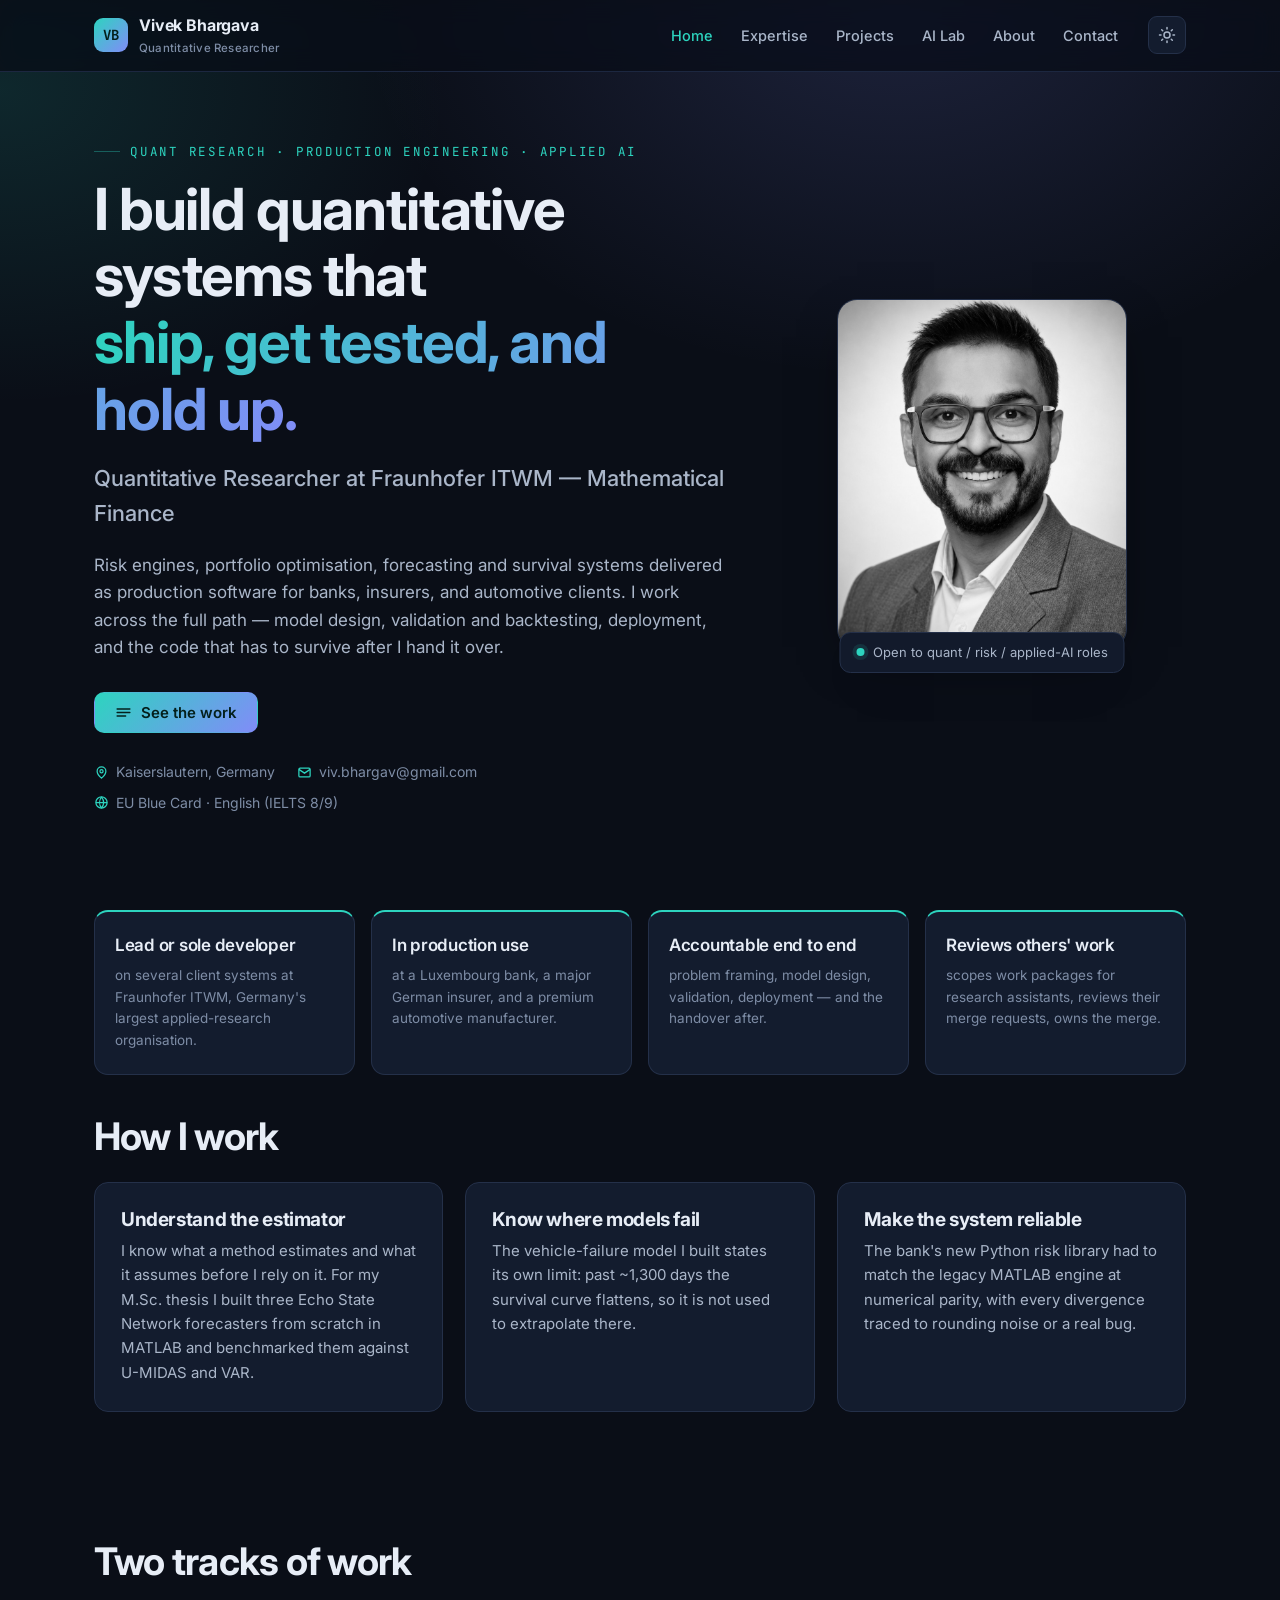
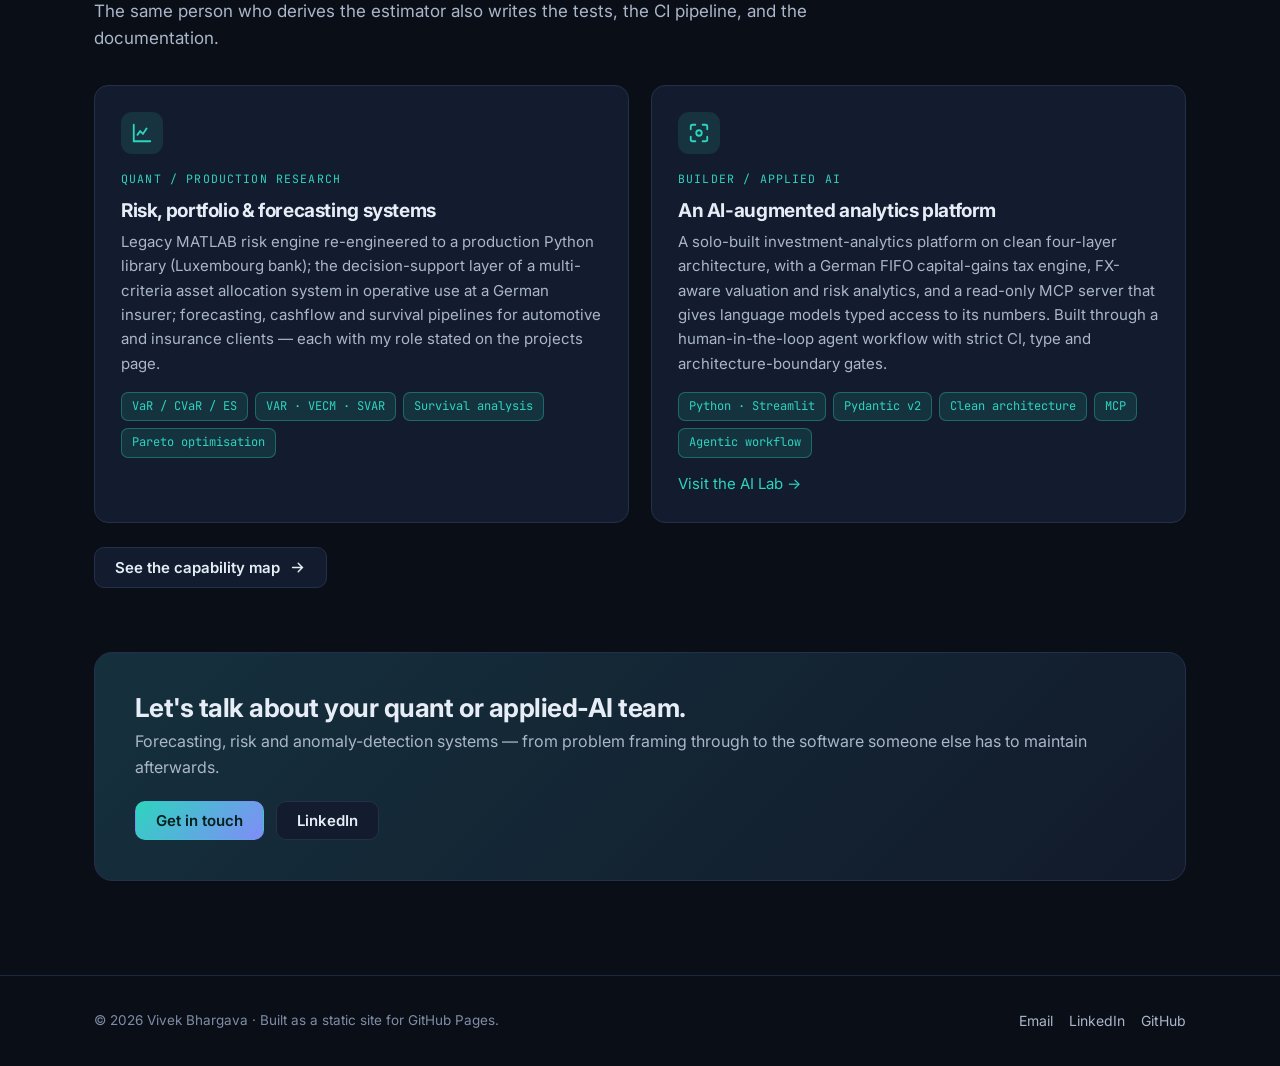
<file: index.html>
<!DOCTYPE html>
<html lang="en" data-theme="dark">
<head>
<meta charset="UTF-8" />
<meta name="viewport" content="width=device-width, initial-scale=1.0" />
<title>Vivek Bhargava — Quantitative Researcher</title>
<meta name="description" content="Vivek Bhargava — quantitative researcher at Fraunhofer ITWM. Production risk & portfolio systems, econometrics and ML built from the ground up, and AI-augmented software delivery." />
<link rel="preconnect" href="https://fonts.googleapis.com" />
<link rel="preconnect" href="https://fonts.gstatic.com" crossorigin />
<link href="https://fonts.googleapis.com/css2?family=Inter:wght@400;500;600;700&family=JetBrains+Mono:wght@400;500;700&display=swap" rel="stylesheet" />
<link rel="stylesheet" href="style.css" />
<script>(function(){try{var t=localStorage.getItem("vb-theme");if(t)document.documentElement.setAttribute("data-theme",t);}catch(e){}})();</script>
<style>
/* ---- Standing / credibility band ---- */
.creds{ display:grid; grid-template-columns:repeat(4,1fr); gap:16px; }
.cred{ background:var(--card); border:1px solid var(--border); border-radius:var(--radius); padding:22px 20px;
  border-top:2px solid var(--accent); transition:background var(--speed), border-color var(--speed); }
.cred:hover{ background:var(--card-hover); }
.cred .ct{ font-size:17px; font-weight:600; line-height:1.35; letter-spacing:-.015em; color:var(--text); }
.cred .cl{ color:var(--muted); font-size:13.5px; line-height:1.6; margin-top:8px; }
@media (max-width:940px){ .creds{ grid-template-columns:repeat(2,1fr); } }
@media (max-width:560px){ .creds{ grid-template-columns:1fr; } }

/* ---- Areas of expertise ---- */
.areas{ margin:0; display:grid; gap:0; border-top:1px solid var(--border); }
.areas .area{ display:grid; grid-template-columns:minmax(210px,1fr) 3fr; gap:10px 34px;
  padding:20px 4px; border-bottom:1px solid var(--border); align-items:baseline; }
.areas dt{ font-size:16px; font-weight:600; color:var(--text); letter-spacing:-.01em; margin:0; }
.areas dd{ margin:0; color:var(--text-dim); font-size:15.5px; line-height:1.65; }
.areas .area:hover dt{ color:var(--accent); }
.areas .area{ transition:background var(--speed); }
.areas .area:hover{ background:color-mix(in srgb, var(--accent-soft) 55%, transparent); }
@media (max-width:820px){
  .areas .area{ grid-template-columns:1fr; gap:7px; padding:18px 4px; }
  .areas dd{ font-size:15px; }
}
</style>
</head>
<body>

<!-- NAV -->
<header class="nav">
  <div class="nav-inner">
    <a class="brand" href="index.html">
      <span class="mark">VB</span>
      <span class="brand-text">Vivek Bhargava<small>Quantitative Researcher</small></span>
    </a>
    <nav class="nav-links" id="nav-links">
      <a href="index.html" class="active">Home</a>
      <a href="expertise.html">Expertise</a>
      <a href="projects.html">Projects</a>
      <a href="ailab.html">AI Lab</a>
      <a href="about.html">About</a>
      <a href="contact.html">Contact</a>
    </nav>
    <button class="icon-btn" id="theme-toggle" aria-label="Toggle light/dark">
      <svg class="theme-icon-light" viewBox="0 0 24 24" fill="none" stroke="currentColor" stroke-width="2" stroke-linecap="round"><circle cx="12" cy="12" r="4"/><path d="M12 2v2M12 20v2M4.9 4.9l1.4 1.4M17.7 17.7l1.4 1.4M2 12h2M20 12h2M4.9 19.1l1.4-1.4M17.7 6.3l1.4-1.4"/></svg>
      <svg class="theme-icon-dark" viewBox="0 0 24 24" fill="none" stroke="currentColor" stroke-width="2" stroke-linecap="round"><path d="M21 12.8A9 9 0 1 1 11.2 3a7 7 0 0 0 9.8 9.8z"/></svg>
    </button>
    <button class="icon-btn menu-toggle" id="menu-toggle" aria-label="Menu">
      <svg viewBox="0 0 24 24" fill="none" stroke="currentColor" stroke-width="2" stroke-linecap="round"><path d="M3 6h18M3 12h18M3 18h18"/></svg>
    </button>
  </div>
</header>

<!-- HERO -->
<section class="hero">
  <div class="wrap hero-grid">
    <div class="reveal">
      <p class="eyebrow">Quant research · production engineering · applied AI</p>
      <h1>I build quantitative systems that<br><span class="grad">ship, get tested, and hold up.</span></h1>
      <p class="role">Quantitative Researcher at Fraunhofer ITWM — Mathematical Finance</p>
      <p class="blurb">Risk engines, portfolio optimisation, forecasting and survival systems delivered as production software for banks, insurers, and automotive clients. I work across the full path — model design, validation and backtesting, deployment, and the code that has to survive after I hand it over.</p>
      <div class="hero-cta">
        <a class="btn btn-primary" href="projects.html">
          <svg viewBox="0 0 24 24" fill="none" stroke="currentColor" stroke-width="2" stroke-linecap="round"><path d="M3 7h18M3 12h18M3 17h12"/></svg>
          See the work
        </a>
      </div>
      <div class="hero-meta">
        <span><svg viewBox="0 0 24 24" fill="none" stroke="currentColor" stroke-width="2"><path d="M12 21s-7-5.7-7-11a7 7 0 0 1 14 0c0 5.3-7 11-7 11z"/><circle cx="12" cy="10" r="2.5"/></svg>Kaiserslautern, Germany</span>
        <span><svg viewBox="0 0 24 24" fill="none" stroke="currentColor" stroke-width="2"><rect x="3" y="5" width="18" height="14" rx="2"/><path d="M3 7l9 6 9-6"/></svg>viv.bhargav@gmail.com</span>
        <span><svg viewBox="0 0 24 24" fill="none" stroke="currentColor" stroke-width="2"><circle cx="12" cy="12" r="9"/><path d="M3 12h18M12 3a15 15 0 0 1 0 18M12 3a15 15 0 0 0 0 18"/></svg>EU Blue Card · English (IELTS 8/9)</span>
      </div>
    </div>
    <div class="portrait-wrap reveal">
      <img class="portrait" src="photo.jpg" alt="Vivek Bhargava"
           onerror="this.style.display='none';document.getElementById('pf').style.display='grid';" />
      <div class="portrait-fallback" id="pf" style="display:none;">VB</div>
      <div class="portrait-badge"><span class="dot"></span> Open to quant / risk / applied-AI roles</div>
    </div>
  </div>
</section>

<!-- STANDING -->
<section class="section-tight">
  <div class="wrap creds">
    <div class="cred reveal">
      <div class="ct">Lead or sole developer</div>
      <div class="cl">on several client systems at Fraunhofer ITWM, Germany's largest applied-research organisation.</div>
    </div>
    <div class="cred reveal">
      <div class="ct">In production use</div>
      <div class="cl">at a Luxembourg bank, a major German insurer, and a premium automotive manufacturer.</div>
    </div>
    <div class="cred reveal">
      <div class="ct">Accountable end to end</div>
      <div class="cl">problem framing, model design, validation, deployment — and the handover after.</div>
    </div>
    <div class="cred reveal">
      <div class="ct">Reviews others' work</div>
      <div class="cl">scopes work packages for research assistants, reviews their merge requests, owns the merge.</div>
    </div>
  </div>
</section>

<!-- HOW I WORK -->
<section style="padding-top:0;">
  <div class="wrap">
    <div class="reveal"><h2 class="section-title">How I work</h2></div>
    <div class="grid-3" style="margin-top:24px;">
      <div class="card reveal">
        <h3>Understand the estimator</h3>
        <p>I know what a method estimates and what it assumes before I rely on it. For my M.Sc. thesis I built three Echo State Network forecasters from scratch in MATLAB and benchmarked them against U-MIDAS and VAR.</p>
      </div>
      <div class="card reveal">
        <h3>Know where models fail</h3>
        <p>The vehicle-failure model I built states its own limit: past ~1,300 days the survival curve flattens, so it is not used to extrapolate there.</p>
      </div>
      <div class="card reveal">
        <h3>Make the system reliable</h3>
        <p>The bank's new Python risk library had to match the legacy MATLAB engine at numerical parity, with every divergence traced to rounding noise or a real bug.</p>
      </div>
    </div>
  </div>
</section>

<!-- TWO TRACKS -->
<section>
  <div class="wrap">
    <div class="reveal">
      <h2 class="section-title">Two tracks of work</h2>
      <p class="section-lead">The same person who derives the estimator also writes the tests, the CI pipeline, and the documentation.</p>
    </div>
    <div class="grid-2" style="margin-top:32px;">
      <div class="card reveal">
        <div class="card-icon"><svg viewBox="0 0 24 24" fill="none" stroke="currentColor" stroke-width="2" stroke-linecap="round"><path d="M3 3v18h18"/><path d="M7 14l3-4 3 3 4-6"/></svg></div>
        <div class="kicker">Quant / production research</div>
        <h3>Risk, portfolio & forecasting systems</h3>
        <p>Legacy MATLAB risk engine re-engineered to a production Python library (Luxembourg bank); the decision-support layer of a multi-criteria asset allocation system in operative use at a German insurer; forecasting, cashflow and survival pipelines for automotive and insurance clients — each with my role stated on the projects page.</p>
        <div class="tags">
          <span class="tag">VaR / CVaR / ES</span><span class="tag">VAR · VECM · SVAR</span><span class="tag">Survival analysis</span><span class="tag">Pareto optimisation</span>
        </div>
      </div>
      <div class="card reveal">
        <div class="card-icon"><svg viewBox="0 0 24 24" fill="none" stroke="currentColor" stroke-width="2" stroke-linecap="round"><path d="M8 3H5a2 2 0 0 0-2 2v3M16 3h3a2 2 0 0 1 2 2v3M8 21H5a2 2 0 0 1-2-2v-3M16 21h3a2 2 0 0 0 2-2v-3"/><circle cx="12" cy="12" r="3"/></svg></div>
        <div class="kicker">Builder / applied AI</div>
        <h3>An AI-augmented analytics platform</h3>
        <p>A solo-built investment-analytics platform on clean four-layer architecture, with a German FIFO capital-gains tax engine, FX-aware valuation and risk analytics, and a read-only MCP server that gives language models typed access to its numbers. Built through a human-in-the-loop agent workflow with strict CI, type and architecture-boundary gates.</p>
        <div class="tags">
          <span class="tag">Python · Streamlit</span><span class="tag">Pydantic v2</span><span class="tag">Clean architecture</span><span class="tag">MCP</span><span class="tag">Agentic workflow</span>
        </div>
        <p style="margin-top:14px;"><a href="ailab.html">Visit the AI Lab &rarr;</a></p>
      </div>
    </div>
    <div class="reveal" style="margin-top:24px;">
      <a class="btn btn-ghost" href="expertise.html">See the capability map
        <svg viewBox="0 0 24 24" fill="none" stroke="currentColor" stroke-width="2" stroke-linecap="round"><path d="M5 12h14M13 6l6 6-6 6"/></svg>
      </a>
    </div>
  </div>
</section>

<!-- CTA BAND -->
<section style="padding-top:0;">
  <div class="wrap">
    <div class="cta-band reveal">
      <div>
        <h2>Let's talk about your quant or applied-AI team.</h2>
        <p>Forecasting, risk and anomaly-detection systems — from problem framing through to the software someone else has to maintain afterwards.</p>
      </div>
      <div style="display:flex;gap:12px;flex-wrap:wrap;">
        <a class="btn btn-primary" href="contact.html">Get in touch</a>
        <a class="btn btn-ghost" href="https://www.linkedin.com/in/vivek-bhargava-431b4561" target="_blank" rel="noopener">LinkedIn</a>
      </div>
    </div>
  </div>
</section>

<!-- FOOTER -->
<footer class="footer">
  <div class="wrap footer-inner">
    <span class="muted">© <span id="yr"></span> Vivek Bhargava · Built as a static site for GitHub Pages.</span>
    <div class="footer-links">
      <a href="mailto:viv.bhargav@gmail.com">Email</a>
      <a href="https://www.linkedin.com/in/vivek-bhargava-431b4561" target="_blank" rel="noopener">LinkedIn</a>
      <a href="https://github.com/vivekbhargava23" target="_blank" rel="noopener">GitHub</a>
    </div>
  </div>
</footer>

<script>document.getElementById("yr").textContent=new Date().getFullYear();</script>
<script src="main.js"></script>
</body>
</html>
</file>
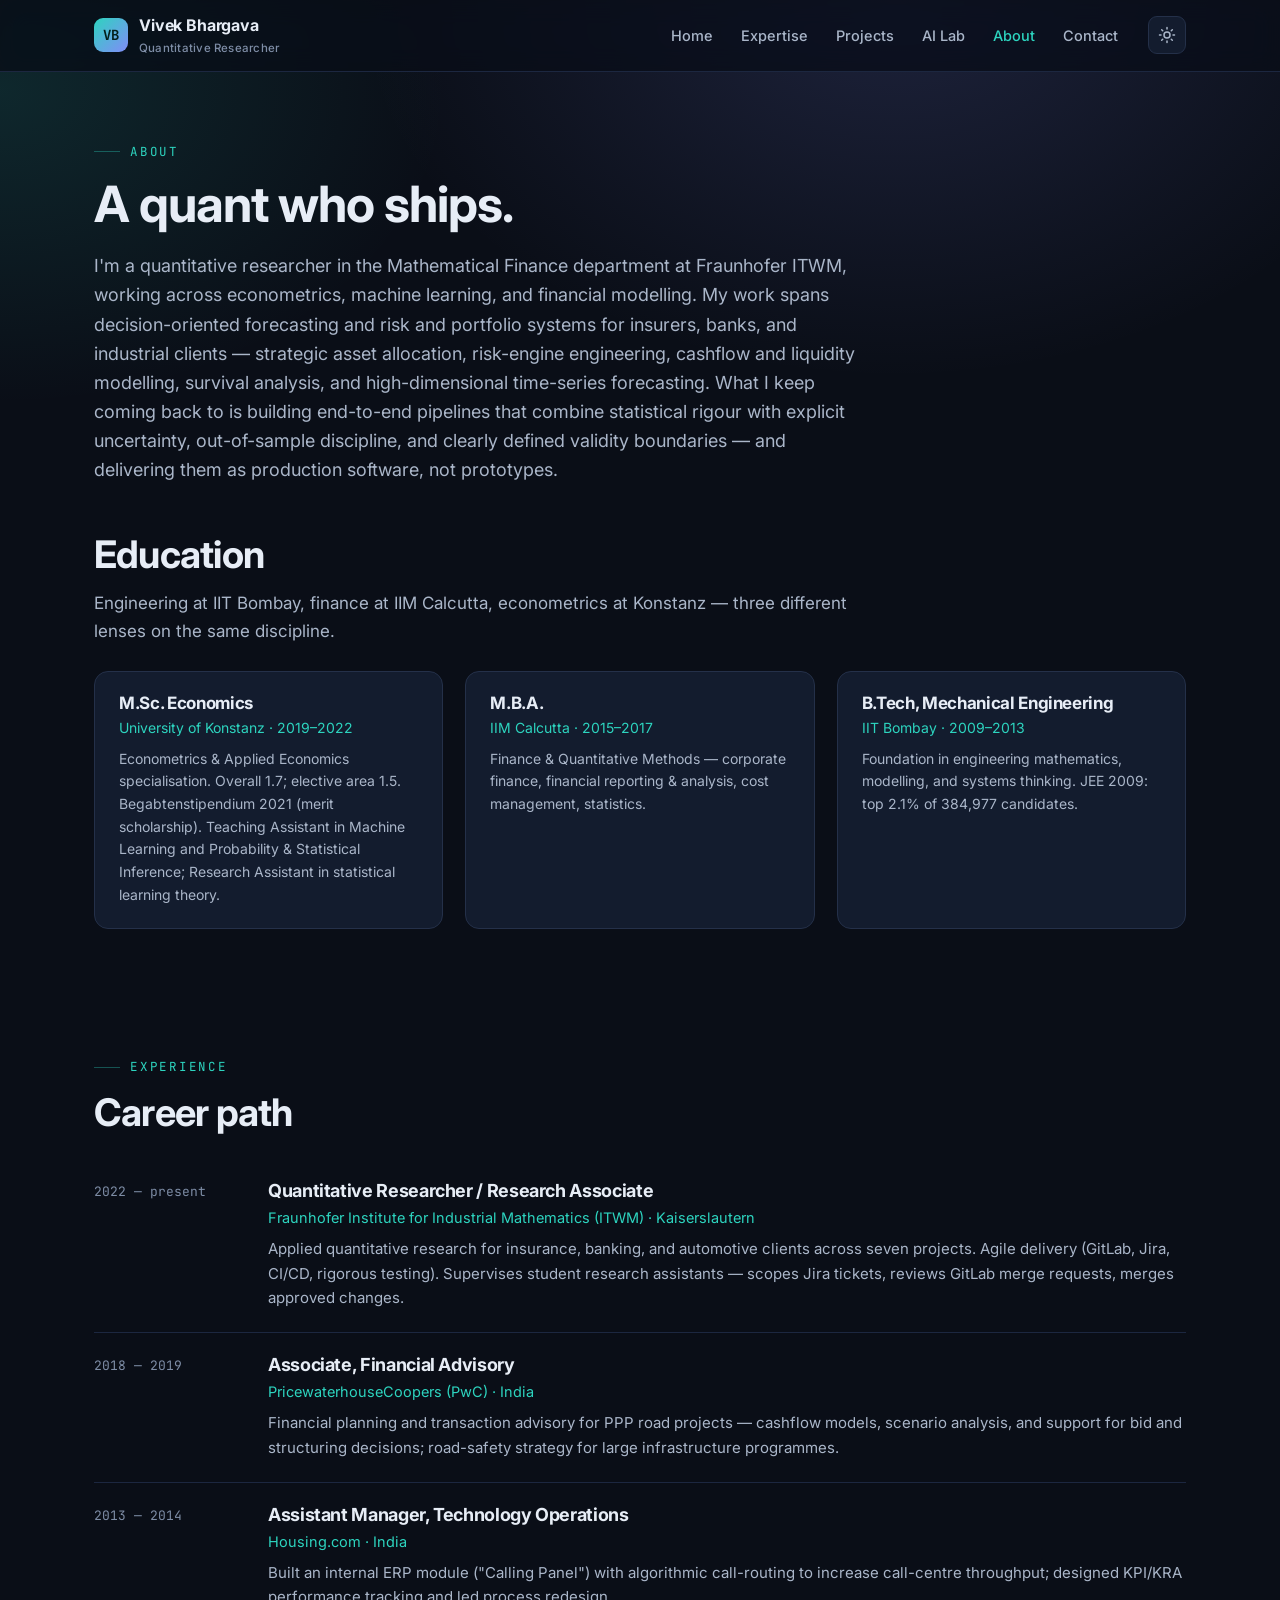
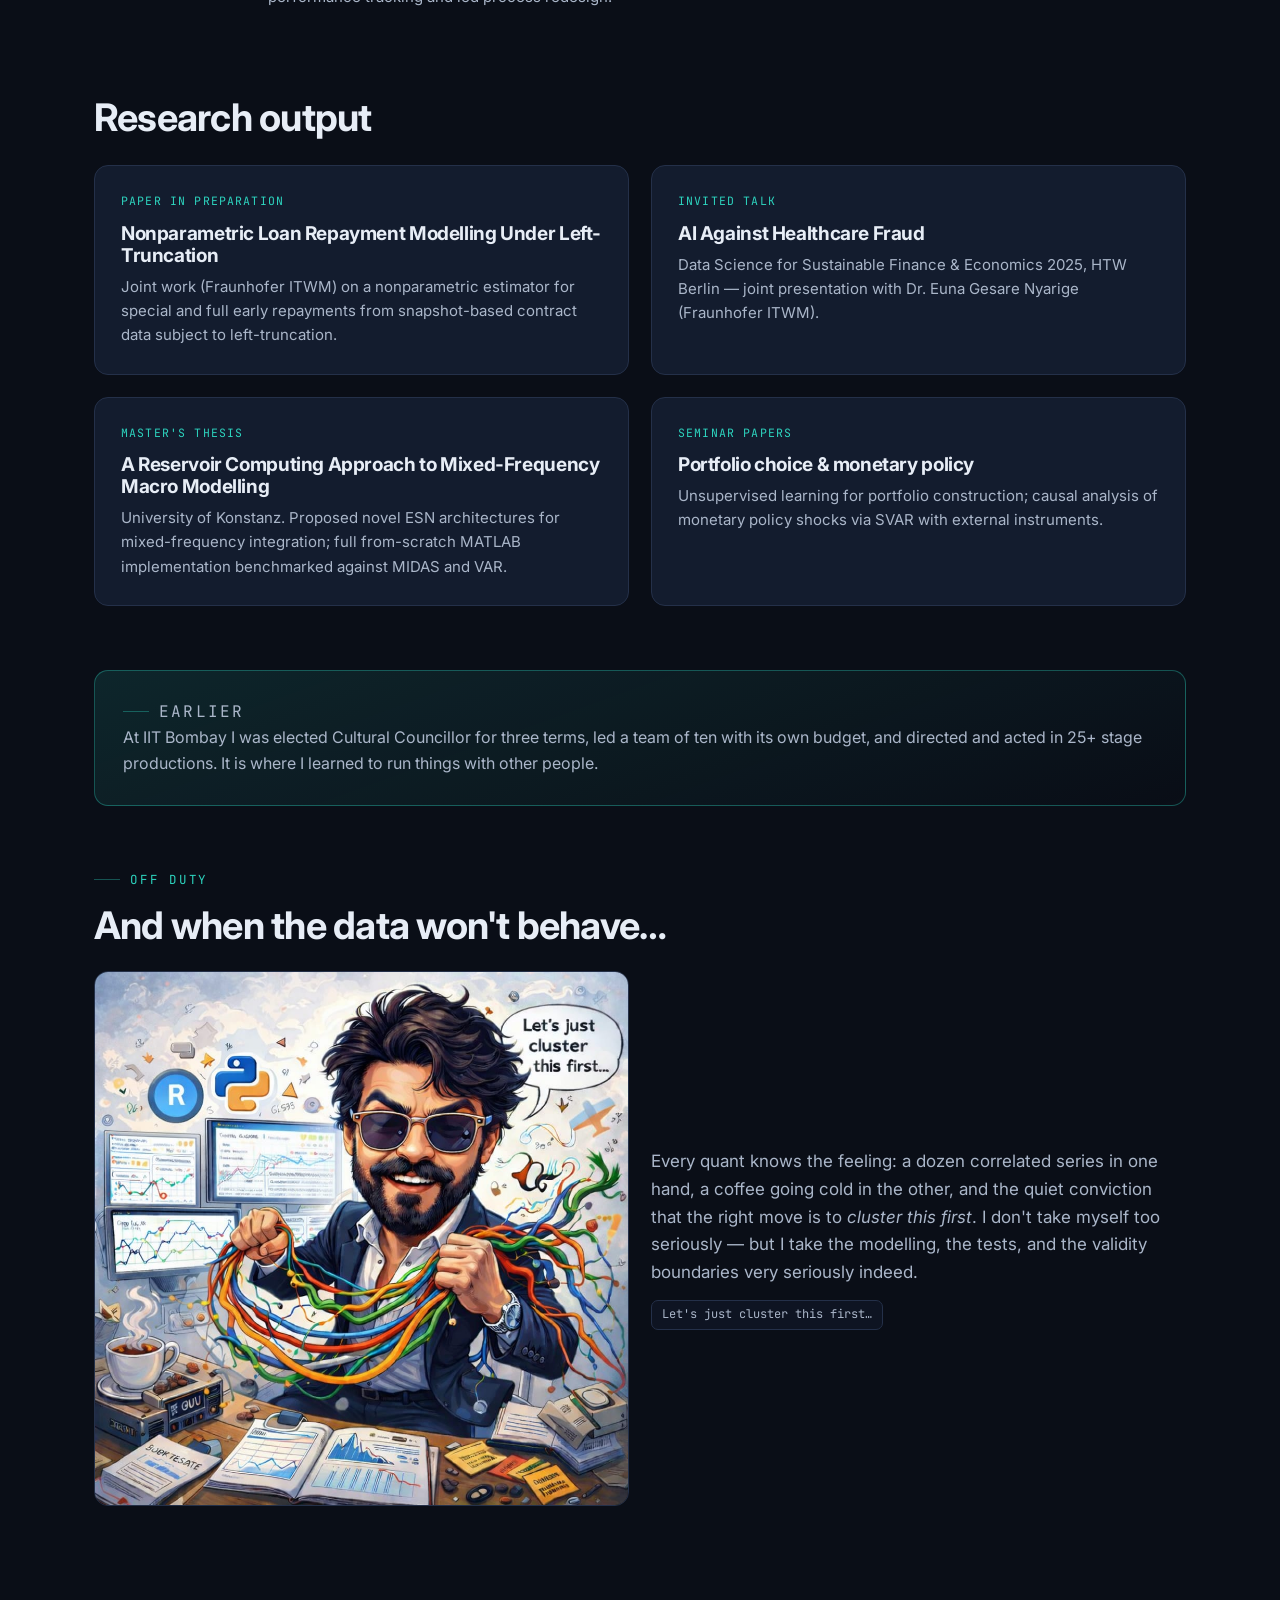
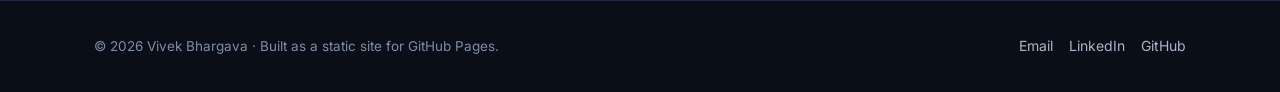
<file: about.html>
<!DOCTYPE html>
<html lang="en" data-theme="dark">
<head>
<meta charset="UTF-8" />
<meta name="viewport" content="width=device-width, initial-scale=1.0" />
<title>About — Vivek Bhargava</title>
<meta name="description" content="Background, education, experience, and research output of Vivek Bhargava — quantitative researcher at Fraunhofer ITWM." />
<link rel="preconnect" href="https://fonts.googleapis.com" />
<link rel="preconnect" href="https://fonts.gstatic.com" crossorigin />
<link href="https://fonts.googleapis.com/css2?family=Inter:wght@400;500;600;700&family=JetBrains+Mono:wght@400;500;700&display=swap" rel="stylesheet" />
<link rel="stylesheet" href="style.css" />
<script>(function(){try{var t=localStorage.getItem("vb-theme");if(t)document.documentElement.setAttribute("data-theme",t);}catch(e){}})();</script>
</head>
<body>

<header class="nav">
  <div class="nav-inner">
    <a class="brand" href="index.html"><span class="mark">VB</span><span class="brand-text">Vivek Bhargava<small>Quantitative Researcher</small></span></a>
    <nav class="nav-links" id="nav-links">
      <a href="index.html">Home</a>
      <a href="expertise.html">Expertise</a>
      <a href="projects.html">Projects</a>
      <a href="ailab.html">AI Lab</a>
      <a href="about.html" class="active">About</a>
      <a href="contact.html">Contact</a>
    </nav>
    <button class="icon-btn" id="theme-toggle" aria-label="Toggle light/dark">
      <svg class="theme-icon-light" viewBox="0 0 24 24" fill="none" stroke="currentColor" stroke-width="2" stroke-linecap="round"><circle cx="12" cy="12" r="4"/><path d="M12 2v2M12 20v2M4.9 4.9l1.4 1.4M17.7 17.7l1.4 1.4M2 12h2M20 12h2M4.9 19.1l1.4-1.4M17.7 6.3l1.4-1.4"/></svg>
      <svg class="theme-icon-dark" viewBox="0 0 24 24" fill="none" stroke="currentColor" stroke-width="2" stroke-linecap="round"><path d="M21 12.8A9 9 0 1 1 11.2 3a7 7 0 0 0 9.8 9.8z"/></svg>
    </button>
    <button class="icon-btn menu-toggle" id="menu-toggle" aria-label="Menu"><svg viewBox="0 0 24 24" fill="none" stroke="currentColor" stroke-width="2" stroke-linecap="round"><path d="M3 6h18M3 12h18M3 18h18"/></svg></button>
  </div>
</header>

<section class="hero" style="padding-bottom:24px;">
  <div class="wrap reveal">
    <p class="eyebrow">About</p>
    <h1 style="font-size:clamp(30px,4.6vw,50px);">A quant who ships.</h1>
    <p class="section-lead" style="margin-top:18px;font-size:18px;">
      I'm a quantitative researcher in the Mathematical Finance department at Fraunhofer ITWM, working across econometrics, machine learning, and financial modelling. My work spans decision-oriented forecasting and risk and portfolio systems for insurers, banks, and industrial clients — strategic asset allocation, risk-engine engineering, cashflow and liquidity modelling, survival analysis, and high-dimensional time-series forecasting. What I keep coming back to is building end-to-end pipelines that combine statistical rigour with explicit uncertainty, out-of-sample discipline, and clearly defined validity boundaries — and delivering them as production software, not prototypes.
    </p>
  </div>
</section>

<!-- EDUCATION -->
<section style="padding-top:18px;">
  <div class="wrap">
    <div class="reveal"><h2 class="section-title">Education</h2>
      <p class="section-lead">Engineering at IIT Bombay, finance at IIM Calcutta, econometrics at Konstanz — three different lenses on the same discipline.</p></div>
    <div class="grid-3" style="margin-top:26px;">
      <div class="edu-card reveal">
        <h3>M.Sc. Economics</h3>
        <div class="where">University of Konstanz · 2019–2022</div>
        <div class="det">Econometrics &amp; Applied Economics specialisation. Overall 1.7; elective area 1.5. Begabtenstipendium 2021 (merit scholarship). Teaching Assistant in Machine Learning and Probability &amp; Statistical Inference; Research Assistant in statistical learning theory.</div>
      </div>
      <div class="edu-card reveal">
        <h3>M.B.A.</h3>
        <div class="where">IIM Calcutta · 2015–2017</div>
        <div class="det">Finance &amp; Quantitative Methods — corporate finance, financial reporting &amp; analysis, cost management, statistics.</div>
      </div>
      <div class="edu-card reveal">
        <h3>B.Tech, Mechanical Engineering</h3>
        <div class="where">IIT Bombay · 2009–2013</div>
        <div class="det">Foundation in engineering mathematics, modelling, and systems thinking. JEE 2009: top 2.1% of 384,977 candidates.</div>
      </div>
    </div>
  </div>
</section>

<!-- EXPERIENCE TIMELINE -->
<section>
  <div class="wrap">
    <div class="reveal"><p class="eyebrow">Experience</p><h2 class="section-title">Career path</h2></div>
    <div class="timeline" style="margin-top:24px;">
      <div class="tl-item reveal">
        <div class="tl-date">2022 — present</div>
        <div>
          <h3>Quantitative Researcher / Research Associate</h3>
          <div class="org">Fraunhofer Institute for Industrial Mathematics (ITWM) · Kaiserslautern</div>
          <p>Applied quantitative research for insurance, banking, and automotive clients across seven projects. Agile delivery (GitLab, Jira, CI/CD, rigorous testing). Supervises student research assistants — scopes Jira tickets, reviews GitLab merge requests, merges approved changes.</p>
        </div>
      </div>
      <div class="tl-item reveal">
        <div class="tl-date">2018 — 2019</div>
        <div>
          <h3>Associate, Financial Advisory</h3>
          <div class="org">PricewaterhouseCoopers (PwC) · India</div>
          <p>Financial planning and transaction advisory for PPP road projects — cashflow models, scenario analysis, and support for bid and structuring decisions; road-safety strategy for large infrastructure programmes.</p>
        </div>
      </div>
      <div class="tl-item reveal">
        <div class="tl-date">2013 — 2014</div>
        <div>
          <h3>Assistant Manager, Technology Operations</h3>
          <div class="org">Housing.com · India</div>
          <p>Built an internal ERP module ("Calling Panel") with algorithmic call-routing to increase call-centre throughput; designed KPI/KRA performance tracking and led process redesign.</p>
        </div>
      </div>
    </div>
  </div>
</section>

<!-- RESEARCH OUTPUT -->
<section style="padding-top:0;">
  <div class="wrap">
    <div class="reveal"><h2 class="section-title">Research output</h2></div>
    <div class="grid-2" style="margin-top:26px;">
      <div class="card reveal">
        <div class="kicker">Paper in preparation</div>
        <h3>Nonparametric Loan Repayment Modelling Under Left-Truncation</h3>
        <p>Joint work (Fraunhofer ITWM) on a nonparametric estimator for special and full early repayments from snapshot-based contract data subject to left-truncation.</p>
      </div>
      <div class="card reveal">
        <div class="kicker">Invited talk</div>
        <h3>AI Against Healthcare Fraud</h3>
        <p>Data Science for Sustainable Finance &amp; Economics 2025, HTW Berlin — joint presentation with Dr. Euna Gesare Nyarige (Fraunhofer ITWM).</p>
      </div>
      <div class="card reveal">
        <div class="kicker">Master's thesis</div>
        <h3>A Reservoir Computing Approach to Mixed-Frequency Macro Modelling</h3>
        <p>University of Konstanz. Proposed novel ESN architectures for mixed-frequency integration; full from-scratch MATLAB implementation benchmarked against MIDAS and VAR.</p>
      </div>
      <div class="card reveal">
        <div class="kicker">Seminar papers</div>
        <h3>Portfolio choice &amp; monetary policy</h3>
        <p>Unsupervised learning for portfolio construction; causal analysis of monetary policy shocks via SVAR with external instruments.</p>
      </div>
    </div>
  </div>
</section>

<!-- LEADERSHIP -->
<section style="padding-top:0;">
  <div class="wrap">
    <div class="callout reveal">
      <p class="eyebrow">Earlier</p>
      <p>At IIT Bombay I was elected Cultural Councillor for three terms, led a team of ten with its own budget, and directed and acted in 25+ stage productions. It is where I learned to run things with other people.</p>
    </div>
  </div>
</section>

<!-- OFF DUTY -->
<section style="padding-top:0;">
  <div class="wrap">
    <div class="reveal"><p class="eyebrow">Off duty</p><h2 class="section-title">And when the data won't behave…</h2></div>
    <div class="grid-2" style="margin-top:24px;align-items:center;">
      <div class="reveal" style="border:1px solid var(--border);border-radius:var(--radius);overflow:hidden;background:var(--card);">
        <img src="caricature.jpg" alt="Caricature of Vivek untangling a knot of correlated time series" style="display:block;width:100%;height:auto;" />
      </div>
      <div class="reveal">
        <p class="section-lead" style="font-size:17px;">Every quant knows the feeling: a dozen correlated series in one hand, a coffee going cold in the other, and the quiet conviction that the right move is to <em>cluster this first</em>. I don't take myself too seriously — but I take the modelling, the tests, and the validity boundaries very seriously indeed.</p>
        <div class="tags" style="margin-top:14px;">
          <span class="tag neutral">Let's just cluster this first…</span>
        </div>
      </div>
    </div>
  </div>
</section>

<footer class="footer">
  <div class="wrap footer-inner">
    <span class="muted">© <span id="yr"></span> Vivek Bhargava · Built as a static site for GitHub Pages.</span>
    <div class="footer-links">
      <a href="mailto:viv.bhargav@gmail.com">Email</a>
      <a href="https://www.linkedin.com/in/vivek-bhargava-431b4561" target="_blank" rel="noopener">LinkedIn</a>
      <a href="https://github.com/vivekbhargava23" target="_blank" rel="noopener">GitHub</a>
    </div>
  </div>
</footer>
<script>document.getElementById("yr").textContent=new Date().getFullYear();</script>
<script src="main.js"></script>
</body>
</html>
</file>
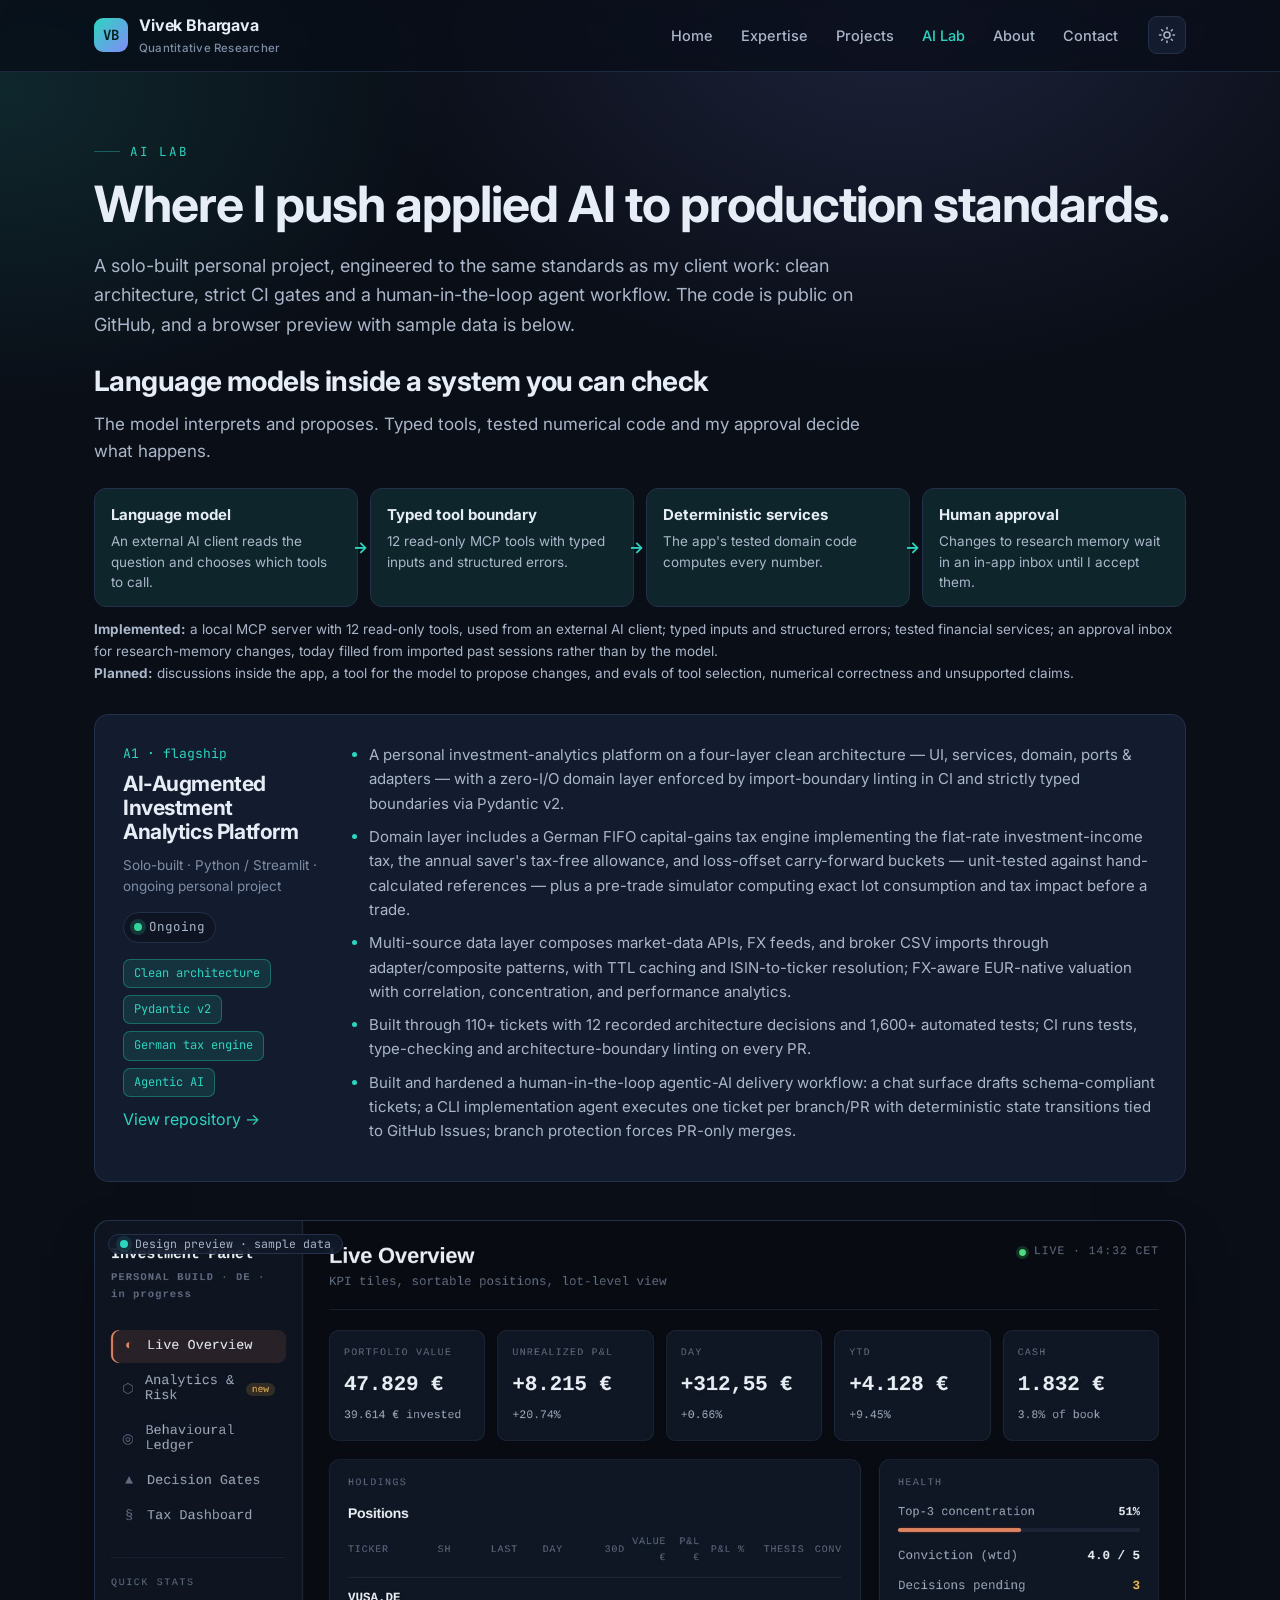
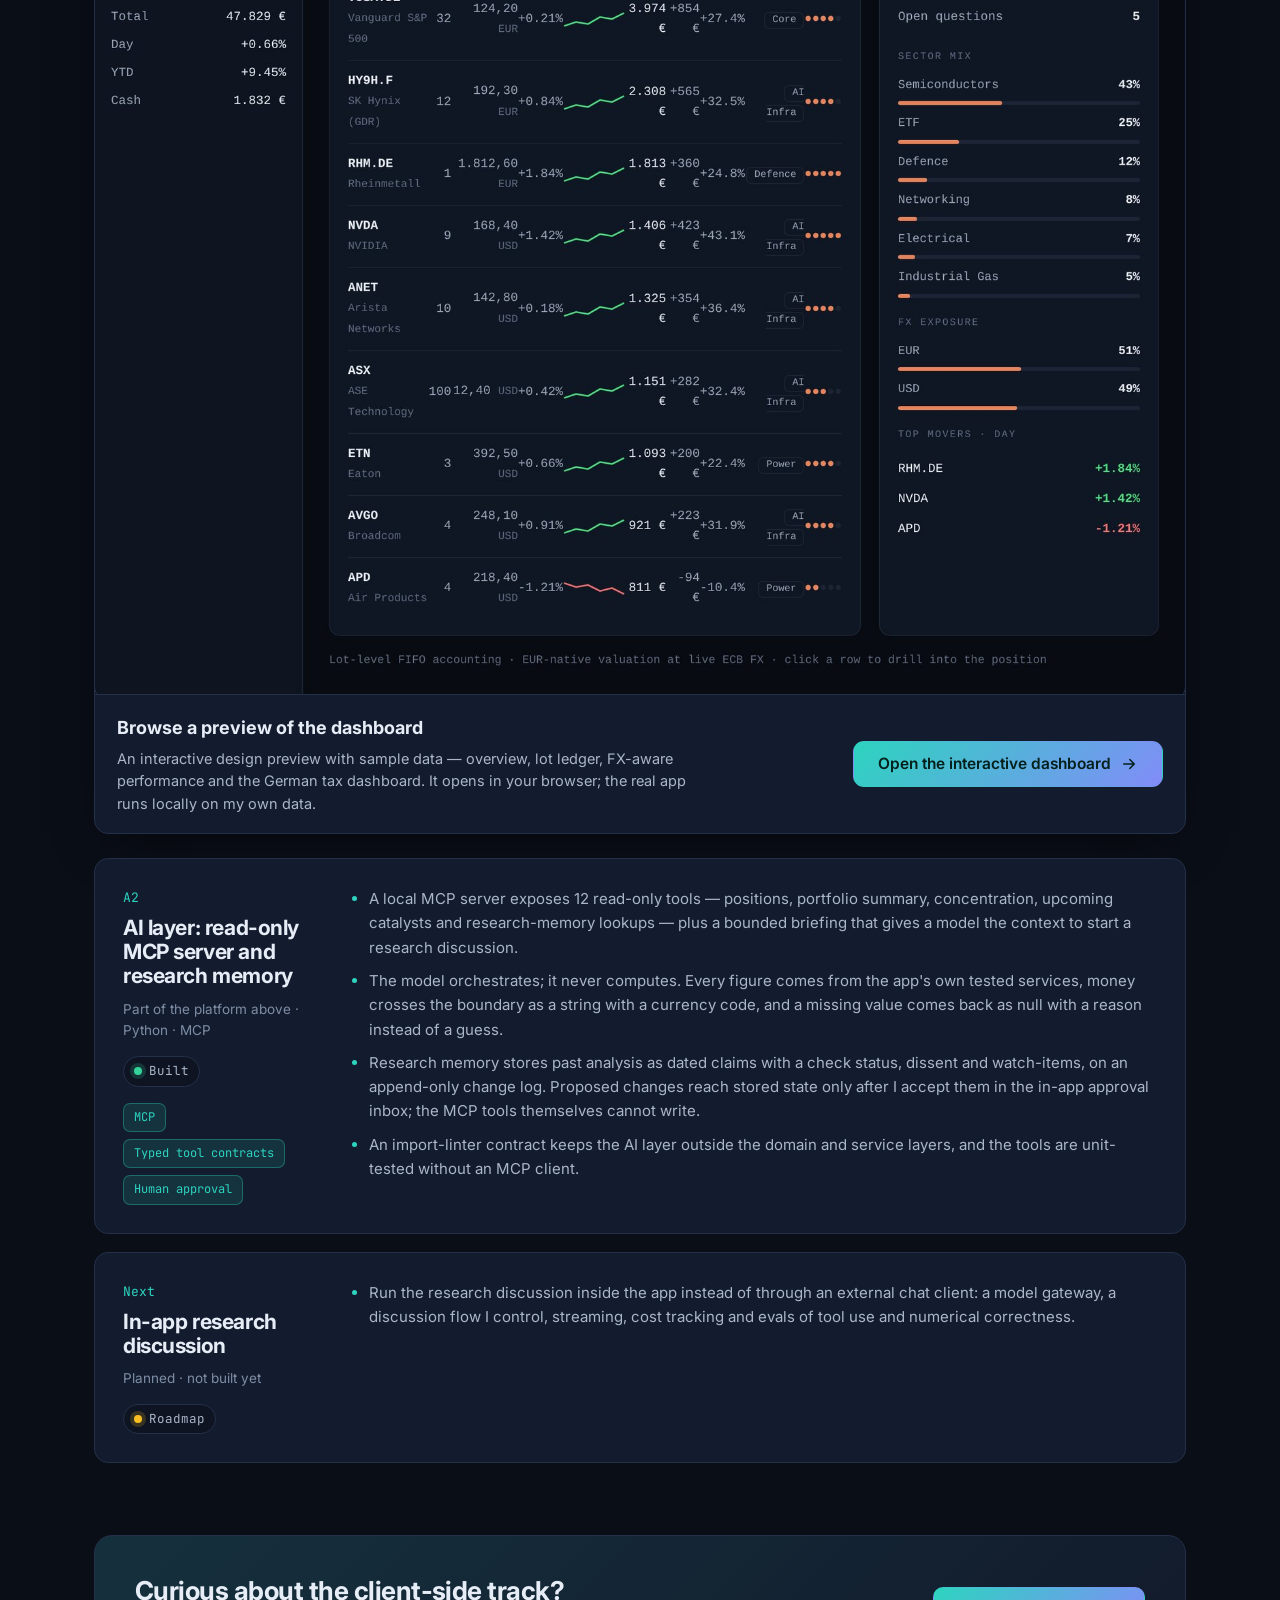
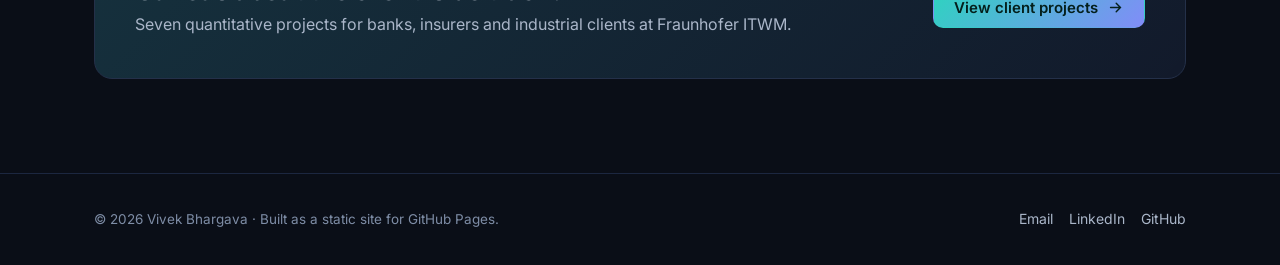
<file: ailab.html>
<!DOCTYPE html>
<html lang="en" data-theme="dark">
<head>
<meta charset="UTF-8" />
<meta name="viewport" content="width=device-width, initial-scale=1.0" />
<title>AI Lab — Vivek Bhargava</title>
<meta name="description" content="Vivek Bhargava's AI Lab — a solo-built investment-analytics platform with a read-only MCP layer, built through a human-in-the-loop agent workflow." />
<link rel="preconnect" href="https://fonts.googleapis.com" />
<link rel="preconnect" href="https://fonts.gstatic.com" crossorigin />
<link href="https://fonts.googleapis.com/css2?family=Inter:wght@400;500;600;700&family=JetBrains+Mono:wght@400;500;700&display=swap" rel="stylesheet" />
<link rel="stylesheet" href="style.css" />
<script>(function(){try{var t=localStorage.getItem("vb-theme");if(t)document.documentElement.setAttribute("data-theme",t);}catch(e){}})();</script>
<style>
.flow{ display:grid; grid-template-columns:repeat(4,minmax(0,1fr)); gap:12px; margin-top:22px; }
.flow .st{ position:relative; border:1px solid var(--border); border-radius:12px; padding:14px 16px; background:var(--accent-soft); }
.flow .st h4{ margin:0 0 4px; font-size:15px; }
.flow .st p{ margin:0; font-size:13.5px; line-height:1.5; color:var(--text-dim); }
.flow .st:not(:last-child)::after{ content:"→"; position:absolute; right:-11px; top:50%; transform:translateY(-50%); color:var(--accent); font-weight:700; }
.flow-note{ font-size:13.5px; color:var(--text-dim); margin-top:12px; }
@media (max-width:760px){ .flow{ grid-template-columns:minmax(0,1fr); } .flow .st:not(:last-child)::after{ content:"↓"; right:auto; left:50%; top:auto; bottom:-17px; transform:translateX(-50%); } }
/* ---- Dashboard live-preview showcase ---- */
.dash-preview{ margin:20px 0 6px; border:1px solid var(--border); border-radius:var(--radius); background:var(--card); overflow:hidden; box-shadow:var(--shadow); }
.dash-shot{ position:relative; display:block; line-height:0; border-bottom:1px solid var(--border); }
.dash-shot img{ width:100%; height:auto; display:block; }
.dash-shot::after{ content:""; position:absolute; inset:0; background:linear-gradient(180deg, transparent 60%, rgba(7,11,20,.45)); opacity:0; transition:opacity var(--speed); pointer-events:none; }
.dash-shot:hover::after{ opacity:1; }
.dash-shot-tag{ position:absolute; top:13px; left:13px; display:inline-flex; align-items:center; gap:7px; font-family:var(--font-mono); font-size:11.5px; color:var(--text-dim); background:color-mix(in srgb, var(--panel) 82%, transparent); border:1px solid var(--border); padding:5px 11px; border-radius:20px; backdrop-filter:blur(6px); }
.dash-shot-open{ position:absolute; right:14px; bottom:14px; display:inline-flex; align-items:center; gap:7px; font-size:13px; font-weight:600; color:#04201c; background:linear-gradient(135deg,var(--accent),var(--accent-2)); padding:8px 14px; border-radius:9px; opacity:0; transform:translateY(7px); transition:opacity var(--speed), transform var(--speed); }
.dash-shot:hover .dash-shot-open{ opacity:1; transform:none; }
.dash-shot-open svg{ width:15px; height:15px; }
:root[data-theme="light"] .dash-shot-open{ color:#fff; }
.dash-cta{ display:flex; align-items:center; justify-content:space-between; gap:20px 28px; padding:18px 22px; flex-wrap:wrap; }
.dash-cta-text{ flex:1 1 320px; }
.dash-cta h4{ font-size:18px; margin:0 0 6px; }
.dash-cta p{ color:var(--text-dim); font-size:14.5px; line-height:1.55; margin:0; max-width:64ch; }
.btn-lg{ font-size:15.5px; padding:13px 24px; border-radius:11px; white-space:nowrap; }
.btn-lg svg{ width:18px; height:18px; }
@media (max-width:640px){
  .dash-cta{ flex-direction:column; align-items:flex-start; }
  .btn-lg{ width:100%; justify-content:center; }
  .dash-shot-open{ display:none; }
}
/* ---- Signature feature: highlighted multi-agent persona block ---- */
.dash-feature{ position:relative; border:1.5px solid transparent;
  background:linear-gradient(var(--card),var(--card)) padding-box,
            linear-gradient(135deg,var(--accent),var(--accent-2)) border-box;
  box-shadow:0 0 0 1px var(--accent-soft), 0 26px 64px -30px rgba(0,0,0,.75); }
.dash-feature::before{ content:""; position:absolute; inset:0; border-radius:inherit;
  background:radial-gradient(78% 120% at 50% -12%, var(--accent-soft), transparent 62%); pointer-events:none; z-index:0; }
.dash-feature > *{ position:relative; z-index:1; }
.dash-feature-head{ padding:22px 24px 6px; }
.dash-feature-head .eyebrow{ margin-bottom:11px; }
.dash-feature-head .eyebrow .star{ width:14px; height:14px; vertical-align:-2px; }
.dash-feature-head h4{ font-size:22px; margin:0 0 9px; letter-spacing:-.02em; }
.dash-feature-head p{ color:var(--text-dim); font-size:15px; line-height:1.62; margin:0; max-width:78ch; }
.dash-feature .dash-shot{ border-top:1px solid var(--border); margin-top:16px; }
.dash-feature .personas{ display:flex; flex-wrap:wrap; gap:7px; margin:14px 0 2px; }
.dash-feature .persona{ font-family:var(--font-mono); font-size:11.5px; color:var(--text-dim);
  background:var(--accent-soft); border:1px solid var(--accent-line); padding:4px 10px; border-radius:20px; }
</style>
</head>
<body>

<header class="nav">
  <div class="nav-inner">
    <a class="brand" href="index.html"><span class="mark">VB</span><span class="brand-text">Vivek Bhargava<small>Quantitative Researcher</small></span></a>
    <nav class="nav-links" id="nav-links">
      <a href="index.html">Home</a>
      <a href="expertise.html">Expertise</a>
      <a href="projects.html">Projects</a>
      <a href="ailab.html" class="active">AI Lab</a>
      <a href="about.html">About</a>
      <a href="contact.html">Contact</a>
    </nav>
    <button class="icon-btn" id="theme-toggle" aria-label="Toggle light/dark">
      <svg class="theme-icon-light" viewBox="0 0 24 24" fill="none" stroke="currentColor" stroke-width="2" stroke-linecap="round"><circle cx="12" cy="12" r="4"/><path d="M12 2v2M12 20v2M4.9 4.9l1.4 1.4M17.7 17.7l1.4 1.4M2 12h2M20 12h2M4.9 19.1l1.4-1.4M17.7 6.3l1.4-1.4"/></svg>
      <svg class="theme-icon-dark" viewBox="0 0 24 24" fill="none" stroke="currentColor" stroke-width="2" stroke-linecap="round"><path d="M21 12.8A9 9 0 1 1 11.2 3a7 7 0 0 0 9.8 9.8z"/></svg>
    </button>
    <button class="icon-btn menu-toggle" id="menu-toggle" aria-label="Menu"><svg viewBox="0 0 24 24" fill="none" stroke="currentColor" stroke-width="2" stroke-linecap="round"><path d="M3 6h18M3 12h18M3 18h18"/></svg></button>
  </div>
</header>

<section class="hero" style="padding-bottom:20px;">
  <div class="wrap reveal">
    <p class="eyebrow">AI Lab</p>
    <h1 style="font-size:clamp(30px,4.6vw,50px);">Where I push applied AI to production standards.</h1>
    <p class="section-lead" style="margin-top:18px;font-size:18px;">A solo-built personal project, engineered to the same standards as my client work: clean architecture, strict CI gates and a human-in-the-loop agent workflow. The code is public on GitHub, and a browser preview with sample data is below.</p>
  </div>
</section>

<section style="padding-top:0;padding-bottom:10px;">
  <div class="wrap reveal">
    <h2 class="section-title" style="font-size:clamp(22px,2.6vw,28px);">Language models inside a system you can check</h2>
    <p class="section-lead">The model interprets and proposes. Typed tools, tested numerical code and my approval decide what happens.</p>
    <div class="flow" role="list">
      <div class="st" role="listitem"><h4>Language model</h4><p>An external AI client reads the question and chooses which tools to call.</p></div>
      <div class="st" role="listitem"><h4>Typed tool boundary</h4><p>12 read-only MCP tools with typed inputs and structured errors.</p></div>
      <div class="st" role="listitem"><h4>Deterministic services</h4><p>The app's tested domain code computes every number.</p></div>
      <div class="st" role="listitem"><h4>Human approval</h4><p>Changes to research memory wait in an in-app inbox until I accept them.</p></div>
    </div>
    <p class="flow-note"><strong>Implemented:</strong> a local MCP server with 12 read-only tools, used from an external AI client; typed inputs and structured errors; tested financial services; an approval inbox for research-memory changes, today filled from imported past sessions rather than by the model.<br><strong>Planned:</strong> discussions inside the app, a tool for the model to propose changes, and evals of tool selection, numerical correctness and unsupported claims.</p>
  </div>
</section>

<section style="padding-top:6px;">
  <div class="wrap">

    <div style="display:grid;gap:18px;">

      <div class="project reveal">
        <div class="meta-col">
          <div class="pnum">A1 · flagship</div>
          <h3>AI-Augmented Investment Analytics Platform</h3>
          <div class="ctx">Solo-built · Python / Streamlit · ongoing personal project</div>
          <span class="status-chip live"><span class="dot"></span>Ongoing</span>
          <div class="tags"><span class="tag">Clean architecture</span><span class="tag">Pydantic v2</span><span class="tag">German tax engine</span><span class="tag">Agentic AI</span></div>
          <p style="margin-top:10px;"><a href="https://github.com/vivekbhargava23/Investment-Dashboard-2" target="_blank" rel="noopener">View repository →</a></p>
        </div>
        <ul>
          <li>A personal investment-analytics platform on a four-layer clean architecture — UI, services, domain, ports &amp; adapters — with a zero-I/O domain layer enforced by import-boundary linting in CI and strictly typed boundaries via Pydantic v2.</li>
          <li>Domain layer includes a German FIFO capital-gains tax engine implementing the flat-rate investment-income tax, the annual saver's tax-free allowance, and loss-offset carry-forward buckets — unit-tested against hand-calculated references — plus a pre-trade simulator computing exact lot consumption and tax impact before a trade.</li>
          <li>Multi-source data layer composes market-data APIs, FX feeds, and broker CSV imports through adapter/composite patterns, with TTL caching and ISIN-to-ticker resolution; FX-aware EUR-native valuation with correlation, concentration, and performance analytics.</li>
          <li>Built through 110+ tickets with 12 recorded architecture decisions and 1,600+ automated tests; CI runs tests, type-checking and architecture-boundary linting on every PR.</li>
          <li>Built and hardened a human-in-the-loop agentic-AI delivery workflow: a chat surface drafts schema-compliant tickets; a CLI implementation agent executes one ticket per branch/PR with deterministic state transitions tied to GitHub Issues; branch protection forces PR-only merges.</li>
        </ul>
      </div>

      <!-- ===== Dashboard live-preview showcase ===== -->
      <figure class="dash-preview reveal">
        <a class="dash-shot" href="dashboard.html" aria-label="Open the interactive Investment Panel dashboard preview">
          <img src="dashboard-preview.jpg" width="1600" height="1025" loading="lazy"
               alt="Investment Panel dashboard — Live Overview showing portfolio value, unrealised P&amp;L, a live positions table with sparklines, and a thesis-exposure breakdown." />
          <span class="dash-shot-tag"><span class="dot"></span>Design preview · sample data</span>
          <span class="dash-shot-open">Click to open
            <svg viewBox="0 0 24 24" fill="none" stroke="currentColor" stroke-width="2" stroke-linecap="round" stroke-linejoin="round"><path d="M15 3h6v6M10 14 21 3M21 14v7H3V3h7"/></svg>
          </span>
        </a>
        <figcaption class="dash-cta">
          <div class="dash-cta-text">
            <h4>Browse a preview of the dashboard</h4>
            <p>An interactive design preview with sample data — overview, lot ledger, FX-aware performance and the German tax dashboard. It opens in your browser; the real app runs locally on my own data.</p>
          </div>
          <a class="btn btn-primary btn-lg" href="dashboard.html">Open the interactive dashboard
            <svg viewBox="0 0 24 24" fill="none" stroke="currentColor" stroke-width="2" stroke-linecap="round"><path d="M5 12h14M13 6l6 6-6 6"/></svg>
          </a>
        </figcaption>
      </figure>

      <div class="project reveal">
        <div class="meta-col">
          <div class="pnum">A2</div>
          <h3>AI layer: read-only MCP server and research memory</h3>
          <div class="ctx">Part of the platform above · Python · MCP</div>
          <span class="status-chip live"><span class="dot"></span>Built</span>
          <div class="tags"><span class="tag">MCP</span><span class="tag">Typed tool contracts</span><span class="tag">Human approval</span></div>
        </div>
        <ul>
          <li>A local MCP server exposes 12 read-only tools — positions, portfolio summary, concentration, upcoming catalysts and research-memory lookups — plus a bounded briefing that gives a model the context to start a research discussion.</li>
          <li>The model orchestrates; it never computes. Every figure comes from the app's own tested services, money crosses the boundary as a string with a currency code, and a missing value comes back as null with a reason instead of a guess.</li>
          <li>Research memory stores past analysis as dated claims with a check status, dissent and watch-items, on an append-only change log. Proposed changes reach stored state only after I accept them in the in-app approval inbox; the MCP tools themselves cannot write.</li>
          <li>An import-linter contract keeps the AI layer outside the domain and service layers, and the tools are unit-tested without an MCP client.</li>
        </ul>
      </div>

      <div class="project reveal">
        <div class="meta-col">
          <div class="pnum">Next</div>
          <h3>In-app research discussion</h3>
          <div class="ctx">Planned · not built yet</div>
          <span class="status-chip wip"><span class="dot"></span>Roadmap</span>
        </div>
        <ul>
          <li>Run the research discussion inside the app instead of through an external chat client: a model gateway, a discussion flow I control, streaming, cost tracking and evals of tool use and numerical correctness.</li>
        </ul>
      </div>

    </div>
  </div>
</section>

<!-- CTA -->
<section style="padding-top:8px;">
  <div class="wrap">
    <div class="cta-band reveal">
      <div>
        <h2>Curious about the client-side track?</h2>
        <p>Seven quantitative projects for banks, insurers and industrial clients at Fraunhofer ITWM.</p>
      </div>
      <a class="btn btn-primary" href="projects.html">View client projects
        <svg viewBox="0 0 24 24" fill="none" stroke="currentColor" stroke-width="2" stroke-linecap="round"><path d="M5 12h14M13 6l6 6-6 6"/></svg>
      </a>
    </div>
  </div>
</section>

<footer class="footer">
  <div class="wrap footer-inner">
    <span class="muted">© <span id="yr"></span> Vivek Bhargava · Built as a static site for GitHub Pages.</span>
    <div class="footer-links">
      <a href="mailto:viv.bhargav@gmail.com">Email</a>
      <a href="https://www.linkedin.com/in/vivek-bhargava-431b4561" target="_blank" rel="noopener">LinkedIn</a>
      <a href="https://github.com/vivekbhargava23" target="_blank" rel="noopener">GitHub</a>
    </div>
  </div>
</footer>

<script>document.getElementById("yr").textContent=new Date().getFullYear();</script>
<script src="main.js"></script>
</body>
</html>
</file>
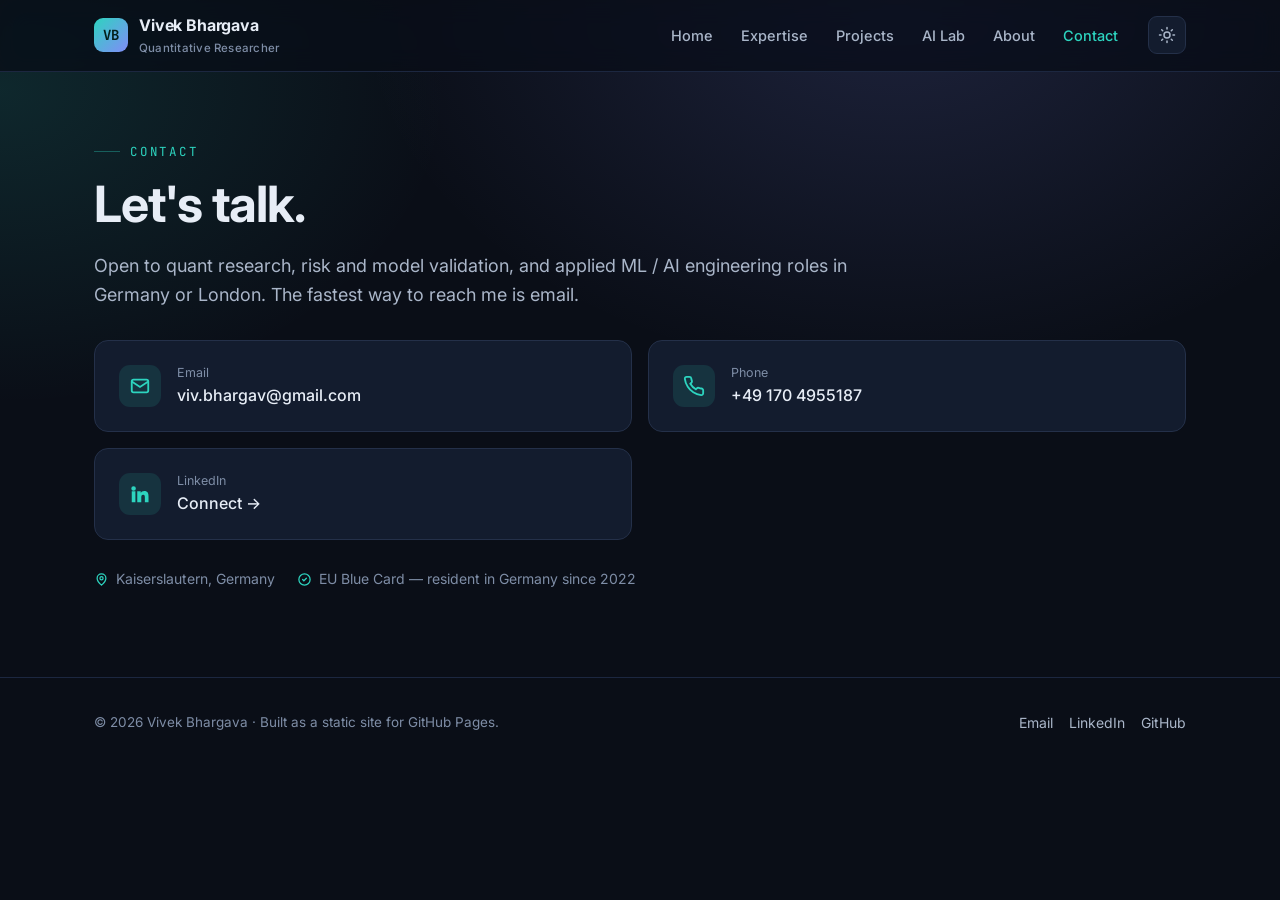
<file: contact.html>
<!DOCTYPE html>
<html lang="en" data-theme="dark">
<head>
<meta charset="UTF-8" />
<meta name="viewport" content="width=device-width, initial-scale=1.0" />
<title>Contact — Vivek Bhargava</title>
<meta name="description" content="Get in touch with Vivek Bhargava — quantitative researcher." />
<link rel="preconnect" href="https://fonts.googleapis.com" />
<link rel="preconnect" href="https://fonts.gstatic.com" crossorigin />
<link href="https://fonts.googleapis.com/css2?family=Inter:wght@400;500;600;700&family=JetBrains+Mono:wght@400;500;700&display=swap" rel="stylesheet" />
<link rel="stylesheet" href="style.css" />
<script>(function(){try{var t=localStorage.getItem("vb-theme");if(t)document.documentElement.setAttribute("data-theme",t);}catch(e){}})();</script>
</head>
<body>

<header class="nav">
  <div class="nav-inner">
    <a class="brand" href="index.html"><span class="mark">VB</span><span class="brand-text">Vivek Bhargava<small>Quantitative Researcher</small></span></a>
    <nav class="nav-links" id="nav-links">
      <a href="index.html">Home</a>
      <a href="expertise.html">Expertise</a>
      <a href="projects.html">Projects</a>
      <a href="ailab.html">AI Lab</a>
      <a href="about.html">About</a>
      <a href="contact.html" class="active">Contact</a>
    </nav>
    <button class="icon-btn" id="theme-toggle" aria-label="Toggle light/dark">
      <svg class="theme-icon-light" viewBox="0 0 24 24" fill="none" stroke="currentColor" stroke-width="2" stroke-linecap="round"><circle cx="12" cy="12" r="4"/><path d="M12 2v2M12 20v2M4.9 4.9l1.4 1.4M17.7 17.7l1.4 1.4M2 12h2M20 12h2M4.9 19.1l1.4-1.4M17.7 6.3l1.4-1.4"/></svg>
      <svg class="theme-icon-dark" viewBox="0 0 24 24" fill="none" stroke="currentColor" stroke-width="2" stroke-linecap="round"><path d="M21 12.8A9 9 0 1 1 11.2 3a7 7 0 0 0 9.8 9.8z"/></svg>
    </button>
    <button class="icon-btn menu-toggle" id="menu-toggle" aria-label="Menu"><svg viewBox="0 0 24 24" fill="none" stroke="currentColor" stroke-width="2" stroke-linecap="round"><path d="M3 6h18M3 12h18M3 18h18"/></svg></button>
  </div>
</header>

<section class="hero">
  <div class="wrap reveal">
    <p class="eyebrow">Contact</p>
    <h1 style="font-size:clamp(30px,4.6vw,50px);">Let's talk.</h1>
    <p class="section-lead" style="margin-top:18px;font-size:18px;">Open to quant research, risk and model validation, and applied ML / AI engineering roles in Germany or London. The fastest way to reach me is email.</p>

    <div class="contact-grid" style="margin-top:30px;">
      <a class="contact-card reveal" href="mailto:viv.bhargav@gmail.com">
        <div class="card-icon"><svg viewBox="0 0 24 24" fill="none" stroke="currentColor" stroke-width="2"><rect x="3" y="5" width="18" height="14" rx="2"/><path d="M3 7l9 6 9-6"/></svg></div>
        <div><div class="lbl">Email</div><div class="val">viv.bhargav@gmail.com</div></div>
      </a>
      <a class="contact-card reveal" href="tel:+491704955187">
        <div class="card-icon"><svg viewBox="0 0 24 24" fill="none" stroke="currentColor" stroke-width="2" stroke-linecap="round"><path d="M22 16.9v3a2 2 0 0 1-2.2 2 19.8 19.8 0 0 1-8.6-3.1 19.5 19.5 0 0 1-6-6A19.8 19.8 0 0 1 2 4.2 2 2 0 0 1 4 2h3a2 2 0 0 1 2 1.7c.1.9.4 1.8.7 2.7a2 2 0 0 1-.5 2.1L8 9.6a16 16 0 0 0 6 6l1.1-1.1a2 2 0 0 1 2.1-.5c.9.3 1.8.6 2.7.7A2 2 0 0 1 22 16.9z"/></svg></div>
        <div><div class="lbl">Phone</div><div class="val">+49 170 4955187</div></div>
      </a>
      <a class="contact-card reveal" href="https://www.linkedin.com/in/vivek-bhargava-431b4561" target="_blank" rel="noopener">
        <div class="card-icon"><svg viewBox="0 0 24 24" fill="currentColor"><path d="M4.98 3.5A2.5 2.5 0 1 1 5 8.5a2.5 2.5 0 0 1-.02-5zM3 9h4v12H3zM9 9h3.8v1.7h.1c.5-1 1.8-2 3.7-2 4 0 4.7 2.6 4.7 6V21h-4v-5.3c0-1.3 0-3-1.8-3s-2.1 1.4-2.1 2.9V21H9z"/></svg></div>
        <div><div class="lbl">LinkedIn</div><div class="val">Connect &rarr;</div></div>
      </a>
    </div>

    <div class="hero-meta" style="margin-top:28px;">
      <span><svg viewBox="0 0 24 24" fill="none" stroke="currentColor" stroke-width="2"><path d="M12 21s-7-5.7-7-11a7 7 0 0 1 14 0c0 5.3-7 11-7 11z"/><circle cx="12" cy="10" r="2.5"/></svg>Kaiserslautern, Germany</span>
      <span><svg viewBox="0 0 24 24" fill="none" stroke="currentColor" stroke-width="2" stroke-linecap="round"><path d="M9 12l2 2 4-4"/><circle cx="12" cy="12" r="9"/></svg>EU Blue Card — resident in Germany since 2022</span>
    </div>
  </div>
</section>

<footer class="footer">
  <div class="wrap footer-inner">
    <span class="muted">© <span id="yr"></span> Vivek Bhargava · Built as a static site for GitHub Pages.</span>
    <div class="footer-links">
      <a href="mailto:viv.bhargav@gmail.com">Email</a>
      <a href="https://www.linkedin.com/in/vivek-bhargava-431b4561" target="_blank" rel="noopener">LinkedIn</a>
      <a href="https://github.com/vivekbhargava23" target="_blank" rel="noopener">GitHub</a>
    </div>
  </div>
</footer>
<script>document.getElementById("yr").textContent=new Date().getFullYear();</script>
<script src="main.js"></script>
</body>
</html>
</file>
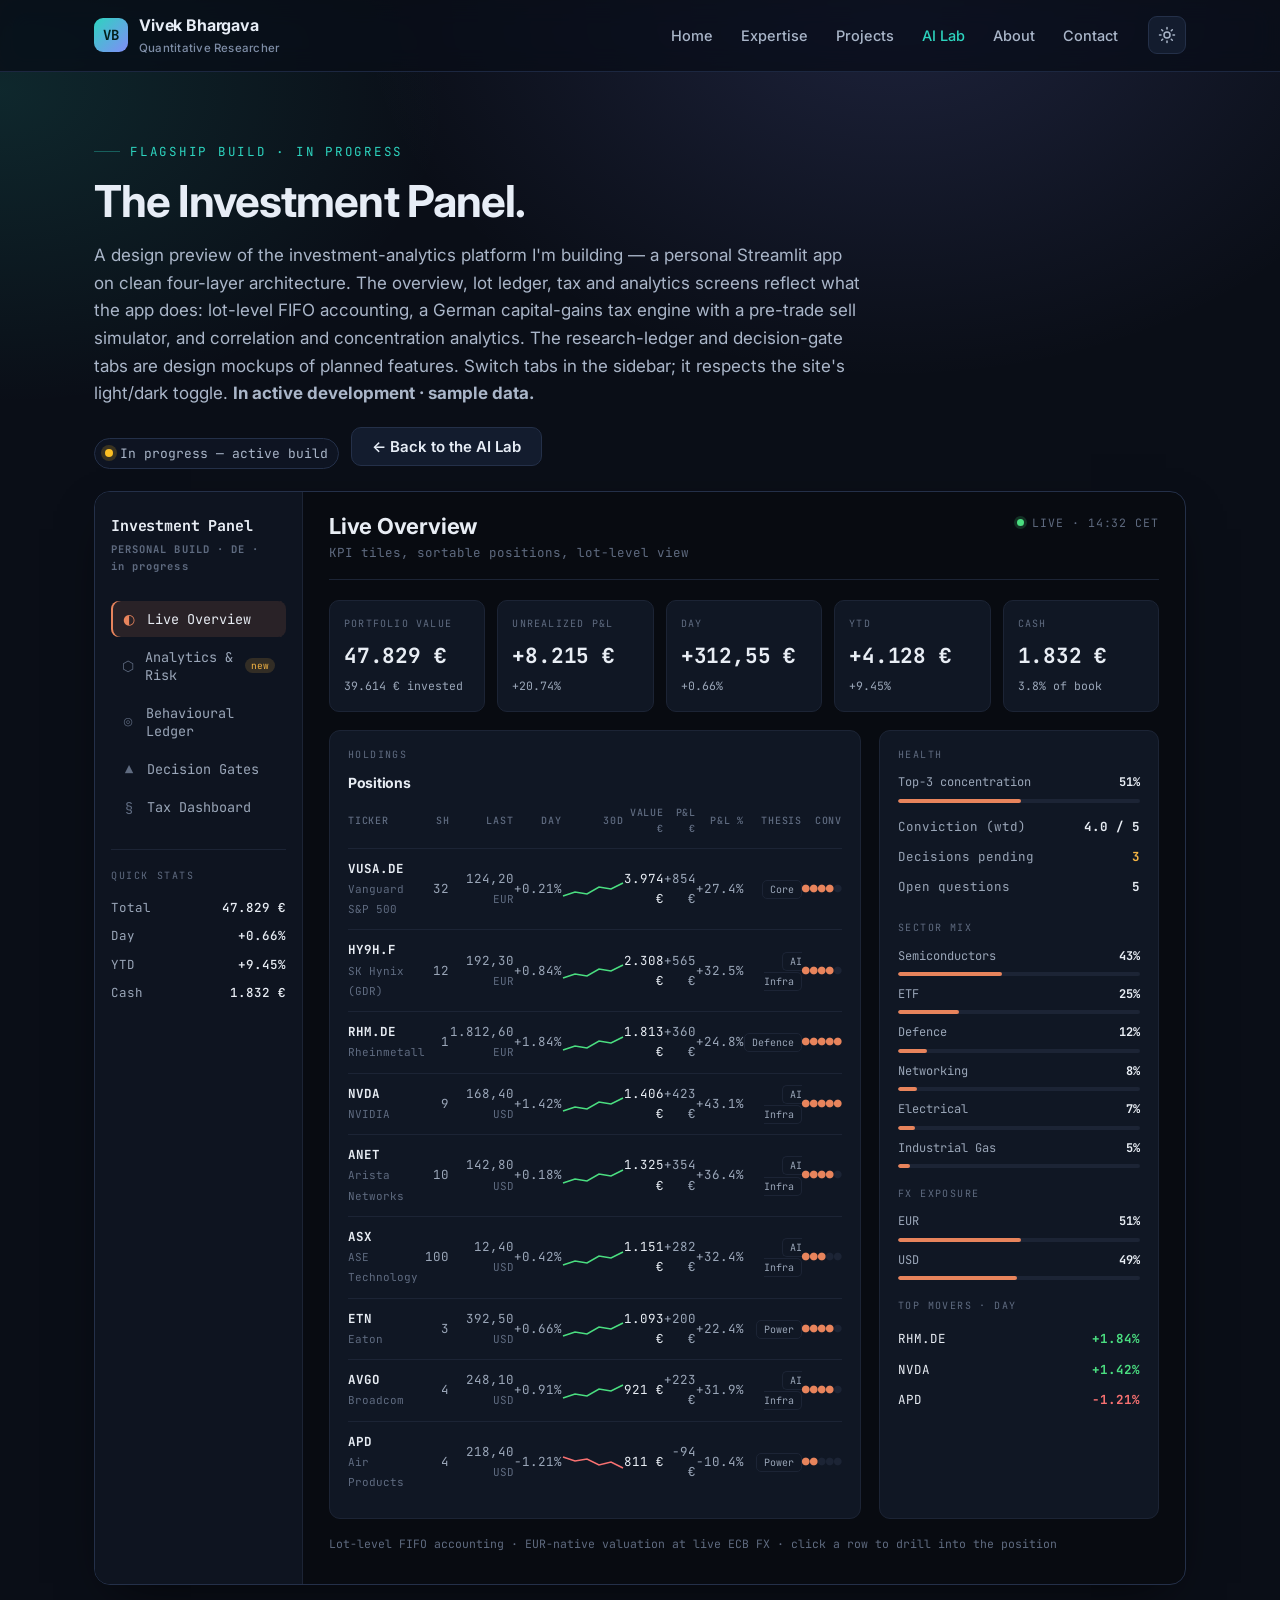
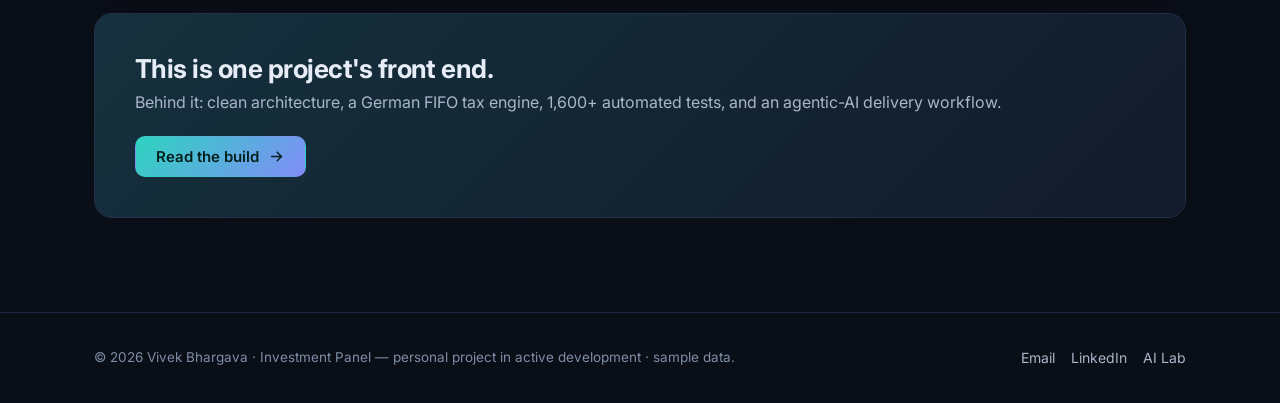
<file: dashboard.html>
<!DOCTYPE html>
<html lang="en" data-theme="dark">
<head>
<meta charset="UTF-8" />
<meta name="viewport" content="width=device-width, initial-scale=1.0" />
<title>Investment Panel — Interactive Preview · Vivek Bhargava</title>
<meta name="description" content="Interactive preview of the AI-Augmented Investment Analytics Platform — a personal project by Vivek Bhargava." />
<link rel="preconnect" href="https://fonts.googleapis.com" />
<link rel="preconnect" href="https://fonts.gstatic.com" crossorigin />
<link href="https://fonts.googleapis.com/css2?family=Inter:wght@400;500;600;700&family=JetBrains+Mono:wght@400;500;700&display=swap" rel="stylesheet" />
<link rel="stylesheet" href="style.css" />
<script>(function(){try{var t=localStorage.getItem("vb-theme");if(t)document.documentElement.setAttribute("data-theme",t);}catch(e){}})();</script>
<style>
/* ---- Dashboard preview (Terminal design), scoped to .dash ---- */
.dash {
  --d-bg:#080b11; --d-panel:#0e1420; --d-card:#101724; --d-line:#1c2435;
  --d-text:#e8edf4; --d-dim:#9aa6b8; --d-mut:#5f6b80;
  --d-accent:#e8845c; --d-pos:#4ade80; --d-neg:#f87171; --d-amber:#f5b544; --d-blue:#6ea8fe;
  font-family: var(--font-mono);
  background: var(--d-bg); color: var(--d-text);
  border:1px solid var(--border); border-radius:16px; overflow:hidden;
  box-shadow: var(--shadow);
}
:root[data-theme="light"] .dash {
  --d-bg:#fbfcfd; --d-panel:#ffffff; --d-card:#ffffff; --d-line:#e7ebf1;
  --d-text:#101a2b; --d-dim:#52607a; --d-mut:#8a97ad;
  --d-accent:#e8845c; --d-pos:#16a34a; --d-neg:#dc2626; --d-amber:#d39314; --d-blue:#2563eb;
}
.dash *{box-sizing:border-box;}
.dash-shell{ display:grid; grid-template-columns:208px 1fr; min-height:680px; }
/* sidebar */
.dash-side{ background:var(--d-panel); border-right:1px solid var(--d-line); padding:22px 16px; }
.dash-brand{ font-weight:700; font-size:15px; letter-spacing:-.01em; color:var(--d-text); }
.dash-brand small{ display:block; font-size:10.5px; color:var(--d-mut); letter-spacing:.1em; margin-top:3px; }
.dash-nav{ list-style:none; margin:26px 0 0; padding:0; display:flex; flex-direction:column; gap:2px; }
.dash-nav button{
  width:100%; text-align:left; background:none; border:0; cursor:pointer;
  color:var(--d-dim); font-family:var(--font-mono); font-size:13.5px;
  padding:9px 11px; border-radius:8px; display:flex; align-items:center; gap:11px; transition:.15s;
}
.dash-nav button .ic{ color:var(--d-mut); width:14px; display:inline-block; text-align:center; }
.dash-nav button:hover{ background:rgba(232,132,92,.08); color:var(--d-text); }
.dash-nav button.on{ background:rgba(232,132,92,.12); color:var(--d-text); box-shadow:inset 2px 0 0 var(--d-accent); }
.dash-nav button.on .ic{ color:var(--d-accent); }
.dash-nav .nbadge{ margin-left:auto; font-size:9.5px; padding:1px 6px; border-radius:20px; background:rgba(245,181,68,.16); color:var(--d-amber); }
.dash-qs{ margin-top:24px; border-top:1px solid var(--d-line); padding-top:18px; }
.dash-qs .lab{ font-size:10px; letter-spacing:.16em; color:var(--d-mut); margin-bottom:10px; }
.dash-qs .row{ display:flex; justify-content:space-between; font-size:12.5px; padding:4px 0; color:var(--d-dim); }
.dash-qs .row b{ color:var(--d-text); font-weight:500; }
.pos{ color:var(--d-pos); } .neg{ color:var(--d-neg); } .amber{ color:var(--d-amber); }
/* main */
.dash-main{ padding:22px 26px 30px; overflow:hidden; }
.dash-top{ display:flex; align-items:flex-start; justify-content:space-between; gap:16px; padding-bottom:16px; border-bottom:1px solid var(--d-line); }
.dash-top h2{ font-family:var(--font-sans); font-size:22px; margin:0; letter-spacing:-.01em; color:var(--d-text); }
.dash-top .sub{ font-size:12.5px; color:var(--d-mut); margin-top:4px; }
.dash-live{ font-size:11.5px; color:var(--d-mut); letter-spacing:.08em; white-space:nowrap; display:flex; align-items:center; gap:8px; }
.dash-live .d{ width:7px; height:7px; border-radius:50%; background:var(--d-pos); box-shadow:0 0 0 3px rgba(74,222,128,.18); }
.tabpanel{ display:none; padding-top:20px; }
.tabpanel.on{ display:block; animation:fade .25s ease; }
@keyframes fade{from{opacity:0;transform:translateY(6px)}to{opacity:1;transform:none}}
/* KPI tiles */
.kpis{ display:grid; grid-template-columns:repeat(5,1fr); gap:12px; }
.kpi{ background:var(--d-card); border:1px solid var(--d-line); border-radius:10px; padding:15px 14px; }
.kpi .t{ font-size:10px; letter-spacing:.12em; color:var(--d-mut); }
.kpi .v{ font-size:21px; font-weight:700; margin-top:7px; color:var(--d-text); letter-spacing:-.01em; }
.kpi .s{ font-size:11.5px; margin-top:4px; color:var(--d-dim); }
/* layout */
.ov-grid{ display:grid; grid-template-columns:1fr 280px; gap:18px; margin-top:18px; }
.blk{ background:var(--d-card); border:1px solid var(--d-line); border-radius:11px; padding:16px 18px; }
.blk h3{ font-family:var(--font-sans); font-size:14px; margin:0 0 2px; color:var(--d-text); }
.blk .h-lab{ font-size:10px; letter-spacing:.14em; color:var(--d-mut); margin-bottom:12px; }
/* table */
table.tbl{ width:100%; border-collapse:collapse; font-size:12.5px; }
table.tbl th{ text-align:right; font-weight:500; color:var(--d-mut); font-size:10px; letter-spacing:.08em; padding:0 0 10px; border-bottom:1px solid var(--d-line); }
table.tbl th:first-child,table.tbl td:first-child{ text-align:left; }
table.tbl td{ padding:10px 0; border-bottom:1px solid var(--d-line); color:var(--d-dim); text-align:right; }
table.tbl tr:last-child td{ border-bottom:0; }
table.tbl .tk{ color:var(--d-text); font-weight:700; }
table.tbl .nm{ color:var(--d-mut); font-size:11px; }
.chip-th{ font-size:10px; padding:2px 7px; border:1px solid var(--d-line); border-radius:5px; color:var(--d-dim); }
.conv i{ font-style:normal; color:var(--d-accent); } .conv .o{ color:var(--d-line); }
.spark{ vertical-align:middle; }
/* right rail rows */
.rail .lab{ font-size:10px; letter-spacing:.14em; color:var(--d-mut); margin:18px 0 10px; }
.rail .lab:first-child{ margin-top:0; }
.bar-row{ display:grid; grid-template-columns:1fr auto; gap:6px; font-size:12px; color:var(--d-dim); margin-bottom:9px; align-items:center; }
.bar-row .bar{ grid-column:1/3; height:4px; background:var(--d-line); border-radius:3px; overflow:hidden; }
.bar-row .bar span{ display:block; height:100%; background:var(--d-accent); border-radius:3px; }
.mv-row{ display:flex; justify-content:space-between; font-size:12.5px; padding:5px 0; color:var(--d-text); }
/* progress */
.prog{ height:7px; background:var(--d-line); border-radius:4px; overflow:hidden; margin:14px 0 10px; }
.prog span{ display:block; height:100%; background:var(--d-accent); }
.big-num{ font-size:30px; font-weight:700; color:var(--d-text); letter-spacing:-.01em; }
.big-num small{ font-size:14px; color:var(--d-mut); font-weight:400; }
.kv{ display:flex; justify-content:space-between; font-size:13px; padding:8px 0; border-bottom:1px solid var(--d-line); color:var(--d-dim); }
.kv:last-child{ border-bottom:0; } .kv b{ color:var(--d-text); font-weight:600; }
.btn-sim{ font-family:var(--font-mono); font-size:12px; background:var(--d-accent); color:#180a04; border:0; padding:7px 14px; border-radius:7px; cursor:pointer; font-weight:600; }
.btn-sim:hover{ filter:brightness(1.06); }
/* badges */
.badge{ font-size:10px; font-weight:700; letter-spacing:.06em; padding:3px 8px; border-radius:5px; }
.badge.ow,.badge.buy{ color:var(--d-pos); background:rgba(74,222,128,.12); }
.badge.hold{ color:var(--d-dim); background:var(--d-line); }
.badge.trim{ color:var(--d-amber); background:rgba(245,181,68,.14); }
.badge.sell{ color:var(--d-neg); background:rgba(248,113,113,.14); }
.note{ font-size:11.5px; color:var(--d-mut); margin-top:16px; font-family:var(--font-mono); }
/* sub-tabs (analytics) */
.subtabs{ display:flex; gap:6px; flex-wrap:wrap; margin-bottom:18px; }
.subtab{ font-family:var(--font-mono); font-size:12.5px; color:var(--d-dim); background:var(--d-card); border:1px solid var(--d-line);
  padding:7px 13px; border-radius:8px; cursor:pointer; transition:.15s; }
.subtab:hover{ color:var(--d-text); border-color:var(--d-accent); }
.subtab.on{ color:var(--d-text); background:rgba(232,132,92,.12); border-color:var(--d-accent); }
.subpanel{ display:none; } .subpanel.on{ display:block; animation:fade .2s ease; }
/* correlation matrix */
.corr-wrap{ overflow-x:auto; }
.corr{ border-collapse:separate; border-spacing:3px; font-size:11.5px; }
.corr th{ color:var(--d-mut); font-weight:500; font-size:10.5px; padding:4px; text-align:center; }
.corr th.rowh{ text-align:right; padding-right:8px; color:var(--d-text); }
.corr td{ width:44px; height:34px; text-align:center; border-radius:6px; color:#0a0f17; font-weight:600; font-size:11px; }
:root[data-theme="light"] .corr td{ color:#fff; }
.corr td.diag{ color:var(--d-mut); background:var(--d-line)!important; }
/* sizer inputs */
.sz-in{ background:var(--d-bg); border:1px solid var(--d-line); color:var(--d-text); font-family:var(--font-mono);
  font-size:13px; padding:7px 10px; border-radius:7px; width:110px; }
.sz-in:focus{ outline:none; border-color:var(--d-accent); }
.sz-controls{ display:flex; gap:18px; flex-wrap:wrap; align-items:flex-end; margin-bottom:6px; }
.sz-controls label{ font-size:10.5px; letter-spacing:.1em; color:var(--d-mut); display:block; margin-bottom:6px; }
/* behavioural ledger */
.bl-grid{ display:grid; grid-template-columns:240px 1fr; gap:18px; }
.ledger-item{ background:var(--d-card); border:1px solid var(--d-line); border-radius:10px; padding:13px 14px; cursor:pointer; margin-bottom:10px; transition:.15s; }
.ledger-item:hover{ border-color:var(--d-accent); }
.ledger-item.on{ border-color:var(--d-accent); background:rgba(232,132,92,.06); }
.ledger-item .lhead{ display:flex; justify-content:space-between; align-items:center; }
.ledger-item .lt{ font-weight:700; color:var(--d-text); font-size:13.5px; }
.ledger-item .ld{ font-size:11px; color:var(--d-mut); margin-top:8px; }
.consensus-bar{ display:flex; height:7px; border-radius:4px; overflow:hidden; margin-top:9px; background:var(--d-line); }
.consensus-bar i{ display:block; height:100%; }
.cb-buy{ background:var(--d-pos); } .cb-hold{ background:var(--d-mut); } .cb-trim{ background:var(--d-amber); } .cb-sell{ background:var(--d-neg); }
.bl-detail{ background:var(--d-card); border:1px solid var(--d-line); border-radius:11px; padding:20px; }
.bl-dhead{ display:flex; justify-content:space-between; align-items:flex-start; gap:14px; border-bottom:1px solid var(--d-line); padding-bottom:14px; }
.bl-dhead .nm2{ font-size:12px; color:var(--d-mut); }
.bl-dhead h3{ font-family:var(--font-sans); font-size:22px; margin:2px 0 0; color:var(--d-text); }
.sum3{ display:grid; grid-template-columns:repeat(3,1fr); gap:12px; margin:16px 0; }
.sumcard{ background:var(--d-bg); border:1px solid var(--d-line); border-radius:9px; padding:13px; }
.sumcard .h{ font-size:9.5px; letter-spacing:.1em; color:var(--d-mut); margin-bottom:7px; }
.sumcard .b{ font-size:12.5px; color:var(--d-dim); line-height:1.45; }
.two{ display:grid; grid-template-columns:1fr 1fr; gap:20px; margin-top:6px; }
.flist{ list-style:none; margin:0; padding:0; } .flist li{ display:flex; gap:10px; font-size:12.5px; color:var(--d-dim); padding:7px 0; border-bottom:1px solid var(--d-line); }
.flist li b{ color:var(--d-accent); font-weight:600; } .flist li:last-child{ border-bottom:0; }
.risk li b{ color:var(--d-neg); }
.agent-row{ display:grid; grid-template-columns:170px 1fr auto; gap:12px; align-items:center; padding:11px 0; border-bottom:1px solid var(--d-line); }
.agent-row:last-child{ border-bottom:0; }
.agent-name{ display:flex; align-items:center; gap:9px; font-size:12.5px; color:var(--d-text); }
.agent-name .ico{ width:22px;height:22px;border-radius:6px;display:grid;place-items:center;background:var(--d-line);font-size:12px; }
.agent-name small{ display:block; color:var(--d-mut); font-size:10px; }
.agent-say{ font-size:12.5px; color:var(--d-dim); }
.agent-pill{ display:inline-flex; align-items:center; gap:6px; font-size:10.5px; font-family:var(--font-mono);
  border:1px solid var(--d-line); padding:3px 9px; border-radius:99px; white-space:nowrap; }
.agent-pill.buy{ color:var(--d-pos); border-color:rgba(74,222,128,.4); } .agent-pill.hold{ color:var(--d-dim); }
.agent-pill.trim{ color:var(--d-amber); border-color:rgba(245,181,68,.4); } .agent-pill.sell{ color:var(--d-neg); border-color:rgba(248,113,113,.4); }
/* behavioural ledger — full inner tabs */
.bl-subtabs{ display:flex; gap:4px; flex-wrap:wrap; margin:16px 0; border-bottom:1px solid var(--d-line); }
.bl-subtab{ font-family:var(--font-mono); font-size:12px; color:var(--d-dim); background:none; border:0; border-bottom:2px solid transparent; padding:8px 10px; cursor:pointer; }
.bl-subtab:hover{ color:var(--d-text); }
.bl-subtab.on{ color:var(--d-accent); border-bottom-color:var(--d-accent); }
.bl-sub{ display:none; } .bl-sub.on{ display:block; animation:fade .2s ease; }
.pill-st{ font-size:9.5px; padding:2px 7px; border-radius:5px; font-weight:600; letter-spacing:.04em; }
.st-intact{ color:var(--d-pos); background:rgba(74,222,128,.12); } .st-weak{ color:var(--d-amber); background:rgba(245,181,68,.14); }
.st-broken{ color:var(--d-neg); background:rgba(248,113,113,.14); } .st-armed{ color:var(--d-amber); background:rgba(245,181,68,.14); } .st-cleared{ color:var(--d-pos); background:rgba(74,222,128,.12); }
.pillar{ display:grid; grid-template-columns:1fr auto; gap:5px 12px; padding:11px 0; border-bottom:1px solid var(--d-line); }
.pillar:last-child{ border-bottom:0; } .pillar .pn{ color:var(--d-text); font-size:13px; } .pillar .pnote{ grid-column:1/3; color:var(--d-dim); font-size:12px; }
.debate-round{ background:var(--d-bg); border:1px solid var(--d-line); border-radius:9px; padding:14px; margin-bottom:12px; }
.debate-round .topic{ font-size:11px; letter-spacing:.08em; color:var(--d-mut); margin-bottom:10px; text-transform:uppercase; }
.debate-side{ display:grid; grid-template-columns:54px 1fr; gap:10px; font-size:12.5px; padding:6px 0; color:var(--d-dim); }
.tag-b{ font-size:9px; font-weight:700; padding:2px 6px; border-radius:4px; height:fit-content; text-align:center; }
.tag-bull{ color:var(--d-pos); background:rgba(74,222,128,.12);} .tag-bear{ color:var(--d-neg); background:rgba(248,113,113,.12);}
.debate-side .who{ color:var(--d-mut); font-size:10.5px; }
.scn3{ display:grid; grid-template-columns:repeat(3,1fr); gap:12px; }
.scn{ background:var(--d-bg); border:1px solid var(--d-line); border-radius:9px; padding:14px; }
.scn.bull{ border-color:rgba(74,222,128,.35);} .scn.bear{ border-color:rgba(248,113,113,.35);}
.scn .sl{ font-size:10px; letter-spacing:.08em; color:var(--d-mut); display:flex; justify-content:space-between; text-transform:uppercase; }
.scn .pr{ font-size:18px; color:var(--d-text); margin:8px 0 4px; font-weight:700; font-family:var(--font-mono);}
.scn .lab{ font-size:11.5px; color:var(--d-dim);}
.src-card{ background:var(--d-bg); border:1px solid var(--d-line); border-radius:9px; padding:12px 14px; margin-bottom:10px;}
.src-card .sh{ display:flex; gap:8px; align-items:center; font-size:11px; color:var(--d-mut); margin-bottom:6px;}
.src-card .st2{ font-size:9px; border:1px solid var(--d-line); padding:1px 6px; border-radius:4px; text-transform:uppercase;}
.src-card .tt{ color:var(--d-text); font-size:12.5px; font-weight:600;}
.src-card .sn{ color:var(--d-dim); font-size:12px; margin-top:5px; font-style:italic;}
.jr{ display:grid; grid-template-columns:92px 1fr auto; gap:12px; padding:11px 0; border-bottom:1px solid var(--d-line);}
.jr:last-child{ border-bottom:0;} .jr .jd{ font-size:11px; color:var(--d-mut);}
.jr .ja{ color:var(--d-text); font-size:12.5px; font-weight:600;} .jr .jdet{ color:var(--d-dim); font-size:12px; margin-top:2px;}
.jr .bias{ font-size:9px; color:var(--d-amber); background:rgba(245,181,68,.12); padding:1px 7px; border-radius:4px; margin-left:6px;}
.tgt-row{ display:grid; grid-template-columns:130px 1fr 54px; gap:10px; align-items:center; font-size:12px; padding:6px 0; color:var(--d-dim);}
.tgt-row .bar2{ height:6px; background:var(--d-line); border-radius:3px; overflow:hidden;} .tgt-row .bar2 i{ display:block; height:100%; background:var(--d-accent);}
@media (max-width:820px){
  .dash-shell{ grid-template-columns:1fr; } .dash-side{ display:none; }
  .kpis{ grid-template-columns:repeat(2,1fr); } .ov-grid{ grid-template-columns:1fr; }
  .bl-grid{ grid-template-columns:1fr; } .sum3{ grid-template-columns:1fr; } .two{ grid-template-columns:1fr; }
  .agent-row{ grid-template-columns:1fr; gap:4px; }
}
</style>
</head>
<body>

<header class="nav">
  <div class="nav-inner">
    <a class="brand" href="index.html"><span class="mark">VB</span><span class="brand-text">Vivek Bhargava<small>Quantitative Researcher</small></span></a>
    <nav class="nav-links" id="nav-links">
      <a href="index.html">Home</a>
      <a href="expertise.html">Expertise</a>
      <a href="projects.html">Projects</a>
      <a href="ailab.html" class="active">AI Lab</a>
      <a href="about.html">About</a>
      <a href="contact.html">Contact</a>
    </nav>
    <button class="icon-btn" id="theme-toggle" aria-label="Toggle light/dark">
      <svg class="theme-icon-light" viewBox="0 0 24 24" fill="none" stroke="currentColor" stroke-width="2" stroke-linecap="round"><circle cx="12" cy="12" r="4"/><path d="M12 2v2M12 20v2M4.9 4.9l1.4 1.4M17.7 17.7l1.4 1.4M2 12h2M20 12h2M4.9 19.1l1.4-1.4M17.7 6.3l1.4-1.4"/></svg>
      <svg class="theme-icon-dark" viewBox="0 0 24 24" fill="none" stroke="currentColor" stroke-width="2" stroke-linecap="round"><path d="M21 12.8A9 9 0 1 1 11.2 3a7 7 0 0 0 9.8 9.8z"/></svg>
    </button>
    <button class="icon-btn menu-toggle" id="menu-toggle" aria-label="Menu"><svg viewBox="0 0 24 24" fill="none" stroke="currentColor" stroke-width="2" stroke-linecap="round"><path d="M3 6h18M3 12h18M3 18h18"/></svg></button>
  </div>
</header>

<section class="hero" style="padding-bottom:14px;">
  <div class="wrap reveal">
    <p class="eyebrow">Flagship build · in progress</p>
    <h1 style="font-size:clamp(28px,4.2vw,44px);">The Investment Panel.</h1>
    <p class="section-lead" style="margin-top:16px;font-size:17px;">A design preview of the investment-analytics platform I'm building — a personal Streamlit app on clean four-layer architecture. The overview, lot ledger, tax and analytics screens reflect what the app does: lot-level FIFO accounting, a German capital-gains tax engine with a pre-trade sell simulator, and correlation and concentration analytics. The research-ledger and decision-gate tabs are design mockups of planned features. Switch tabs in the sidebar; it respects the site's light/dark toggle. <strong>In active development · sample data.</strong></p>
    <div style="display:flex;gap:12px;flex-wrap:wrap;align-items:center;margin-top:16px;">
      <span class="status-chip wip" style="font-size:13px;"><span class="dot"></span>In progress — active build</span>
      <a class="btn btn-ghost" href="ailab.html">&larr; Back to the AI Lab</a>
    </div>
  </div>
</section>

<section style="padding-top:8px;">
  <div class="wrap">
    <div class="dash">
      <div class="dash-shell">

        <!-- SIDEBAR -->
        <aside class="dash-side">
          <div class="dash-brand">Investment Panel<small>PERSONAL BUILD · DE · in&nbsp;progress</small></div>
          <ul class="dash-nav">
            <li><button class="on" data-tab="overview"><span class="ic">◐</span> Live Overview</button></li>
            <li><button data-tab="analytics"><span class="ic">⬡</span> Analytics &amp; Risk <span class="nbadge">new</span></button></li>
            <li><button data-tab="behaviour"><span class="ic">◎</span> Behavioural Ledger</button></li>
            <li><button data-tab="gates"><span class="ic">▲</span> Decision Gates</button></li>
            <li><button data-tab="tax"><span class="ic">§</span> Tax Dashboard</button></li>
          </ul>
          <div class="dash-qs">
            <div class="lab">QUICK STATS</div>
            <div class="row"><span>Total</span><b>47.829 €</b></div>
            <div class="row"><span>Day</span><b class="pos">+0.66%</b></div>
            <div class="row"><span>YTD</span><b class="pos">+9.45%</b></div>
            <div class="row"><span>Cash</span><b>1.832 €</b></div>
          </div>
        </aside>

        <!-- MAIN -->
        <main class="dash-main">
          <div class="dash-top">
            <div>
              <h2 id="dash-title">Live Overview</h2>
              <div class="sub" id="dash-sub">KPI tiles, sortable positions, lot-level view</div>
            </div>
            <div class="dash-live"><span class="d"></span> LIVE · 14:32 CET</div>
          </div>

          <!-- OVERVIEW -->
          <div class="tabpanel on" id="tab-overview">
            <div class="kpis">
              <div class="kpi"><div class="t">PORTFOLIO VALUE</div><div class="v">47.829 €</div><div class="s">39.614 € invested</div></div>
              <div class="kpi"><div class="t">UNREALIZED P&amp;L</div><div class="v pos">+8.215 €</div><div class="s pos">+20.74%</div></div>
              <div class="kpi"><div class="t">DAY</div><div class="v pos">+312,55 €</div><div class="s pos">+0.66%</div></div>
              <div class="kpi"><div class="t">YTD</div><div class="v pos">+4.128 €</div><div class="s pos">+9.45%</div></div>
              <div class="kpi"><div class="t">CASH</div><div class="v">1.832 €</div><div class="s">3.8% of book</div></div>
            </div>
            <div class="ov-grid">
              <div class="blk">
                <div class="h-lab">HOLDINGS</div>
                <h3 style="margin-bottom:14px;">Positions</h3>
                <table class="tbl">
                  <thead><tr><th>TICKER</th><th>SH</th><th>LAST</th><th>DAY</th><th>30D</th><th>VALUE €</th><th>P&amp;L €</th><th>P&amp;L %</th><th>THESIS</th><th>CONV</th></tr></thead>
                  <tbody id="pos-body"></tbody>
                </table>
              </div>
              <div class="blk rail">
                <div class="lab">HEALTH</div>
                <div class="bar-row"><span>Top-3 concentration</span><b style="color:var(--d-text)">51%</b><div class="bar"><span style="width:51%"></span></div></div>
                <div class="mv-row"><span style="color:var(--d-dim)">Conviction (wtd)</span><b>4.0 / 5</b></div>
                <div class="mv-row"><span style="color:var(--d-dim)">Decisions pending</span><b class="amber">3</b></div>
                <div class="mv-row"><span style="color:var(--d-dim)">Open questions</span><b>5</b></div>
                <div class="lab">SECTOR MIX</div>
                <div id="sector-mix"></div>
                <div class="lab">FX EXPOSURE</div>
                <div class="bar-row"><span>EUR</span><b style="color:var(--d-text)">51%</b><div class="bar"><span style="width:51%"></span></div></div>
                <div class="bar-row"><span>USD</span><b style="color:var(--d-text)">49%</b><div class="bar"><span style="width:49%"></span></div></div>
                <div class="lab">TOP MOVERS · DAY</div>
                <div class="mv-row"><span>RHM.DE</span><b class="pos">+1.84%</b></div>
                <div class="mv-row"><span>NVDA</span><b class="pos">+1.42%</b></div>
                <div class="mv-row"><span>APD</span><b class="neg">-1.21%</b></div>
              </div>
            </div>
            <div class="note">Lot-level FIFO accounting · EUR-native valuation at live ECB FX · click a row to drill into the position</div>
          </div>

          <!-- ANALYTICS (multi sub-tab) -->
          <div class="tabpanel" id="tab-analytics">
            <div class="subtabs">
              <button class="subtab on" data-sub="bd">Benchmark + Drawdown</button>
              <button class="subtab" data-sub="corr">Correlation Matrix</button>
              <button class="subtab" data-sub="size">Position Sizer</button>
            </div>

            <!-- Benchmark + Drawdown -->
            <div class="subpanel on" id="sub-bd">
              <div class="kpis" style="grid-template-columns:repeat(4,1fr);">
                <div class="kpi"><div class="t">ALPHA VS SPX</div><div class="v neg">-7.0%</div><div class="s">Port +3.5% · SPX +10.5%</div></div>
                <div class="kpi"><div class="t">MAX DRAWDOWN</div><div class="v neg">-1.9%</div><div class="s">Current: -1.9% from peak</div></div>
                <div class="kpi"><div class="t">ANN. VOLATILITY</div><div class="v">5.8%</div><div class="s">SPX 5.6% · β 1.03x</div></div>
                <div class="kpi"><div class="t">SHARPE (3M)</div><div class="v amber">0.61</div><div class="s">Sortino 0.84 · Calmar 1.9</div></div>
              </div>
              <div class="blk" style="margin-top:16px;">
                <div class="h-lab">PORTFOLIO VS S&amp;P 500 (indexed to 100)</div>
                <svg viewBox="0 0 760 220" style="width:100%;height:auto;display:block;">
                  <polyline fill="none" stroke="var(--d-mut)" stroke-width="1.5" stroke-dasharray="4 4" points="0,150 60,140 120,150 180,120 240,128 300,95 360,80 420,70 480,60 540,72 600,55 660,40 720,30 760,22"/>
                  <polyline fill="none" stroke="var(--d-pos)" stroke-width="2.5" points="0,160 60,168 120,158 180,150 240,140 300,120 360,110 420,108 480,95 540,90 600,80 660,82 720,90 760,96"/>
                </svg>
                <div style="display:flex;gap:18px;font-size:11.5px;color:var(--d-dim);margin-top:8px;"><span><span style="color:var(--d-pos)">—</span> Portfolio</span><span><span style="color:var(--d-mut)">- -</span> S&amp;P 500</span></div>
              </div>
              <div class="blk" style="margin-top:16px;">
                <div class="h-lab">DRAWDOWN FROM PEAK (%)</div>
                <svg viewBox="0 0 760 120" style="width:100%;height:auto;display:block;">
                  <polyline fill="rgba(248,113,113,.18)" stroke="var(--d-neg)" stroke-width="1.5" points="0,8 50,30 90,12 130,55 170,20 210,40 260,14 320,30 380,18 440,40 500,16 560,44 620,20 680,60 720,38 760,80 760,118 0,118"/>
                </svg>
                <div class="note" style="margin-top:6px;">Max drawdown this period: <span class="neg">-1.9%</span> · current <span class="amber">-1.9%</span></div>
              </div>
            </div>

            <!-- Correlation -->
            <div class="subpanel" id="sub-corr">
              <div class="blk">
                <div class="h-lab">30-DAY RETURN CORRELATION</div>
                <h3 style="margin-bottom:14px;">Pairwise correlation across holdings</h3>
                <div class="corr-wrap"><table class="corr" id="corr-table"></table></div>
                <div class="note">Lower correlation = better diversification. NVDA·AVGO·ANET cluster tightly (AI-infra beta); VUSA and APD provide the most independent return streams.</div>
              </div>
            </div>

            <!-- Position Sizer -->
            <div class="subpanel" id="sub-size">
              <div class="blk">
                <div class="h-lab">VOLATILITY-AWARE POSITION SIZER</div>
                <h3 style="margin-bottom:14px;">Risk-budgeted sizing for a new entry</h3>
                <div class="sz-controls">
                  <div><label>ACCOUNT VALUE €</label><input class="sz-in" id="sz-acct" type="number" value="47829"></div>
                  <div><label>RISK / TRADE %</label><input class="sz-in" id="sz-risk" type="number" value="1.0" step="0.1"></div>
                  <div><label>ENTRY €</label><input class="sz-in" id="sz-entry" type="number" value="168.40" step="0.01"></div>
                  <div><label>STOP €</label><input class="sz-in" id="sz-stop" type="number" value="150.00" step="0.01"></div>
                  <button class="btn-sim" onclick="calcSizer()">Compute</button>
                </div>
                <div class="two" style="margin-top:18px;">
                  <div>
                    <div class="kv"><span>Risk budget (€)</span><b id="sz-budget">—</b></div>
                    <div class="kv"><span>Risk / share (€)</span><b id="sz-pershare">—</b></div>
                    <div class="kv"><span>Suggested shares</span><b id="sz-shares">—</b></div>
                  </div>
                  <div>
                    <div class="kv"><span>Position size (€)</span><b id="sz-notional">—</b></div>
                    <div class="kv"><span>% of book</span><b id="sz-pct">—</b></div>
                    <div class="kv"><span>Stop distance</span><b id="sz-dist">—</b></div>
                  </div>
                </div>
                <div class="note">Shares = (account × risk%) ÷ (entry − stop). Caps single-name risk to a fixed fraction of NAV — the discipline a position-sizing rule enforces.</div>
              </div>
            </div>
          </div>

          <!-- BEHAVIOURAL LEDGER -->
          <div class="tabpanel" id="tab-behaviour">
            <div class="bl-grid">
              <div>
                <div class="h-lab" style="display:flex;justify-content:space-between;align-items:center;">LEDGER ENTRIES <span style="color:var(--d-mut)">2 runs · 30D</span></div>
                <div id="ledger-list"></div>
                <div class="note" style="margin-top:6px;">schema: app/domain/behavioural/ledger.json</div>
              </div>
              <div class="bl-detail" id="bl-detail"></div>
            </div>
            <div class="note">Design mockup of a planned feature, not yet in the app: specialised agents argue a position, vote, and write a consensus with explicit facts, dates, and tripwires — logged so decisions are auditable, not vibes.</div>
          </div>

          <!-- DECISION GATES -->
          <div class="tabpanel" id="tab-gates">
            <div class="blk">
              <div class="h-lab">UPCOMING CATALYST DATES</div>
              <h3 style="margin-bottom:4px;">Events that may materially move a position</h3>
              <p style="font-size:12.5px;color:var(--d-dim);margin:2px 0 14px;">Auto-pulled per holding and ranked by urgency.</p>
              <table class="tbl">
                <thead><tr><th>URGENCY</th><th>DATE</th><th>DAYS</th><th>TICKER</th><th>TYPE</th><th>EVENT</th></tr></thead>
                <tbody>
                  <tr><td style="text-align:left;"><span class="badge trim">HIGH ≤7d</span></td><td>2026-05-06</td><td>4</td><td class="tk">NVDA</td><td><span class="chip-th">product</span></td><td style="text-align:left;color:var(--d-dim)">GTC Europe — Blackwell Ultra reveal</td></tr>
                  <tr><td style="text-align:left;"><span class="badge trim">MED ≤30d</span></td><td>2026-05-20</td><td>18</td><td class="tk">HY9H.F</td><td><span class="chip-th">earnings</span></td><td style="text-align:left;color:var(--d-dim)">SK Hynix quarterly — HBM ramp update</td></tr>
                  <tr><td style="text-align:left;"><span class="badge trim">MED ≤30d</span></td><td>2026-05-22</td><td>20</td><td class="tk">NVDA</td><td><span class="chip-th">earnings</span></td><td style="text-align:left;color:var(--d-dim)">Q1 FY27 — datacenter guidance</td></tr>
                  <tr><td style="text-align:left;"><span class="badge hold">LOW &gt;30d</span></td><td>2026-08-07</td><td>97</td><td class="tk">RHM.DE</td><td><span class="chip-th">earnings</span></td><td style="text-align:left;color:var(--d-dim)">H1 results — NATO order book</td></tr>
                </tbody>
              </table>
            </div>
            <div class="blk" style="margin-top:16px;">
              <div class="h-lab">ACTIVE RISK FLAGS</div>
              <h3 style="margin-bottom:14px;">Auto-computed &amp; manual flags, by severity</h3>
              <div style="display:grid;gap:10px;">
                <div style="border-left:3px solid var(--d-neg);background:rgba(248,113,113,.06);border-radius:8px;padding:13px 15px;">
                  <div style="display:flex;justify-content:space-between;align-items:center;"><b style="font-family:var(--font-sans);color:var(--d-text)">Top-3 concentration at 51% of book</b><span class="neg" style="font-size:11px;">HIGH</span></div>
                  <div style="font-size:12.5px;color:var(--d-dim);margin-top:5px;">VUSA.DE · HY9H.F · RHM.DE. Above the 45% self-imposed ceiling — trim candidate on next strength.</div>
                </div>
                <div style="border-left:3px solid var(--d-amber);background:rgba(245,181,68,.06);border-radius:8px;padding:13px 15px;">
                  <div style="display:flex;justify-content:space-between;align-items:center;"><b style="font-family:var(--font-sans);color:var(--d-text)">APD — Power thesis softening</b><span class="amber" style="font-size:11px;">MEDIUM</span></div>
                  <div style="font-size:12.5px;color:var(--d-dim);margin-top:5px;">Industrial-gas weakness; position −10.4%. Watching for margin stabilisation before adding. <span style="color:var(--d-mut)">APD · thesis</span></div>
                </div>
                <div style="border-left:3px solid var(--d-mut);background:var(--d-card);border-radius:8px;padding:13px 15px;">
                  <div style="display:flex;justify-content:space-between;align-items:center;"><b style="font-family:var(--font-sans);color:var(--d-text)">Sparerpauschbetrag 61% consumed</b><span style="font-size:11px;color:var(--d-mut)">INFO</span></div>
                  <div style="font-size:12.5px;color:var(--d-dim);margin-top:5px;">€388 allowance headroom left for 2026 — plan any tax-free realisation before 31 Dec.</div>
                </div>
              </div>
            </div>
            <div class="note">Decision gates enforce a pre-trade checklist; risk flags are recomputed on every refresh and logged to the behavioural ledger.</div>
          </div>

          <!-- TAX -->
          <div class="tabpanel" id="tab-tax">
            <div class="ov-grid" style="grid-template-columns:1fr 1fr;">
              <div class="blk">
                <div class="h-lab">SPARERPAUSCHBETRAG 2026</div>
                <div class="big-num">612 € <small>of 1.000 € used</small></div>
                <div class="prog"><span style="width:61%"></span></div>
                <div class="note" style="margin-top:0;">388 € headroom · resets 31 Dec</div>
              </div>
              <div class="blk">
                <div class="h-lab">PENDING ABGELTUNGSTEUER</div>
                <div class="big-num">142,55 €</div>
                <div class="note" style="margin-top:10px;">26.375% incl. Soli on net realized</div>
              </div>
            </div>
            <div class="ov-grid" style="grid-template-columns:1fr 1fr;margin-top:16px;">
              <div class="blk">
                <div class="h-lab">VERLUSTVERRECHNUNGSTÖPFE</div>
                <div class="kv"><span>Aktien</span><b>319 €</b></div>
                <div class="kv"><span>Sonstige</span><b>0 €</b></div>
                <div class="kv"><span>YTD harvested</span><b>319 €</b></div>
              </div>
              <div class="blk">
                <div class="h-lab">REALIZED YTD</div>
                <div class="kv"><span>Gains</span><b class="pos">1.842 €</b></div>
                <div class="kv"><span>Losses</span><b class="neg">-319 €</b></div>
                <div class="kv"><span>Teilfreistellung</span><b>30% on equity ETFs</b></div>
              </div>
            </div>
            <div class="blk" style="margin-top:16px;">
              <div class="h-lab">OPTIMIZATION</div>
              <h3>Harvest opportunities</h3>
              <p style="font-size:12.5px;color:var(--d-dim);margin:4px 0 14px;">Lots currently underwater. Selling realises a loss usable against gains.</p>
              <table class="tbl">
                <thead><tr><th>TICKER</th><th>LOTS</th><th>UNREALIZED LOSS</th><th>TAX SAVING (EST.)</th><th></th></tr></thead>
                <tbody>
                  <tr><td class="tk">APD</td><td>1</td><td class="neg">-156 €</td><td class="pos">+41,27 €</td><td style="text-align:right;"><button class="btn-sim" onclick="alert('Pre-trade simulator — computes exact lot consumption, realised loss, and tax impact before you sell. (Preview)')">Simulate sell</button></td></tr>
                  <tr><td class="tk">MRVL</td><td>1</td><td class="neg">-42 €</td><td class="pos">+11,10 €</td><td style="text-align:right;"><button class="btn-sim" onclick="alert('Pre-trade simulator — computes exact lot consumption, realised loss, and tax impact before you sell. (Preview)')">Simulate sell</button></td></tr>
                </tbody>
              </table>
            </div>
          </div>

        </main>
      </div>
    </div>

    <div class="cta-band reveal" style="margin-top:28px;">
      <div>
        <h2>This is one project's front end.</h2>
        <p>Behind it: clean architecture, a German FIFO tax engine, 1,600+ automated tests, and an agentic-AI delivery workflow.</p>
      </div>
      <a class="btn btn-primary" href="ailab.html">Read the build
        <svg viewBox="0 0 24 24" fill="none" stroke="currentColor" stroke-width="2" stroke-linecap="round"><path d="M5 12h14M13 6l6 6-6 6"/></svg>
      </a>
    </div>
  </div>
</section>

<footer class="footer">
  <div class="wrap footer-inner">
    <span class="muted">© <span id="yr"></span> Vivek Bhargava · Investment Panel — personal project in active development · sample data.</span>
    <div class="footer-links">
      <a href="mailto:viv.bhargav@gmail.com">Email</a>
      <a href="https://www.linkedin.com/in/vivek-bhargava-431b4561" target="_blank" rel="noopener">LinkedIn</a>
      <a href="ailab.html">AI Lab</a>
    </div>
  </div>
</footer>

<script src="main.js"></script>
<script>
document.getElementById("yr").textContent=new Date().getFullYear();

/* ---- positions ---- */
var positions=[
 {tk:"VUSA.DE",nm:"Vanguard S&P 500",sh:32,last:"124,20",ccy:"EUR",day:"+0.21%",d:1,val:"3.974",pl:"+854",plp:"+27.4%",p:1,th:"Core",conv:4,trend:1},
 {tk:"HY9H.F",nm:"SK Hynix (GDR)",sh:12,last:"192,30",ccy:"EUR",day:"+0.84%",d:1,val:"2.308",pl:"+565",plp:"+32.5%",p:1,th:"AI Infra",conv:4,trend:1},
 {tk:"RHM.DE",nm:"Rheinmetall",sh:1,last:"1.812,60",ccy:"EUR",day:"+1.84%",d:1,val:"1.813",pl:"+360",plp:"+24.8%",p:1,th:"Defence",conv:5,trend:1},
 {tk:"NVDA",nm:"NVIDIA",sh:9,last:"168,40",ccy:"USD",day:"+1.42%",d:1,val:"1.406",pl:"+423",plp:"+43.1%",p:1,th:"AI Infra",conv:5,trend:1},
 {tk:"ANET",nm:"Arista Networks",sh:10,last:"142,80",ccy:"USD",day:"+0.18%",d:1,val:"1.325",pl:"+354",plp:"+36.4%",p:1,th:"AI Infra",conv:4,trend:1},
 {tk:"ASX",nm:"ASE Technology",sh:100,last:"12,40",ccy:"USD",day:"+0.42%",d:1,val:"1.151",pl:"+282",plp:"+32.4%",p:1,th:"AI Infra",conv:3,trend:1},
 {tk:"ETN",nm:"Eaton",sh:3,last:"392,50",ccy:"USD",day:"+0.66%",d:1,val:"1.093",pl:"+200",plp:"+22.4%",p:1,th:"Power",conv:4,trend:1},
 {tk:"AVGO",nm:"Broadcom",sh:4,last:"248,10",ccy:"USD",day:"+0.91%",d:1,val:"921",pl:"+223",plp:"+31.9%",p:1,th:"AI Infra",conv:4,trend:1},
 {tk:"APD",nm:"Air Products",sh:4,last:"218,40",ccy:"USD",day:"-1.21%",d:-1,val:"811",pl:"-94",plp:"-10.4%",p:-1,th:"Power",conv:2,trend:-1}
];
function dots(n){var s="";for(var i=0;i<5;i++)s+= i<n?'<i>●</i>':'<i class="o">●</i>';return s;}
function spark(up){var pts=up?"0,16 12,12 24,14 36,7 48,9 60,3":"0,4 12,8 24,6 36,12 48,9 60,15";
  return '<svg class="spark" width="62" height="18" viewBox="0 0 60 18"><polyline fill="none" stroke="'+(up?'var(--d-pos)':'var(--d-neg)')+'" stroke-width="1.6" points="'+pts+'"/></svg>';}
document.getElementById("pos-body").innerHTML=positions.map(function(p){
 return '<tr><td><span class="tk">'+p.tk+'</span><br><span class="nm">'+p.nm+'</span></td>'
 +'<td>'+p.sh+'</td><td>'+p.last+' <span class="nm">'+p.ccy+'</span></td>'
 +'<td class="'+(p.d>0?'pos':'neg')+'">'+p.day+'</td><td>'+spark(p.trend>0)+'</td>'
 +'<td style="color:var(--d-text)">'+p.val+' €</td>'
 +'<td class="'+(p.p>0?'pos':'neg')+'">'+p.pl+' €</td><td class="'+(p.p>0?'pos':'neg')+'">'+p.plp+'</td>'
 +'<td><span class="chip-th">'+p.th+'</span></td><td class="conv">'+dots(p.conv)+'</td></tr>';
}).join("");
var sectors=[["Semiconductors",43],["ETF",25],["Defence",12],["Networking",8],["Electrical",7],["Industrial Gas",5]];
document.getElementById("sector-mix").innerHTML=sectors.map(function(s){
 return '<div class="bar-row"><span>'+s[0]+'</span><b style="color:var(--d-text)">'+s[1]+'%</b><div class="bar"><span style="width:'+s[1]+'%"></span></div></div>';
}).join("");

/* ---- correlation matrix ---- */
var corrTk=["NVDA","AVGO","ANET","HY9H.F","RHM.DE","VUSA.DE","APD"];
var corrM=[
 [1.00,0.81,0.78,0.66,0.22,0.71,0.34],
 [0.81,1.00,0.74,0.69,0.19,0.68,0.31],
 [0.78,0.74,1.00,0.61,0.24,0.66,0.29],
 [0.66,0.69,0.61,1.00,0.18,0.55,0.27],
 [0.22,0.19,0.24,0.18,1.00,0.33,0.41],
 [0.71,0.68,0.66,0.55,0.33,1.00,0.45],
 [0.34,0.31,0.29,0.27,0.41,0.45,1.00]
];
function corrColor(v){ // 0 -> green, 1 -> red
 var g=Math.round(74+(220-74)*v), r=Math.round(74+(248-74)*v), b=Math.round(128-80*v);
 return "rgb("+r+","+g+","+b+")";
}
(function(){
 var h="<thead><tr><th></th>"+corrTk.map(function(t){return "<th>"+t.replace('.DE','').replace('.F','')+"</th>";}).join("")+"</tr></thead><tbody>";
 for(var i=0;i<corrTk.length;i++){
   h+="<tr><th class='rowh'>"+corrTk[i]+"</th>";
   for(var j=0;j<corrTk.length;j++){
     var v=corrM[i][j];
     if(i===j){ h+="<td class='diag'>1.00</td>"; }
     else { h+="<td style='background:"+corrColor(v)+"'>"+v.toFixed(2)+"</td>"; }
   }
   h+="</tr>";
 }
 document.getElementById("corr-table").innerHTML=h+"</tbody>";
})();

/* ---- position sizer ---- */
function calcSizer(){
 var acct=parseFloat(document.getElementById("sz-acct").value)||0;
 var risk=parseFloat(document.getElementById("sz-risk").value)||0;
 var entry=parseFloat(document.getElementById("sz-entry").value)||0;
 var stop=parseFloat(document.getElementById("sz-stop").value)||0;
 var budget=acct*risk/100;
 var perShare=entry-stop;
 var shares=perShare>0?Math.floor(budget/perShare):0;
 var notional=shares*entry;
 var fmt=function(n){return n.toLocaleString("de-DE",{maximumFractionDigits:0});};
 document.getElementById("sz-budget").textContent=fmt(budget)+" €";
 document.getElementById("sz-pershare").textContent=perShare>0?perShare.toFixed(2)+" €":"invalid stop";
 document.getElementById("sz-shares").textContent=shares;
 document.getElementById("sz-notional").textContent=fmt(notional)+" €";
 document.getElementById("sz-pct").textContent=acct>0?(notional/acct*100).toFixed(1)+"%":"—";
 document.getElementById("sz-dist").textContent=entry>0?((perShare/entry)*100).toFixed(1)+"%":"—";
}
calcSizer();

/* ---- behavioural ledger (full) ---- */
var AG={"macro": ["Macro Analyst", "🌐"], "tech": ["Technical Analyst", "📈"], "fundi": ["Fundamentals", "📊"], "risk": ["Risk Officer", "🛡️"], "flow": ["Flow Tracker", "💸"], "thesis": ["Thesis Keeper", "🎯"], "devil": ["Devil's Advocate", "😈"]};
var LEDGER={"NVDA": {"name": "NVIDIA Corporation", "verdict": "hold", "conf": 78, "date": "2026-05-08", "consensus": {"buy": 1, "hold": 5, "trim": 1, "sell": 0}, "next1m": "Earnings + Computex set the near-term tape. Bias: hold through print.", "next6m": "Custom-silicon competition (AVGO/MRVL) starts to bite at high-ASP tier.", "next1y": "Watch sovereign AI orders and gross-margin trajectory toward 70%.", "keyFacts": ["Blackwell B200 supply still gated through Q3.", "Guidance midpoint implies +12% QoQ data-center revenue.", "Inference compute share now ~73% of revenue mix."], "keyDates": [["2026-05-28", "Q1 FY27 Earnings"], ["2026-05-19", "Computex Keynote"]], "risks": ["Export controls expansion (China tier-2 cities).", "Hyperscaler capex digestion late 2026."], "agentNotes": [["macro", "Easing cycle supports growth multiple. Net positive."], ["tech", "Holding 50DMA. Next resistance $148. RSI neutral."], ["fundi", "Operating leverage intact. FCF compounding 35% YoY."], ["risk", "Single-name concentration acceptable at &lt;14% NAV."], ["flow", "Net institutional buying 4 weeks running."], ["thesis", "Original thesis (CUDA moat + accel cycle) intact."], ["devil", "Custom silicon eats 18-22% of TAM by 2027."]], "thesisPillars": [["CUDA software moat", "intact", "Switching cost survey: 87% of buyers cite CUDA as #1 reason to stay."], ["Accelerated-compute supercycle", "intact", "Hyperscaler capex guides remain 2026 &gt; 2025 across all four."], ["High-ASP data-center pricing power", "weakening", "AVGO/MRVL custom silicon win-rate up to 22% in tier-1 inference RFPs."], ["Sovereign-AI demand tailwind", "intact", "13 new sovereign orders LTM; ~$11B contracted backlog disclosed."]], "tripwires": [["DC GM falls below 70% for 2 consecutive quarters", "Data-center gross margin", "74.2%", "70.0%", "armed"], ["Hyperscaler capex guidance cut &gt;10% YoY", "Top-4 hyperscaler capex", "+18% YoY", "-10% YoY", "armed"], ["Custom-silicon share of inference TAM &gt; 25%", "AVGO+MRVL inference share", "22%", "25%", "armed"], ["China revenue &gt;0 (export-control regression)", "China DC revenue", "$0", "&gt;$0", "cleared"]], "debate": [{"round": 1, "topic": "Custom-silicon threat", "bull": ["thesis", "CUDA + NVLink lock-in keeps inference RFPs &gt;75% NVDA through 2027."], "bear": ["devil", "AVGO TPU + MRVL ASIC closed 22% of new tier-1 RFPs LTM. Trend is the story."]}, {"round": 2, "topic": "Earnings setup", "bull": ["fundi", "Operating leverage means even +8% rev surprise -&gt; +18% EPS surprise."], "bear": ["tech", "Stock priced for +12% beat. Whisper at +15%. Asymmetric to the downside."]}, {"round": 3, "topic": "Position size", "bull": ["flow", "Net institutional buying 4 wks; passive flows mechanical bid into Russell rebal."], "bear": ["risk", "Single-name &gt;13% NAV. One bad print is a &gt;2% portfolio drawdown."]}], "scenarios": {"bull": [158, 195, 240, 0.25, "Beat-and-raise + sovereign upgrade"], "base": [142, 158, 178, 0.55, "In-line print, GM holds 73%+"], "bear": [118, 108, 95, 0.2, "GM compression + capex pause Q4"]}, "agentTargets": [["fundi", 195, 0.8], ["tech", 168, 0.55], ["macro", 182, 0.65], ["flow", 175, 0.7], ["thesis", 188, 0.75], ["risk", 150, 0.6], ["devil", 122, 0.45]], "catalysts": [["2026-05-19", "Computex keynote", "product", "med"], ["2026-05-28", "Q1 FY27 earnings", "earnings", "high"], ["2026-06-12", "FOMC", "macro", "med"], ["2026-07-09", "GTC Asia", "product", "low"], ["2026-08-27", "Q2 FY27 earnings", "earnings", "high"], ["2026-09-15", "BIS export-control review", "regulatory", "high"], ["2026-11-19", "Q3 FY27 earnings", "earnings", "high"]], "sources": [["fundi", "10-Q", "NVDA Q4 FY26 10-Q · Note 8 — Segment", "2026-02-26", "Data Center revenue of $35.6B grew 142% from a year ago and 16% sequentially."], ["fundi", "transcript", "CFO Colette Kress — Q4 call", "2026-02-26", "We expect data-center gross margins to remain in the mid-70s through fiscal 2027."], ["flow", "13F", "Vanguard, BlackRock 13F filings", "2026-04-30", "Combined passive ownership rose 0.4 pp to 17.8% — fourth consecutive quarterly increase."], ["macro", "speech", "Powell — Stanford GSB", "2026-04-22", "Reaffirmed two-cuts-by-year-end framing; balance-of-risks language preserved."], ["tech", "chart", "Daily candles, 50/200 DMA, RSI", "2026-05-08", "Holding 50DMA at $138.20 on declining volume; RSI 52 (neutral)."], ["devil", "news", "The Information — AVGO TPU win-rate report", "2026-05-04", "Three of four tier-1 hyperscalers ran AVGO bake-offs in Q1; one moved 8% of inference workload."], ["thesis", "survey", "Bernstein dev survey, n=412", "2026-04-18", "87% of GPU developers cite CUDA tooling as the single biggest reason to stay on NVDA."]], "journal": [["2025-11-14", "Initial buy", "you", "Bought 80 sh @ $134.50 — pre-earnings setup", "+ $1,160", null], ["2026-02-26", "Agents -&gt; HOLD", "agents", "Earnings beat, raised guide. Consensus held.", null, null], ["2026-02-27", "Trim 20%", "you", "Sold 16 sh @ $146.80 against agents (still HOLD).", "+ $196", "loss aversion"], ["2026-03-19", "Agents -&gt; HOLD", "agents", "GTC keynote underwhelmed; thesis intact.", null, null], ["2026-04-08", "Add on dip", "you", "Bought 12 sh @ $128.40 — agents had no new signal.", "+ $138", "recency bias"], ["2026-05-08", "Agents -&gt; HOLD", "agents", "Pre-Computex re-run; conf 78%.", null, null]]}, "APD": {"name": "Air Products", "verdict": "trim", "conf": 62, "date": "2026-05-05", "consensus": {"buy": 0, "hold": 2, "trim": 4, "sell": 1}, "next1m": "Watch NEOM cost-overrun update. Skew negative.", "next6m": "Capital allocation reset under new CEO is the swing factor.", "next1y": "If hydrogen capex resets to $2.5B, multiple expands. Otherwise, dead money.", "keyFacts": ["Hydrogen capex run-rate $4.5B/yr.", "NEOM project timeline pushed 9 months.", "Activist (Mantle Ridge) board change priced in."], "keyDates": [["2026-06-12", "NEOM Update"], ["2026-07-30", "Q2 Earnings"]], "risks": ["Capex discipline failure", "Industrial gas price softness in EU"], "agentNotes": [["macro", "Industrial demand soft in Europe."], ["tech", "Below 200DMA, head-and-shoulders forming."], ["fundi", "FCF conversion &lt;50%. Worst in 5y."], ["risk", "Elevated. Tail event = NEOM write-down."], ["flow", "Net institutional outflows 6 weeks."], ["thesis", "Thesis on watch. Capital allocation is the wedge."], ["devil", "CEO change is necessary but not sufficient."]], "thesisPillars": [["Industrial-gas pricing power", "intact", "EU contract repricing held +4% in Q1."], ["Hydrogen capex discipline", "broken", "NEOM cost overrun + 9-mo delay; capex $4.5B vs $3.0B plan."], ["Activist-driven reset", "weakening", "Mantle Ridge wins 2 board seats; CEO succession unresolved."]], "tripwires": [["NEOM capex &gt;$5B annualized", "Hydrogen capex run-rate", "$4.5B", "$5.0B", "armed"], ["EU industrial-gas pricing rolls over", "EU contract pricing YoY", "+4%", "&lt;0%", "armed"], ["Activist exits position", "Mantle Ridge stake", "4.1%", "&lt;2%", "armed"]], "debate": [{"round": 1, "topic": "Hydrogen capex", "bull": ["thesis", "Activist + new CEO reset capex to $2.5B; multiple re-rates 2 turns."], "bear": ["devil", "CEO change is necessary, not sufficient. NEOM contract is fixed-price."]}, {"round": 2, "topic": "Demand backdrop", "bull": ["fundi", "Industrial-gas pricing held +4% YoY; defensive cash flow profile."], "bear": ["macro", "EU PMI sub-50 for 14 months. Volume offset coming."]}], "scenarios": {"bull": [290, 330, 380, 0.2, "Capex reset to $2.5B + multiple expansion"], "base": [268, 270, 275, 0.55, "Dead money through transition"], "bear": [248, 220, 195, 0.25, "NEOM write-down + dividend cut"]}, "agentTargets": [["fundi", 285, 0.55], ["tech", 240, 0.6], ["macro", 250, 0.5], ["flow", 245, 0.65], ["thesis", 310, 0.5], ["risk", 220, 0.7], ["devil", 200, 0.55]], "catalysts": [["2026-06-12", "NEOM cost update", "product", "high"], ["2026-07-30", "Q2 earnings", "earnings", "high"], ["2026-09-04", "CEO transition", "product", "high"], ["2026-10-22", "Q3 earnings", "earnings", "med"], ["2026-12-10", "EU energy ruling", "regulatory", "med"]], "sources": [["fundi", "10-Q", "APD Q1 FY26 10-Q · MD&amp;A", "2026-02-04", "Hydrogen project capital expenditures of $1.1B in the quarter."], ["devil", "news", "WSJ — NEOM project delay", "2026-04-19", "Saudi NEOM project slips 9 months on contractor disputes."], ["flow", "13D", "Mantle Ridge 13D amendment", "2026-03-11", "Stake disclosed at 4.1%; two board seats secured."], ["macro", "data", "Eurozone Manufacturing PMI", "2026-05-02", "PMI 47.8, 14th consecutive month below 50."]], "journal": [["2024-08-22", "Initial buy", "you", "Bought 30 sh @ $258.10 — anchoring on 2022 highs.", "+ $312", "anchoring"], ["2025-09-15", "Agents -&gt; HOLD", "agents", "Pre-activist run; thesis intact.", null, null], ["2026-02-04", "Agents -&gt; TRIM", "agents", "Capex blowout; first downgrade.", null, null], ["2026-02-05", "No action", "you", "Held against agent guidance.", "- $440", "sunk-cost"], ["2026-05-05", "Agents -&gt; TRIM", "agents", "Re-run after WSJ NEOM piece.", null, null]]}};
function agName(id){return AG[id]?AG[id][0]:id;}
function agEmoji(id){return AG[id]?AG[id][1]:"•";}
function cbar(c){var t=c.buy+c.hold+c.trim+c.sell;function s(cl,n){return n>0?'<i class="'+cl+'" style="width:'+(n/t*100)+'%"></i>':'';}return '<div class="consensus-bar">'+s("cb-buy",c.buy)+s("cb-hold",c.hold)+s("cb-trim",c.trim)+s("cb-sell",c.sell)+'</div>';}
var SUBS=[["summary","Summary"],["debate","Debate"],["thesis","Thesis & tripwires"],["catalysts","Catalysts"],["scenarios","Scenarios"],["sources","Sources"],["journal","Journal"]];
function renderLedgerList(active){
 document.getElementById("ledger-list").innerHTML=Object.keys(LEDGER).map(function(k){var r=LEDGER[k],c=r.consensus;
  return '<div class="ledger-item'+(k===active?" on":"")+'" onclick="showRun(\''+k+'\')"><div class="lhead"><span class="lt">'+k+'</span><span class="badge '+r.verdict+'">'+r.verdict.toUpperCase()+'</span></div>'+cbar(c)+'<div class="ld">buy '+c.buy+' · hold '+c.hold+' · trim '+c.trim+' · sell '+c.sell+' · '+r.date+'</div></div>';
 }).join("");
}
function showRun(k){
 renderLedgerList(k); var r=LEDGER[k]; var hz=["NEXT 1 MONTH","NEXT 6 MONTHS","NEXT 1 YEAR"];
 var head='<div class="bl-dhead"><div><div class="nm2">'+r.name+'</div><h3>'+k+'</h3></div><div style="text-align:right;"><span class="badge '+r.verdict+'">'+r.verdict.toUpperCase()+'</span><div style="font-size:11px;color:var(--d-mut);margin-top:6px;">consensus conf '+r.conf+'%</div></div></div>'+cbar(r.consensus)+'<div class="ld" style="font-size:11.5px;color:var(--d-mut);margin-top:7px;">7-agent vote · buy '+r.consensus.buy+' · hold '+r.consensus.hold+' · trim '+r.consensus.trim+' · sell '+r.consensus.sell+'</div>';
 var nav='<div class="bl-subtabs">'+SUBS.map(function(s,i){return '<button class="bl-subtab'+(i===0?" on":"")+'" onclick="blSub(\''+s[0]+'\')">'+s[1]+'</button>';}).join("")+'</div>';
 var summary='<div class="sum3">'+[r.next1m,r.next6m,r.next1y].map(function(t,i){return '<div class="sumcard"><div class="h">'+hz[i]+'</div><div class="b">'+t+'</div></div>';}).join("")+'</div><div class="two"><div><div class="h-lab">KEY FACTS</div><ul class="flist">'+r.keyFacts.map(function(f,i){return '<li><b>0'+(i+1)+'</b><span>'+f+'</span></li>';}).join("")+'</ul></div><div><div class="h-lab">KEY DATES</div><ul class="flist">'+r.keyDates.map(function(d){return '<li><b>'+d[0]+'</b><span>'+d[1]+'</span></li>';}).join("")+'</ul><div class="h-lab" style="margin-top:16px;">RISKS</div><ul class="flist risk">'+r.risks.map(function(x){return '<li><b>▲</b><span>'+x+'</span></li>';}).join("")+'</ul></div></div><div class="h-lab" style="margin-top:18px;">AGENT TRANSCRIPT · 7 PERSONAS</div>'+r.agentNotes.map(function(a){return '<div class="agent-row"><div class="agent-name"><span class="ico">'+agEmoji(a[0])+'</span><div>'+agName(a[0])+'<small>agent · '+a[0]+'</small></div></div><div class="agent-say">'+a[1]+'</div></div>';}).join("");
 var debate=r.debate.map(function(d){return '<div class="debate-round"><div class="topic">Round '+d.round+' · '+d.topic+'</div><div class="debate-side"><span class="tag-b tag-bull">BULL</span><div>'+d.bull[1]+'<div class="who">'+agName(d.bull[0])+'</div></div></div><div class="debate-side"><span class="tag-b tag-bear">BEAR</span><div>'+d.bear[1]+'<div class="who">'+agName(d.bear[0])+'</div></div></div></div>';}).join("");
 var stMap={intact:["st-intact","INTACT"],weakening:["st-weak","WEAKENING"],broken:["st-broken","BROKEN"]};
 var thesis='<div class="h-lab">THESIS PILLARS</div>'+r.thesisPillars.map(function(p){var s=stMap[p[1]];return '<div class="pillar"><span class="pn">'+p[0]+'</span><span class="pill-st '+s[0]+'">'+s[1]+'</span><span class="pnote">'+p[2]+'</span></div>';}).join("")+'<div class="h-lab" style="margin-top:18px;">TRIPWIRES</div><table class="tbl"><thead><tr><th>RULE</th><th>METRIC</th><th>CURRENT</th><th>THRESHOLD</th><th>STATUS</th></tr></thead><tbody>'+r.tripwires.map(function(t){var st=t[4]==="armed"?"st-armed":"st-cleared";return '<tr><td style="text-align:left;color:var(--d-dim)">'+t[0]+'</td><td>'+t[1]+'</td><td style="color:var(--d-text)">'+t[2]+'</td><td>'+t[3]+'</td><td style="text-align:right;"><span class="pill-st '+st+'">'+t[4].toUpperCase()+'</span></td></tr>';}).join("")+'</tbody></table>';
 var catalysts='<table class="tbl"><thead><tr><th>DATE</th><th>EVENT</th><th>TYPE</th><th>IMPACT</th></tr></thead><tbody>'+r.catalysts.map(function(c){var ic=c[3]==="high"?"neg":(c[3]==="med"?"amber":"");return '<tr><td>'+c[0]+'</td><td style="text-align:left;color:var(--d-text)">'+c[1]+'</td><td><span class="chip-th">'+c[2]+'</span></td><td style="text-align:right;" class="'+ic+'">'+c[3].toUpperCase()+'</td></tr>';}).join("")+'</tbody></table>';
 var sc=r.scenarios,maxT=Math.max.apply(null,r.agentTargets.map(function(t){return t[1];}));
 function scnCard(cls,o){return '<div class="scn '+cls+'"><div class="sl"><span>'+cls.toUpperCase()+'</span><span>'+Math.round(o[3]*100)+'%</span></div><div class="pr">$'+o[2]+'</div><div class="sl" style="text-transform:none;color:var(--d-mut)">1m $'+o[0]+' · 6m $'+o[1]+'</div><div class="lab" style="margin-top:8px;">'+o[4]+'</div></div>';}
 var scenarios='<div class="scn3">'+scnCard("bull",sc.bull)+scnCard("base",sc.base)+scnCard("bear",sc.bear)+'</div><div class="h-lab" style="margin-top:18px;">PER-AGENT 1Y PRICE TARGETS</div>'+r.agentTargets.map(function(t){return '<div class="tgt-row"><span>'+agEmoji(t[0])+' '+agName(t[0])+'</span><div class="bar2"><i style="width:'+(t[1]/maxT*100)+'%"></i></div><span style="text-align:right;color:var(--d-text)">$'+t[1]+'</span></div>';}).join("");
 var sources=r.sources.map(function(s){return '<div class="src-card"><div class="sh"><span class="st2">'+s[1]+'</span><span>'+agName(s[0])+'</span><span style="margin-left:auto;">'+s[3]+'</span></div><div class="tt">'+s[2]+'</div><div class="sn">“'+s[4]+'”</div></div>';}).join("");
 var journal=r.journal.map(function(j){var pc=j[4]?((j[4].indexOf("-")>=0)?"neg":"pos"):"";return '<div class="jr"><div class="jd">'+j[0]+'</div><div><div class="ja">'+j[1]+' <span style="color:var(--d-mut);font-weight:400;">· '+j[2]+'</span>'+(j[5]?'<span class="bias">'+j[5]+'</span>':"")+'</div><div class="jdet">'+j[3]+'</div></div><div class="jp '+pc+'">'+(j[4]||"")+'</div></div>';}).join("");
 function sub(id,html){return '<div class="bl-sub'+(id==="summary"?" on":"")+'" id="bsub-'+id+'">'+html+'</div>';}
 document.getElementById("bl-detail").innerHTML=head+nav+sub("summary",summary)+sub("debate",debate)+sub("thesis",thesis)+sub("catalysts",catalysts)+sub("scenarios",scenarios)+sub("sources",sources)+sub("journal",journal);
}
function blSub(id){
 document.querySelectorAll(".bl-subtab").forEach(function(b){b.classList.toggle("on", b.getAttribute("onclick").indexOf("'"+id+"'")>=0);});
 document.querySelectorAll(".bl-sub").forEach(function(p){p.classList.remove("on");});
 var el=document.getElementById("bsub-"+id); if(el) el.classList.add("on");
}
showRun("NVDA");

/* ---- tabs ---- */
var titles={overview:["Live Overview","KPI tiles, sortable positions, lot-level view"],
 analytics:["Analytics & Risk","Benchmark, correlation, drawdown, position sizing"],
 behaviour:["Behavioural Ledger","Multi-agent research consensus, logged and auditable"],
 gates:["Decision Gates","Catalyst calendar and active risk flags"],
 tax:["Tax Dashboard","YTD realized, Sparerpauschbetrag, harvest opportunities"]};
document.querySelectorAll(".dash-nav button").forEach(function(b){
 b.addEventListener("click",function(){
   var t=b.getAttribute("data-tab");
   document.querySelectorAll(".dash-nav button").forEach(function(x){x.classList.remove("on");});
   b.classList.add("on");
   document.querySelectorAll(".tabpanel").forEach(function(p){p.classList.remove("on");});
   document.getElementById("tab-"+t).classList.add("on");
   document.getElementById("dash-title").textContent=titles[t][0];
   document.getElementById("dash-sub").textContent=titles[t][1];
 });
});
/* sub-tabs */
document.querySelectorAll(".subtab").forEach(function(b){
 b.addEventListener("click",function(){
   var s=b.getAttribute("data-sub");
   document.querySelectorAll(".subtab").forEach(function(x){x.classList.remove("on");});
   b.classList.add("on");
   document.querySelectorAll(".subpanel").forEach(function(p){p.classList.remove("on");});
   document.getElementById("sub-"+s).classList.add("on");
 });
});
</script>
</body>
</html>
</file>
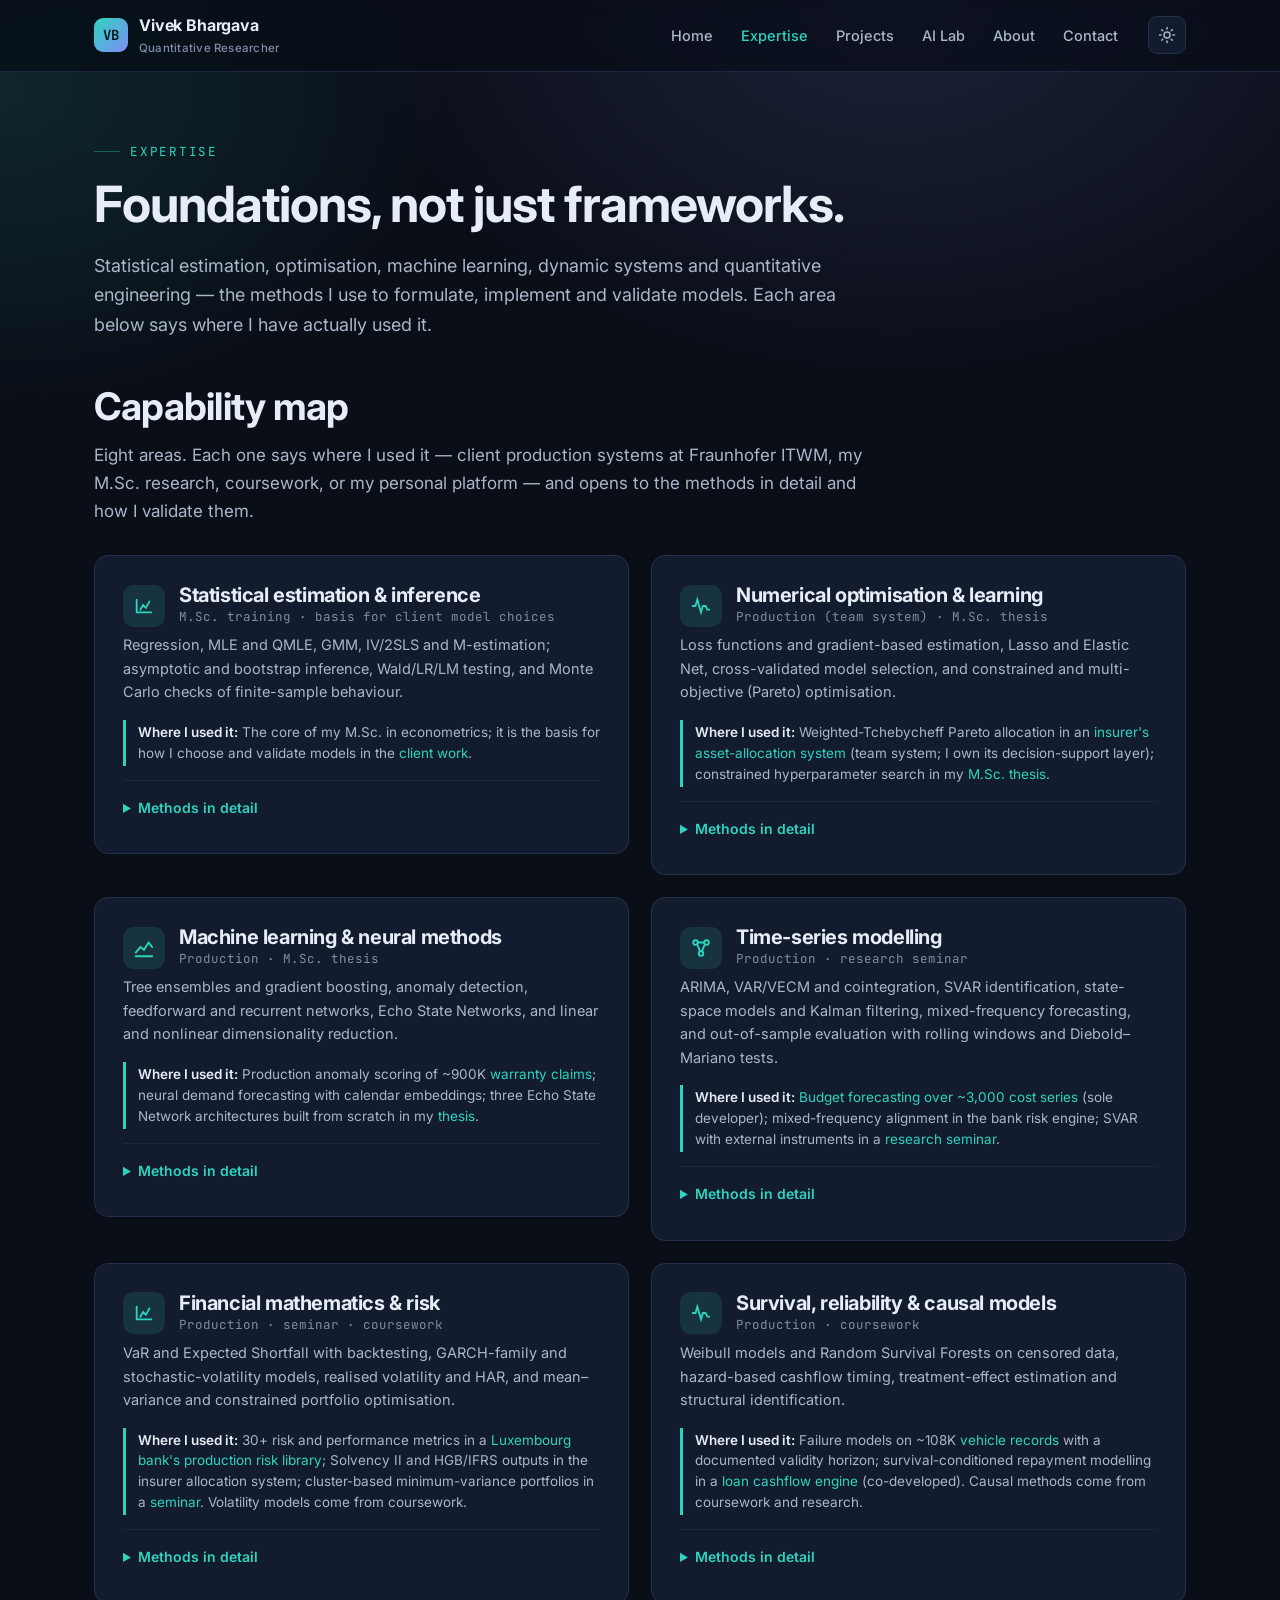
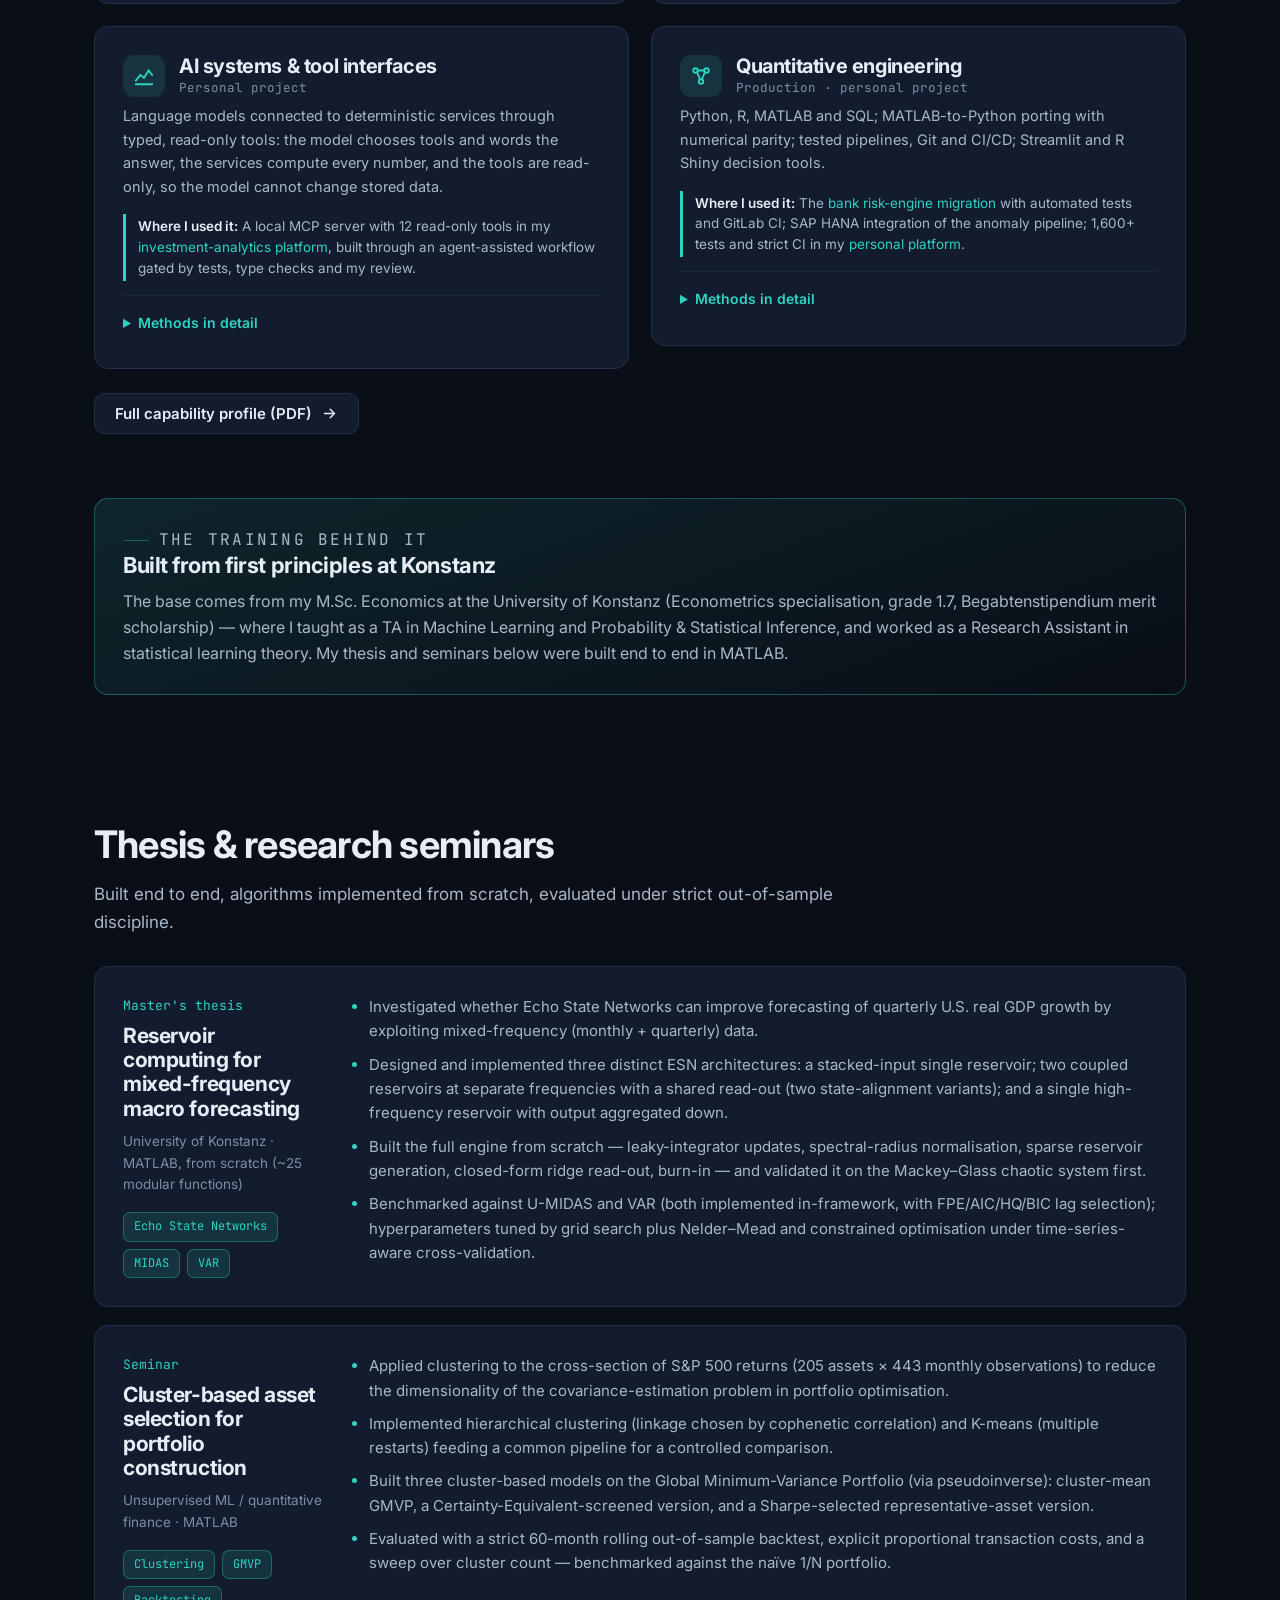
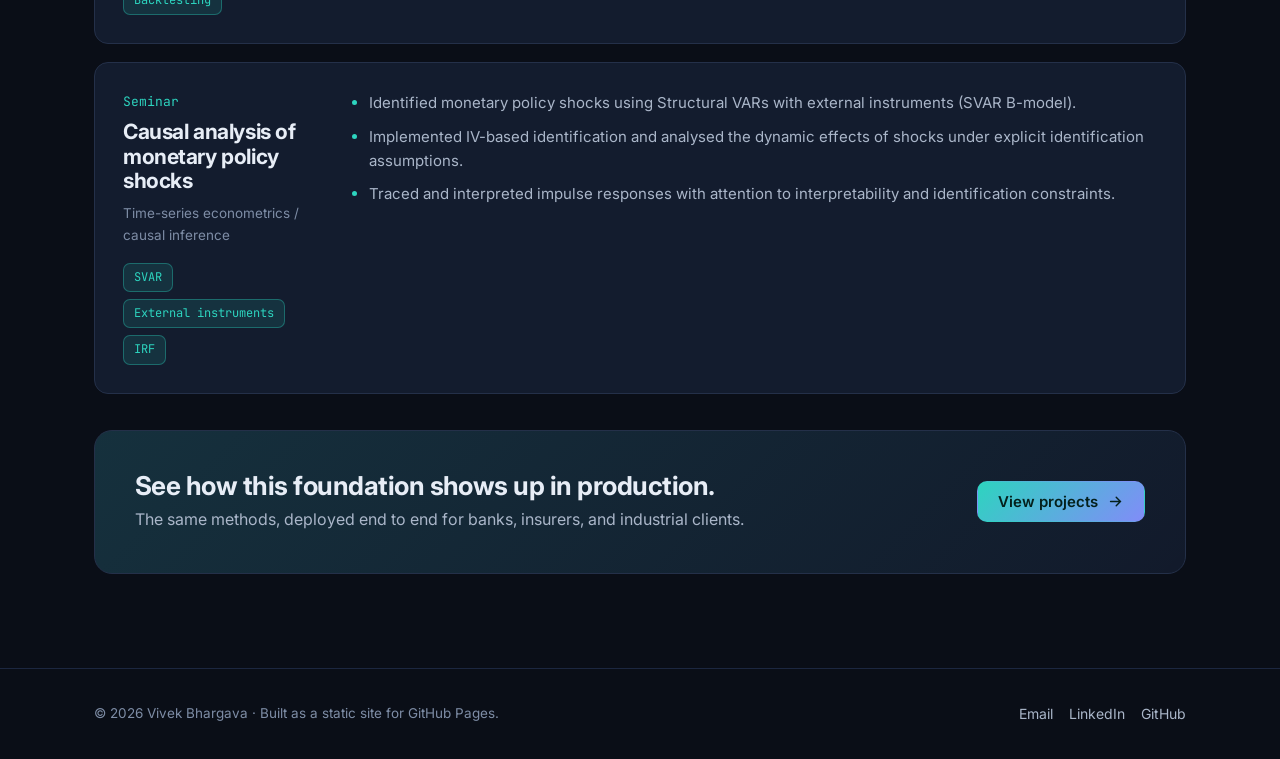
<file: expertise.html>
<!DOCTYPE html>
<html lang="en" data-theme="dark">
<head>
<meta charset="UTF-8" />
<meta name="viewport" content="width=device-width, initial-scale=1.0" />
<title>Expertise — Vivek Bhargava</title>
<meta name="description" content="The econometric, time-series, and machine-learning methods behind Vivek Bhargava's production quant work — and where each has been used." />
<link rel="preconnect" href="https://fonts.googleapis.com" />
<link rel="preconnect" href="https://fonts.gstatic.com" crossorigin />
<link href="https://fonts.googleapis.com/css2?family=Inter:wght@400;500;600;700&family=JetBrains+Mono:wght@400;500;700&display=swap" rel="stylesheet" />
<link rel="stylesheet" href="style.css" />
<script>(function(){try{var t=localStorage.getItem("vb-theme");if(t)document.documentElement.setAttribute("data-theme",t);}catch(e){}})();</script>
<style>
.grid-2 > .pillar{ min-width:0; overflow-wrap:break-word; }
.pillar details.methods{ margin-top:14px; border-top:1px solid var(--border-soft); padding-top:10px; }
.pillar details.methods summary{ cursor:pointer; font-size:14px; font-weight:600; color:var(--accent); padding:6px 0; list-style-position:inside; }
.pillar details.methods summary:focus-visible{ outline:2px solid var(--accent); outline-offset:3px; border-radius:4px; }
.pillar .mg{ margin-top:12px; }
.pillar .mg h4{ font-size:14.5px; margin:0 0 4px; color:var(--text); }
.pillar .mg p{ font-size:13.5px; line-height:1.55; color:var(--text-dim); margin:0 0 4px; }
.pillar .mg .chk strong{ color:var(--text); font-weight:600; }
.pillar .used-in{ font-size:13.5px; line-height:1.55; color:var(--text-dim); border-left:3px solid var(--accent); padding:2px 0 2px 12px; margin:12px 0 4px; }
.pillar .used-in strong{ color:var(--text); font-weight:600; }
.pillar .used-in a{ white-space:normal; }
</style>
</head>
<body>

<header class="nav">
  <div class="nav-inner">
    <a class="brand" href="index.html"><span class="mark">VB</span><span class="brand-text">Vivek Bhargava<small>Quantitative Researcher</small></span></a>
    <nav class="nav-links" id="nav-links">
      <a href="index.html">Home</a>
      <a href="expertise.html" class="active">Expertise</a>
      <a href="projects.html">Projects</a>
      <a href="ailab.html">AI Lab</a>
      <a href="about.html">About</a>
      <a href="contact.html">Contact</a>
    </nav>
    <button class="icon-btn" id="theme-toggle" aria-label="Toggle light/dark">
      <svg class="theme-icon-light" viewBox="0 0 24 24" fill="none" stroke="currentColor" stroke-width="2" stroke-linecap="round"><circle cx="12" cy="12" r="4"/><path d="M12 2v2M12 20v2M4.9 4.9l1.4 1.4M17.7 17.7l1.4 1.4M2 12h2M20 12h2M4.9 19.1l1.4-1.4M17.7 6.3l1.4-1.4"/></svg>
      <svg class="theme-icon-dark" viewBox="0 0 24 24" fill="none" stroke="currentColor" stroke-width="2" stroke-linecap="round"><path d="M21 12.8A9 9 0 1 1 11.2 3a7 7 0 0 0 9.8 9.8z"/></svg>
    </button>
    <button class="icon-btn menu-toggle" id="menu-toggle" aria-label="Menu"><svg viewBox="0 0 24 24" fill="none" stroke="currentColor" stroke-width="2" stroke-linecap="round"><path d="M3 6h18M3 12h18M3 18h18"/></svg></button>
  </div>
</header>

<!-- INTRO -->
<section class="hero" style="padding-bottom:30px;">
  <div class="wrap reveal">
    <p class="eyebrow">Expertise</p>
    <h1 style="font-size:clamp(30px,4.6vw,50px);">Foundations, not just frameworks.</h1>
    <p class="section-lead" style="margin-top:18px;font-size:18px;">
      Statistical estimation, optimisation, machine learning, dynamic systems and quantitative engineering — the methods I use to formulate, implement and validate models. Each area below says where I have actually used it.
    </p>
  </div>
</section>

<!-- CAPABILITY MAP -->
<section style="padding-top:10px;">
  <div class="wrap">
    <div class="reveal">
      <h2 class="section-title">Capability map</h2>
      <p class="section-lead">Eight areas. Each one says where I used it — client production systems at Fraunhofer ITWM, my M.Sc. research, coursework, or my personal platform — and opens to the methods in detail and how I validate them.</p>
    </div>

    <div class="grid-2" style="margin-top:30px;align-items:start;">

      <div class="pillar reveal">
        <div class="pillar-head">
          <div class="card-icon"><svg viewBox="0 0 24 24" fill="none" stroke="currentColor" stroke-width="2" stroke-linecap="round"><path d="M4 19V5M4 19h16M8 16l3-5 3 3 4-7"/></svg></div>
          <div><h3>Statistical estimation &amp; inference</h3><div class="src">M.Sc. training · basis for client model choices</div></div>
        </div>
        <p class="desc">Regression, MLE and QMLE, GMM, IV/2SLS and M-estimation; asymptotic and bootstrap inference, Wald/LR/LM testing, and Monte Carlo checks of finite-sample behaviour.</p>
        <div class="used-in"><strong>Where I used it:</strong> The core of my M.Sc. in econometrics; it is the basis for how I choose and validate models in the <a href="projects.html">client work</a>.</div>
        <details class="methods"><summary>Methods in detail</summary><div class="mg"><h4>Estimation</h4><p>OLS and GLS; maximum likelihood with scores, Hessians and information matrices; quasi-ML under misspecification; GMM with efficient two-step weighting; M- and minimum-distance estimation.</p><p class="chk"><strong>Validation:</strong> heteroskedasticity- and autocorrelation-robust covariances; Wald, likelihood-ratio and Lagrange-multiplier tests.</p></div><div class="mg"><h4>Identification</h4><p>Endogeneity from omitted variables, simultaneity and measurement error; IV/2SLS and control functions; weak- and many-instrument problems.</p><p class="chk"><strong>Validation:</strong> overidentification and Hausman–Wu specification tests.</p></div><div class="mg"><h4>Uncertainty</h4><p>Parametric, nonparametric and dependent-data bootstrap; Monte Carlo experiments on bias, variance, test size and power.</p><p class="chk"><strong>Validation:</strong> Jarque–Bera, Kolmogorov–Smirnov and QQ diagnostics of distributional assumptions.</p></div></details>
      </div>
      <div class="pillar reveal">
        <div class="pillar-head">
          <div class="card-icon"><svg viewBox="0 0 24 24" fill="none" stroke="currentColor" stroke-width="2" stroke-linecap="round"><path d="M3 12h3l2-7 4 14 2-7h3l2 4h2"/></svg></div>
          <div><h3>Numerical optimisation &amp; learning</h3><div class="src">Production (team system) · M.Sc. thesis</div></div>
        </div>
        <p class="desc">Loss functions and gradient-based estimation, Lasso and Elastic Net, cross-validated model selection, and constrained and multi-objective (Pareto) optimisation.</p>
        <div class="used-in"><strong>Where I used it:</strong> Weighted-Tchebycheff Pareto allocation in an <a href="projects.html">insurer's asset-allocation system</a> (team system; I own its decision-support layer); constrained hyperparameter search in my <a href="#academic">M.Sc. thesis</a>.</div>
        <details class="methods"><summary>Methods in detail</summary><div class="mg"><h4>Objectives and solvers</h4><p>L1, L2, Huber, hinge and negative log-likelihood losses; analytical gradients and Hessians; batch and stochastic gradient descent, AdaGrad and Adam.</p><p class="chk"><strong>Validation:</strong> convergence diagnostics and comparison against closed-form or benchmark estimates.</p></div><div class="mg"><h4>Regularisation</h4><p>Ridge, Lasso, Elastic Net and adaptive Lasso; regularisation paths; pseudoinverse methods for ill-conditioned, high-dimensional problems.</p><p class="chk"><strong>Validation:</strong> leave-one-out, K-fold and nested cross-validation, with a final check on untouched test data.</p></div><div class="mg"><h4>Constrained and multi-objective</h4><p>Bounds and nonlinear risk constraints; non-dominated solutions, extreme portfolios, weighted-Tchebycheff scalarisation and objective-space subdivision.</p><p class="chk"><strong>Validation:</strong> feasibility constraints and sensitivity analysis of the trade-offs.</p></div></details>
      </div>
      <div class="pillar reveal">
        <div class="pillar-head">
          <div class="card-icon"><svg viewBox="0 0 24 24" fill="none" stroke="currentColor" stroke-width="2" stroke-linecap="round"><path d="M3 17l5-6 4 3 5-8 4 5"/><path d="M3 21h18"/></svg></div>
          <div><h3>Machine learning &amp; neural methods</h3><div class="src">Production · M.Sc. thesis</div></div>
        </div>
        <p class="desc">Tree ensembles and gradient boosting, anomaly detection, feedforward and recurrent networks, Echo State Networks, and linear and nonlinear dimensionality reduction.</p>
        <div class="used-in"><strong>Where I used it:</strong> Production anomaly scoring of ~900K <a href="projects.html">warranty claims</a>; neural demand forecasting with calendar embeddings; three Echo State Network architectures built from scratch in my <a href="#academic">thesis</a>.</div>
        <details class="methods"><summary>Methods in detail</summary><div class="mg"><h4>Classification and ensembles</h4><p>LDA, QDA and naive Bayes; logistic regression, k-NN and kernel SVMs; decision trees, random forests, gradient boosting and XGBoost.</p><p class="chk"><strong>Validation:</strong> confusion matrices, precision/recall, ROC/AUC and explicit choice of operating threshold.</p></div><div class="mg"><h4>Anomaly detection</h4><p>Group-conditional Z-scores, Isolation Forest and supervised tree ensembles combined into one score; label-availability windows and consistent training and scoring.</p><p class="chk"><strong>Validation:</strong> temporal-leakage checks, monitoring of distribution change and review of flagged records.</p></div><div class="mg"><h4>Neural and representation methods</h4><p>Feedforward and recurrent networks trained by backpropagation; Echo State Networks (spectral radius, leaky integrators, ridge readout); PCA, kernel PCA, t-SNE, autoencoders and clustering.</p><p class="chk"><strong>Validation:</strong> statistical and tree-based baselines, and performance before versus after dimension reduction.</p></div></details>
      </div>
      <div class="pillar reveal">
        <div class="pillar-head">
          <div class="card-icon"><svg viewBox="0 0 24 24" fill="none" stroke="currentColor" stroke-width="2" stroke-linecap="round"><circle cx="6" cy="6" r="2.5"/><circle cx="18" cy="6" r="2.5"/><circle cx="12" cy="18" r="2.5"/><path d="M7.7 7.7L11 15.6M16.3 7.7L13 15.6M8.5 6h7"/></svg></div>
          <div><h3>Time-series modelling</h3><div class="src">Production · research seminar</div></div>
        </div>
        <p class="desc">ARIMA, VAR/VECM and cointegration, SVAR identification, state-space models and Kalman filtering, mixed-frequency forecasting, and out-of-sample evaluation with rolling windows and Diebold–Mariano tests.</p>
        <div class="used-in"><strong>Where I used it:</strong> <a href="projects.html">Budget forecasting over ~3,000 cost series</a> (sole developer); mixed-frequency alignment in the bank risk engine; SVAR with external instruments in a <a href="#academic">research seminar</a>.</div>
        <details class="methods"><summary>Methods in detail</summary><div class="mg"><h4>Univariate</h4><p>Stationarity, ACF/PACF identification and Box–Jenkins ARIMA; multi-step forecast recursions and prediction intervals.</p><p class="chk"><strong>Validation:</strong> ADF and Ljung–Box tests and residual whiteness.</p></div><div class="mg"><h4>Multivariate</h4><p>VAR with information-criterion lag selection and Granger causality; Johansen cointegration and VECM; SVAR with Cholesky or external-instrument identification, impulse responses and variance decompositions; Bayesian estimation.</p><p class="chk"><strong>Validation:</strong> stability conditions and forecast-error covariance.</p></div><div class="mg"><h4>State space and forecasting systems</h4><p>Kalman filtering and prediction-error likelihood; mixed-frequency forecasting (U-MIDAS, reservoir models); clustering to tame sparse, heterogeneous panels.</p><p class="chk"><strong>Validation:</strong> rolling, expanding and fixed windows with intact forecast origins, and Diebold–Mariano tests.</p></div></details>
      </div>
      <div class="pillar reveal">
        <div class="pillar-head">
          <div class="card-icon"><svg viewBox="0 0 24 24" fill="none" stroke="currentColor" stroke-width="2" stroke-linecap="round"><path d="M4 19V5M4 19h16M8 16l3-5 3 3 4-7"/></svg></div>
          <div><h3>Financial mathematics &amp; risk</h3><div class="src">Production · seminar · coursework</div></div>
        </div>
        <p class="desc">VaR and Expected Shortfall with backtesting, GARCH-family and stochastic-volatility models, realised volatility and HAR, and mean–variance and constrained portfolio optimisation.</p>
        <div class="used-in"><strong>Where I used it:</strong> 30+ risk and performance metrics in a <a href="projects.html">Luxembourg bank's production risk library</a>; Solvency II and HGB/IFRS outputs in the insurer allocation system; cluster-based minimum-variance portfolios in a <a href="#academic">seminar</a>. Volatility models come from coursework.</div>
        <details class="methods"><summary>Methods in detail</summary><div class="mg"><h4>Volatility</h4><p>GARCH, EGARCH and GJR; stochastic volatility; realised volatility and HAR; BEKK multivariate covariance; Student-t and skewed innovation densities.</p><p class="chk"><strong>Validation:</strong> ARCH-LM and probability-integral-transform diagnostics; out-of-sample RMSFE and Diebold–Mariano comparisons.</p></div><div class="mg"><h4>Risk measurement</h4><p>Historical, parametric and conditional-volatility VaR; Expected Shortfall; drawdown, downside and performance metrics.</p><p class="chk"><strong>Validation:</strong> exceedance and unconditional-coverage backtests; tolerance-based numerical parity between implementations.</p></div><div class="mg"><h4>Portfolio construction</h4><p>Mean–variance and global minimum-variance portfolios; covariance shrinkage and clustering-based allocation; Pareto multi-criteria allocation under Solvency II and HGB/IFRS constraints.</p><p class="chk"><strong>Validation:</strong> rolling out-of-sample performance against benchmarks, including transaction costs.</p></div></details>
      </div>
      <div class="pillar reveal">
        <div class="pillar-head">
          <div class="card-icon"><svg viewBox="0 0 24 24" fill="none" stroke="currentColor" stroke-width="2" stroke-linecap="round"><path d="M3 12h3l2-7 4 14 2-7h3l2 4h2"/></svg></div>
          <div><h3>Survival, reliability &amp; causal models</h3><div class="src">Production · coursework</div></div>
        </div>
        <p class="desc">Weibull models and Random Survival Forests on censored data, hazard-based cashflow timing, treatment-effect estimation and structural identification.</p>
        <div class="used-in"><strong>Where I used it:</strong> Failure models on ~108K <a href="projects.html">vehicle records</a> with a documented validity horizon; survival-conditioned repayment modelling in a <a href="projects.html">loan cashflow engine</a> (co-developed). Causal methods come from coursework and research.</div>
        <details class="methods"><summary>Methods in detail</summary><div class="mg"><h4>Survival and reliability</h4><p>Weibull hazards and survival functions; right-censored data and exposure periods; Random Survival Forests.</p><p class="chk"><strong>Validation:</strong> survival-curve behaviour in sparse tails, and a stated limit on extrapolating beyond observed follow-up.</p></div><div class="mg"><h4>Event-driven cashflows</h4><p>Survival-conditioned repayment schedules, early-repayment hazards and empirical payout curves.</p><p class="chk"><strong>Validation:</strong> backtests of projected against realised cashflows.</p></div><div class="mg"><h4>Causal inference</h4><p>Average treatment effects; partially linear (residual-on-residual) estimation with Lasso or tree nuisance models; propensity-score weighting; structural shocks via external-instrument SVAR.</p><p class="chk"><strong>Validation:</strong> comparison with naive OLS and sensitivity to identifying assumptions.</p></div></details>
      </div>
      <div class="pillar reveal">
        <div class="pillar-head">
          <div class="card-icon"><svg viewBox="0 0 24 24" fill="none" stroke="currentColor" stroke-width="2" stroke-linecap="round"><path d="M3 17l5-6 4 3 5-8 4 5"/><path d="M3 21h18"/></svg></div>
          <div><h3>AI systems &amp; tool interfaces</h3><div class="src">Personal project</div></div>
        </div>
        <p class="desc">Language models connected to deterministic services through typed, read-only tools: the model chooses tools and words the answer, the services compute every number, and the tools are read-only, so the model cannot change stored data.</p>
        <div class="used-in"><strong>Where I used it:</strong> A local MCP server with 12 read-only tools in my <a href="ailab.html">investment-analytics platform</a>, built through an agent-assisted workflow gated by tests, type checks and my review.</div>
        <details class="methods"><summary>Methods in detail</summary><div class="mg"><h4>Model–tool separation</h4><p>The language model interprets the question and chooses tools; tested deterministic services compute every number and own all financial state.</p><p class="chk"><strong>Implemented:</strong> a local MCP server with 12 read-only tools. <strong>Validation:</strong> unit tests of the tool functions, run without an MCP client.</p></div><div class="mg"><h4>Typed contracts and permissions</h4><p>Typed requests and responses, read-only versus state-changing operations, and structured errors (a missing value returns null with a reason) instead of guesses.</p><p class="chk"><strong>Implemented:</strong> money passed as text with a currency code; a missing value returns null with a reason; changes to research memory need my acceptance in an in-app inbox.</p></div><div class="mg"><h4>Harness for agent-assisted development</h4><p>Repository instructions, scoped tickets, one branch per ticket, explicit stop conditions and human-controlled merges.</p><p class="chk"><strong>Validation:</strong> tests, type checks, linting and architecture-boundary rules in CI on every pull request. <strong>Planned:</strong> evals of tool selection and numerical correctness.</p></div></details>
      </div>
      <div class="pillar reveal">
        <div class="pillar-head">
          <div class="card-icon"><svg viewBox="0 0 24 24" fill="none" stroke="currentColor" stroke-width="2" stroke-linecap="round"><circle cx="6" cy="6" r="2.5"/><circle cx="18" cy="6" r="2.5"/><circle cx="12" cy="18" r="2.5"/><path d="M7.7 7.7L11 15.6M16.3 7.7L13 15.6M8.5 6h7"/></svg></div>
          <div><h3>Quantitative engineering</h3><div class="src">Production · personal project</div></div>
        </div>
        <p class="desc">Python, R, MATLAB and SQL; MATLAB-to-Python porting with numerical parity; tested pipelines, Git and CI/CD; Streamlit and R Shiny decision tools.</p>
        <div class="used-in"><strong>Where I used it:</strong> The <a href="projects.html">bank risk-engine migration</a> with automated tests and GitLab CI; SAP HANA integration of the anomaly pipeline; 1,600+ tests and strict CI in my <a href="ailab.html">personal platform</a>.</div>
        <details class="methods"><summary>Methods in detail</summary><div class="mg"><h4>Languages and data</h4><p>Python (NumPy, pandas, SciPy, statsmodels, scikit-learn), R (data.table, survival models, Shiny), MATLAB and SQL, including SAP HANA integration.</p><p class="chk"><strong>Validation:</strong> reconciling definitions and input conventions when porting between MATLAB and Python.</p></div><div class="mg"><h4>Research-to-production architecture</h4><p>Pipelines from ingestion to scoring; domain logic, statistical kernels, services, adapters and UI kept separate; typed service contracts; persisted artefacts with training and scoring separated.</p><p class="chk"><strong>Validation:</strong> model-input schema checks that fail loudly instead of silently.</p></div><div class="mg"><h4>Testing and reproducibility</h4><p>Unit and integration tests with tolerance-aware reference values; timestamp-valid backtests; Git pull requests, GitLab CI and GitHub Actions; pytest, ruff and mypy; fixed seeds and explicit configuration.</p><p class="chk"><strong>Validation:</strong> data-quality controls for missing, duplicated, mistyped and misaligned data.</p></div></details>
      </div>

    </div>
    <div class="reveal" style="margin-top:24px;">
      <a class="btn btn-ghost" href="Vivek_Bhargava_Technical_Capabilities.pdf" target="_blank" rel="noopener">Full capability profile (PDF)
        <svg viewBox="0 0 24 24" fill="none" stroke="currentColor" stroke-width="2" stroke-linecap="round"><path d="M5 12h14M13 6l6 6-6 6"/></svg>
      </a>
    </div>
  </div>
</section>

<!-- EDUCATION NOTE -->
<section style="padding-top:0;">
  <div class="wrap">
    <div class="callout reveal">
      <p class="eyebrow">The training behind it</p>
      <h3>Built from first principles at Konstanz</h3>
      <p>The base comes from my M.Sc. Economics at the University of Konstanz (Econometrics specialisation, grade 1.7, Begabtenstipendium merit scholarship) — where I taught as a TA in Machine Learning and Probability &amp; Statistical Inference, and worked as a Research Assistant in statistical learning theory. My thesis and seminars below were built end to end in MATLAB.</p>
    </div>
  </div>
</section>

<!-- ACADEMIC PROJECTS -->
<section id="academic">
  <div class="wrap">
    <div class="reveal">
      <h2 class="section-title">Thesis &amp; research seminars</h2>
      <p class="section-lead">Built end to end, algorithms implemented from scratch, evaluated under strict out-of-sample discipline.</p>
    </div>

    <div style="display:grid;gap:18px;margin-top:30px;">

      <div class="project reveal">
        <div class="meta-col">
          <div class="pnum">Master's thesis</div>
          <h3>Reservoir computing for mixed-frequency macro forecasting</h3>
          <div class="ctx">University of Konstanz · MATLAB, from scratch (~25 modular functions)</div>
          <div class="tags"><span class="tag">Echo State Networks</span><span class="tag">MIDAS</span><span class="tag">VAR</span></div>
        </div>
        <ul>
          <li>Investigated whether Echo State Networks can improve forecasting of quarterly U.S. real GDP growth by exploiting mixed-frequency (monthly + quarterly) data.</li>
          <li>Designed and implemented three distinct ESN architectures: a stacked-input single reservoir; two coupled reservoirs at separate frequencies with a shared read-out (two state-alignment variants); and a single high-frequency reservoir with output aggregated down.</li>
          <li>Built the full engine from scratch — leaky-integrator updates, spectral-radius normalisation, sparse reservoir generation, closed-form ridge read-out, burn-in — and validated it on the Mackey–Glass chaotic system first.</li>
          <li>Benchmarked against U-MIDAS and VAR (both implemented in-framework, with FPE/AIC/HQ/BIC lag selection); hyperparameters tuned by grid search plus Nelder–Mead and constrained optimisation under time-series-aware cross-validation.</li>
        </ul>
      </div>

      <div class="project reveal">
        <div class="meta-col">
          <div class="pnum">Seminar</div>
          <h3>Cluster-based asset selection for portfolio construction</h3>
          <div class="ctx">Unsupervised ML / quantitative finance · MATLAB</div>
          <div class="tags"><span class="tag">Clustering</span><span class="tag">GMVP</span><span class="tag">Backtesting</span></div>
        </div>
        <ul>
          <li>Applied clustering to the cross-section of S&amp;P 500 returns (205 assets × 443 monthly observations) to reduce the dimensionality of the covariance-estimation problem in portfolio optimisation.</li>
          <li>Implemented hierarchical clustering (linkage chosen by cophenetic correlation) and K-means (multiple restarts) feeding a common pipeline for a controlled comparison.</li>
          <li>Built three cluster-based models on the Global Minimum-Variance Portfolio (via pseudoinverse): cluster-mean GMVP, a Certainty-Equivalent-screened version, and a Sharpe-selected representative-asset version.</li>
          <li>Evaluated with a strict 60-month rolling out-of-sample backtest, explicit proportional transaction costs, and a sweep over cluster count — benchmarked against the naïve 1/N portfolio.</li>
        </ul>
      </div>

      <div class="project reveal">
        <div class="meta-col">
          <div class="pnum">Seminar</div>
          <h3>Causal analysis of monetary policy shocks</h3>
          <div class="ctx">Time-series econometrics / causal inference</div>
          <div class="tags"><span class="tag">SVAR</span><span class="tag">External instruments</span><span class="tag">IRF</span></div>
        </div>
        <ul>
          <li>Identified monetary policy shocks using Structural VARs with external instruments (SVAR B-model).</li>
          <li>Implemented IV-based identification and analysed the dynamic effects of shocks under explicit identification assumptions.</li>
          <li>Traced and interpreted impulse responses with attention to interpretability and identification constraints.</li>
        </ul>
      </div>

    </div>

    <div class="cta-band reveal" style="margin-top:36px;">
      <div>
        <h2>See how this foundation shows up in production.</h2>
        <p>The same methods, deployed end to end for banks, insurers, and industrial clients.</p>
      </div>
      <a class="btn btn-primary" href="projects.html">View projects
        <svg viewBox="0 0 24 24" fill="none" stroke="currentColor" stroke-width="2" stroke-linecap="round"><path d="M5 12h14M13 6l6 6-6 6"/></svg>
      </a>
    </div>
  </div>
</section>

<footer class="footer">
  <div class="wrap footer-inner">
    <span class="muted">© <span id="yr"></span> Vivek Bhargava · Built as a static site for GitHub Pages.</span>
    <div class="footer-links">
      <a href="mailto:viv.bhargav@gmail.com">Email</a>
      <a href="https://www.linkedin.com/in/vivek-bhargava-431b4561" target="_blank" rel="noopener">LinkedIn</a>
      <a href="https://github.com/vivekbhargava23" target="_blank" rel="noopener">GitHub</a>
    </div>
  </div>
</footer>
<script>document.getElementById("yr").textContent=new Date().getFullYear();</script>
<script src="main.js"></script>
</body>
</html>
</file>
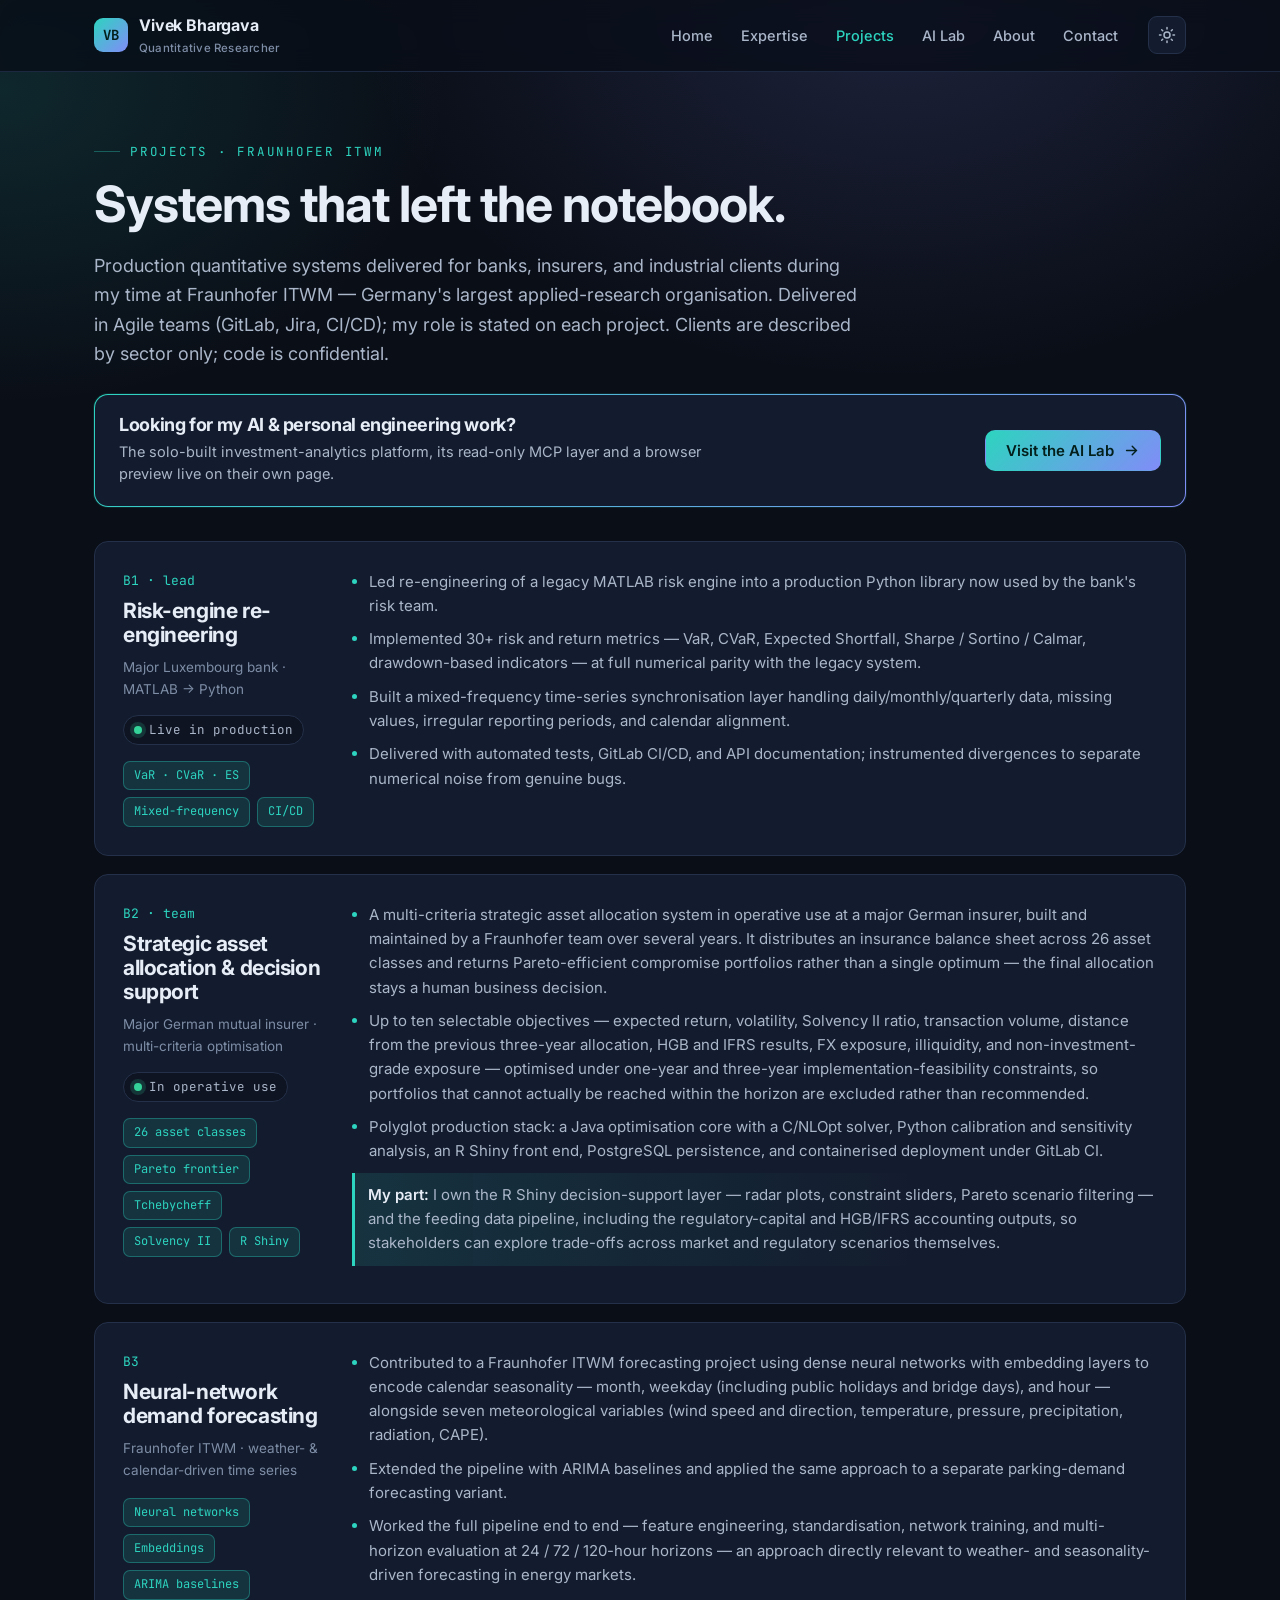
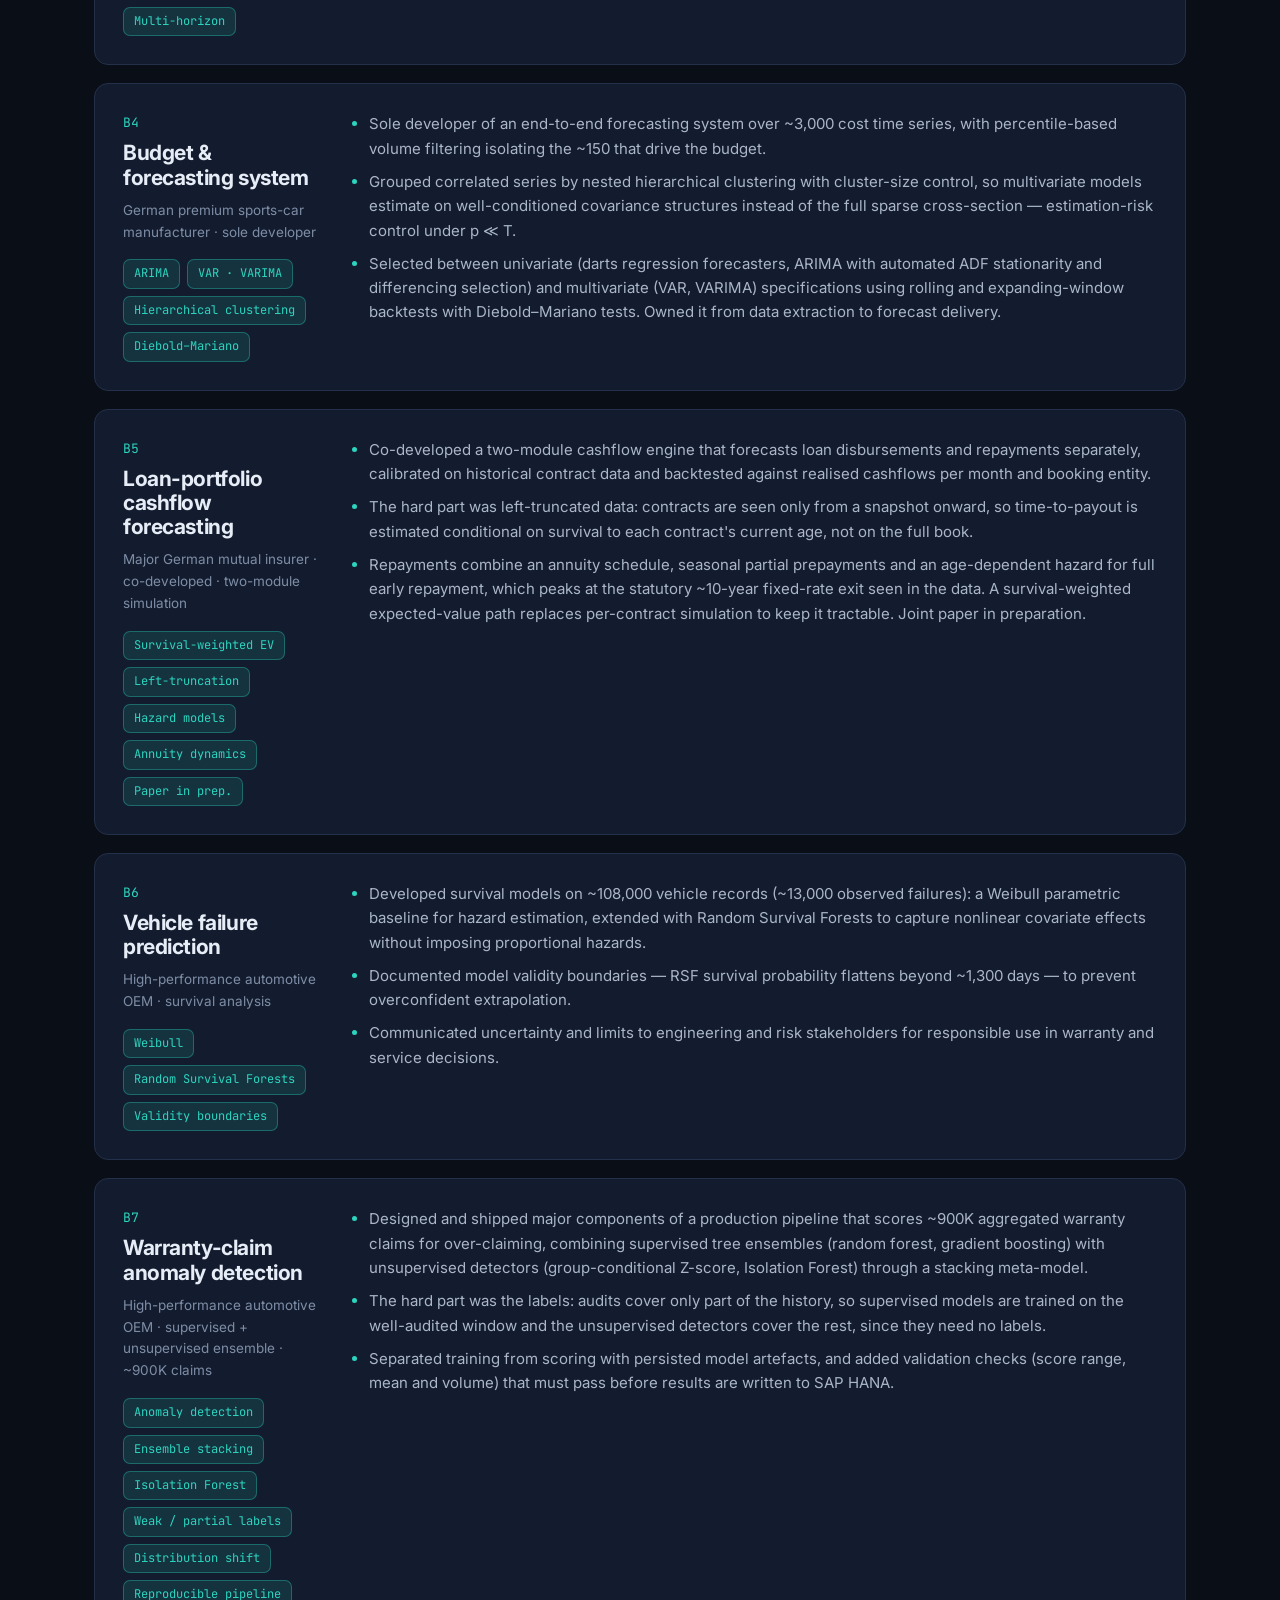
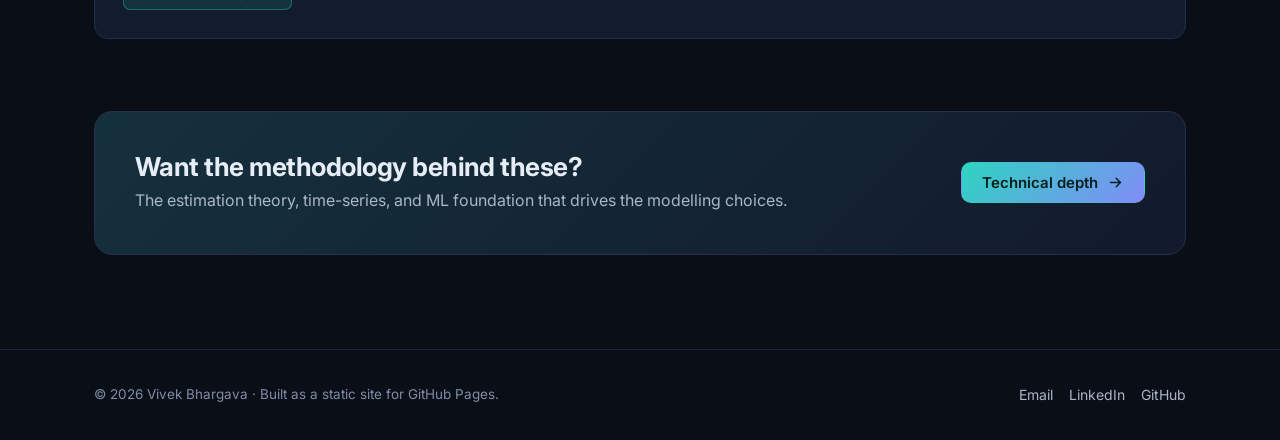
<file: projects.html>
<!DOCTYPE html>
<html lang="en" data-theme="dark">
<head>
<meta charset="UTF-8" />
<meta name="viewport" content="width=device-width, initial-scale=1.0" />
<title>Projects — Vivek Bhargava</title>
<meta name="description" content="Seven production quant systems delivered for banks, insurers, and industrial clients at Fraunhofer ITWM." />
<link rel="preconnect" href="https://fonts.googleapis.com" />
<link rel="preconnect" href="https://fonts.gstatic.com" crossorigin />
<link href="https://fonts.googleapis.com/css2?family=Inter:wght@400;500;600;700&family=JetBrains+Mono:wght@400;500;700&display=swap" rel="stylesheet" />
<link rel="stylesheet" href="style.css" />
<script>(function(){try{var t=localStorage.getItem("vb-theme");if(t)document.documentElement.setAttribute("data-theme",t);}catch(e){}})();</script>
<script>if(location.hash==="#personal"){location.replace("ailab.html");}</script>
<style>
/* AI Lab teaser banner */
.ailab-teaser{ position:relative; display:flex; align-items:center; justify-content:space-between; gap:18px 28px; flex-wrap:wrap;
  border:1.5px solid transparent; border-radius:var(--radius); padding:20px 24px; margin-top:26px;
  background:linear-gradient(var(--card),var(--card)) padding-box,
            linear-gradient(135deg,var(--accent),var(--accent-2)) border-box;
  box-shadow:0 0 0 1px var(--accent-soft); }
.ailab-teaser h3{ font-size:18px; margin:0 0 5px; }
.ailab-teaser p{ color:var(--text-dim); font-size:14.5px; line-height:1.55; margin:0; max-width:66ch; }
.ailab-teaser .btn{ white-space:nowrap; }
@media (max-width:640px){ .ailab-teaser{ flex-direction:column; align-items:flex-start; } .ailab-teaser .btn{ width:100%; justify-content:center; } }
/* "My part" contribution line inside a team project */
.project li.contrib{ list-style:none; margin-left:-1.15em; padding:10px 0 10px 13px; border-left:3px solid var(--accent); background:linear-gradient(90deg,var(--accent-soft),transparent 70%); border-radius:0 6px 6px 0; }
.project li.contrib strong{ color:var(--text); font-weight:600; }
</style>
</head>
<body>

<header class="nav">
  <div class="nav-inner">
    <a class="brand" href="index.html"><span class="mark">VB</span><span class="brand-text">Vivek Bhargava<small>Quantitative Researcher</small></span></a>
    <nav class="nav-links" id="nav-links">
      <a href="index.html">Home</a>
      <a href="expertise.html">Expertise</a>
      <a href="projects.html" class="active">Projects</a>
      <a href="ailab.html">AI Lab</a>
      <a href="about.html">About</a>
      <a href="contact.html">Contact</a>
    </nav>
    <button class="icon-btn" id="theme-toggle" aria-label="Toggle light/dark">
      <svg class="theme-icon-light" viewBox="0 0 24 24" fill="none" stroke="currentColor" stroke-width="2" stroke-linecap="round"><circle cx="12" cy="12" r="4"/><path d="M12 2v2M12 20v2M4.9 4.9l1.4 1.4M17.7 17.7l1.4 1.4M2 12h2M20 12h2M4.9 19.1l1.4-1.4M17.7 6.3l1.4-1.4"/></svg>
      <svg class="theme-icon-dark" viewBox="0 0 24 24" fill="none" stroke="currentColor" stroke-width="2" stroke-linecap="round"><path d="M21 12.8A9 9 0 1 1 11.2 3a7 7 0 0 0 9.8 9.8z"/></svg>
    </button>
    <button class="icon-btn menu-toggle" id="menu-toggle" aria-label="Menu"><svg viewBox="0 0 24 24" fill="none" stroke="currentColor" stroke-width="2" stroke-linecap="round"><path d="M3 6h18M3 12h18M3 18h18"/></svg></button>
  </div>
</header>

<section class="hero" style="padding-bottom:20px;">
  <div class="wrap reveal">
    <p class="eyebrow">Projects · Fraunhofer ITWM</p>
    <h1 style="font-size:clamp(30px,4.6vw,50px);">Systems that left the notebook.</h1>
    <p class="section-lead" style="margin-top:18px;font-size:18px;">Production quantitative systems delivered for banks, insurers, and industrial clients during my time at Fraunhofer ITWM — Germany's largest applied-research organisation. Delivered in Agile teams (GitLab, Jira, CI/CD); my role is stated on each project. Clients are described by sector only; code is confidential.</p>

    <div class="ailab-teaser reveal">
      <div>
        <h3>Looking for my AI &amp; personal engineering work?</h3>
        <p>The solo-built investment-analytics platform, its read-only MCP layer and a browser preview live on their own page.</p>
      </div>
      <a class="btn btn-primary" href="ailab.html">Visit the AI Lab
        <svg viewBox="0 0 24 24" fill="none" stroke="currentColor" stroke-width="2" stroke-linecap="round"><path d="M5 12h14M13 6l6 6-6 6"/></svg>
      </a>
    </div>
  </div>
</section>

<section style="padding-top:14px;">
  <div class="wrap">

    <div style="display:grid;gap:18px;">

      <div class="project reveal">
        <div class="meta-col">
          <div class="pnum">B1 · lead</div>
          <h3>Risk-engine re-engineering</h3>
          <div class="ctx">Major Luxembourg bank · MATLAB → Python</div>
          <span class="status-chip live"><span class="dot"></span>Live in production</span>
          <div class="tags"><span class="tag">VaR · CVaR · ES</span><span class="tag">Mixed-frequency</span><span class="tag">CI/CD</span></div>
        </div>
        <ul>
          <li>Led re-engineering of a legacy MATLAB risk engine into a production Python library now used by the bank's risk team.</li>
          <li>Implemented 30+ risk and return metrics — VaR, CVaR, Expected Shortfall, Sharpe / Sortino / Calmar, drawdown-based indicators — at full numerical parity with the legacy system.</li>
          <li>Built a mixed-frequency time-series synchronisation layer handling daily/monthly/quarterly data, missing values, irregular reporting periods, and calendar alignment.</li>
          <li>Delivered with automated tests, GitLab CI/CD, and API documentation; instrumented divergences to separate numerical noise from genuine bugs.</li>
        </ul>
      </div>

      <div class="project reveal">
        <div class="meta-col">
          <div class="pnum">B2 · team</div>
          <h3>Strategic asset allocation &amp; decision support</h3>
          <div class="ctx">Major German mutual insurer · multi-criteria optimisation</div>
          <span class="status-chip live"><span class="dot"></span>In operative use</span>
          <div class="tags"><span class="tag">26 asset classes</span><span class="tag">Pareto frontier</span><span class="tag">Tchebycheff</span><span class="tag">Solvency II</span><span class="tag">R Shiny</span></div>
        </div>
        <ul>
          <li>A multi-criteria strategic asset allocation system in operative use at a major German insurer, built and maintained by a Fraunhofer team over several years. It distributes an insurance balance sheet across 26 asset classes and returns Pareto-efficient compromise portfolios rather than a single optimum — the final allocation stays a human business decision.</li>
          <li>Up to ten selectable objectives — expected return, volatility, Solvency II ratio, transaction volume, distance from the previous three-year allocation, HGB and IFRS results, FX exposure, illiquidity, and non-investment-grade exposure — optimised under one-year and three-year implementation-feasibility constraints, so portfolios that cannot actually be reached within the horizon are excluded rather than recommended.</li>
          <li>Polyglot production stack: a Java optimisation core with a C/NLOpt solver, Python calibration and sensitivity analysis, an R Shiny front end, PostgreSQL persistence, and containerised deployment under GitLab CI.</li>
          <li class="contrib"><strong>My part:</strong> I own the R Shiny decision-support layer — radar plots, constraint sliders, Pareto scenario filtering — and the feeding data pipeline, including the regulatory-capital and HGB/IFRS accounting outputs, so stakeholders can explore trade-offs across market and regulatory scenarios themselves.</li>
        </ul>
      </div>

      <div class="project reveal">
        <div class="meta-col">
          <div class="pnum">B3</div>
          <h3>Neural-network demand forecasting</h3>
          <div class="ctx">Fraunhofer ITWM · weather- &amp; calendar-driven time series</div>
          <div class="tags"><span class="tag">Neural networks</span><span class="tag">Embeddings</span><span class="tag">ARIMA baselines</span><span class="tag">Multi-horizon</span></div>
        </div>
        <ul>
          <li>Contributed to a Fraunhofer ITWM forecasting project using dense neural networks with embedding layers to encode calendar seasonality — month, weekday (including public holidays and bridge days), and hour — alongside seven meteorological variables (wind speed and direction, temperature, pressure, precipitation, radiation, CAPE).</li>
          <li>Extended the pipeline with ARIMA baselines and applied the same approach to a separate parking-demand forecasting variant.</li>
          <li>Worked the full pipeline end to end — feature engineering, standardisation, network training, and multi-horizon evaluation at 24 / 72 / 120-hour horizons — an approach directly relevant to weather- and seasonality-driven forecasting in energy markets.</li>
        </ul>
      </div>

      <div class="project reveal">
        <div class="meta-col">
          <div class="pnum">B4</div>
          <h3>Budget &amp; forecasting system</h3>
          <div class="ctx">German premium sports-car manufacturer · sole developer</div>
          <div class="tags"><span class="tag">ARIMA</span><span class="tag">VAR · VARIMA</span><span class="tag">Hierarchical clustering</span><span class="tag">Diebold–Mariano</span></div>
        </div>
        <ul>
          <li>Sole developer of an end-to-end forecasting system over ~3,000 cost time series, with percentile-based volume filtering isolating the ~150 that drive the budget.</li>
          <li>Grouped correlated series by nested hierarchical clustering with cluster-size control, so multivariate models estimate on well-conditioned covariance structures instead of the full sparse cross-section — estimation-risk control under p ≪ T.</li>
          <li>Selected between univariate (darts regression forecasters, ARIMA with automated ADF stationarity and differencing selection) and multivariate (VAR, VARIMA) specifications using rolling and expanding-window backtests with Diebold–Mariano tests. Owned it from data extraction to forecast delivery.</li>
        </ul>
      </div>

      <div class="project reveal">
        <div class="meta-col">
          <div class="pnum">B5</div>
          <h3>Loan-portfolio cashflow forecasting</h3>
          <div class="ctx">Major German mutual insurer · co-developed · two-module simulation</div>
          <div class="tags"><span class="tag">Survival-weighted EV</span><span class="tag">Left-truncation</span><span class="tag">Hazard models</span><span class="tag">Annuity dynamics</span><span class="tag">Paper in prep.</span></div>
        </div>
        <ul>
          <li>Co-developed a two-module cashflow engine that forecasts loan disbursements and repayments separately, calibrated on historical contract data and backtested against realised cashflows per month and booking entity.</li>
          <li>The hard part was left-truncated data: contracts are seen only from a snapshot onward, so time-to-payout is estimated conditional on survival to each contract's current age, not on the full book.</li>
          <li>Repayments combine an annuity schedule, seasonal partial prepayments and an age-dependent hazard for full early repayment, which peaks at the statutory ~10-year fixed-rate exit seen in the data. A survival-weighted expected-value path replaces per-contract simulation to keep it tractable. Joint paper in preparation.</li>
        </ul>
      </div>

      <div class="project reveal">
        <div class="meta-col">
          <div class="pnum">B6</div>
          <h3>Vehicle failure prediction</h3>
          <div class="ctx">High-performance automotive OEM · survival analysis</div>
          <div class="tags"><span class="tag">Weibull</span><span class="tag">Random Survival Forests</span><span class="tag">Validity boundaries</span></div>
        </div>
        <ul>
          <li>Developed survival models on ~108,000 vehicle records (~13,000 observed failures): a Weibull parametric baseline for hazard estimation, extended with Random Survival Forests to capture nonlinear covariate effects without imposing proportional hazards.</li>
          <li>Documented model validity boundaries — RSF survival probability flattens beyond ~1,300 days — to prevent overconfident extrapolation.</li>
          <li>Communicated uncertainty and limits to engineering and risk stakeholders for responsible use in warranty and service decisions.</li>
        </ul>
      </div>

      <div class="project reveal">
        <div class="meta-col">
          <div class="pnum">B7</div>
          <h3>Warranty-claim anomaly detection</h3>
          <div class="ctx">High-performance automotive OEM · supervised + unsupervised ensemble · ~900K claims</div>
          <div class="tags"><span class="tag">Anomaly detection</span><span class="tag">Ensemble stacking</span><span class="tag">Isolation Forest</span><span class="tag">Weak / partial labels</span><span class="tag">Distribution shift</span><span class="tag">Reproducible pipeline</span></div>
        </div>
        <ul>
          <li>Designed and shipped major components of a production pipeline that scores ~900K aggregated warranty claims for over-claiming, combining supervised tree ensembles (random forest, gradient boosting) with unsupervised detectors (group-conditional Z-score, Isolation Forest) through a stacking meta-model.</li>
          <li>The hard part was the labels: audits cover only part of the history, so supervised models are trained on the well-audited window and the unsupervised detectors cover the rest, since they need no labels.</li>
          <li>Separated training from scoring with persisted model artefacts, and added validation checks (score range, mean and volume) that must pass before results are written to SAP HANA.</li>
        </ul>
      </div>

    </div>
  </div>
</section>

<!-- ===================== shared CTA ===================== -->
<section style="padding-top:8px;">
  <div class="wrap">
    <div class="cta-band reveal">
      <div>
        <h2>Want the methodology behind these?</h2>
        <p>The estimation theory, time-series, and ML foundation that drives the modelling choices.</p>
      </div>
      <a class="btn btn-primary" href="expertise.html">Technical depth
        <svg viewBox="0 0 24 24" fill="none" stroke="currentColor" stroke-width="2" stroke-linecap="round"><path d="M5 12h14M13 6l6 6-6 6"/></svg>
      </a>
    </div>
  </div>
</section>

<footer class="footer">
  <div class="wrap footer-inner">
    <span class="muted">© <span id="yr"></span> Vivek Bhargava · Built as a static site for GitHub Pages.</span>
    <div class="footer-links">
      <a href="mailto:viv.bhargav@gmail.com">Email</a>
      <a href="https://www.linkedin.com/in/vivek-bhargava-431b4561" target="_blank" rel="noopener">LinkedIn</a>
      <a href="https://github.com/vivekbhargava23" target="_blank" rel="noopener">GitHub</a>
    </div>
  </div>
</footer>

<script>document.getElementById("yr").textContent=new Date().getFullYear();</script>
<script src="main.js"></script>
</body>
</html>
</file>
<file: style.css>
/* ===========================================================================
   Vivek Bhargava — personal site
   Shared stylesheet. Light + dark via [data-theme] on <html>.
   =========================================================================== */

:root {
  --max: 1140px;
  --radius: 14px;
  --radius-sm: 9px;
  --gap: 22px;
  --font-sans: "Inter", -apple-system, BlinkMacSystemFont, "Segoe UI", Roboto, Helvetica, Arial, sans-serif;
  --font-mono: "JetBrains Mono", ui-monospace, SFMono-Regular, Menlo, Consolas, monospace;
  --speed: .22s;
}

/* ---- Dark (default) ---- */
:root,
:root[data-theme="dark"] {
  --bg: #0a0e17;
  --bg-2: #0e1422;
  --panel: #121a2b;
  --panel-2: #16203400;
  --card: #131c2e;
  --card-hover: #182338;
  --border: #243049;
  --border-soft: #1c2740;
  --text: #e7edf6;
  --text-dim: #aab6c9;
  --muted: #7e8da6;
  --accent: #2dd4bf;
  --accent-2: #818cf8;
  --accent-soft: rgba(45, 212, 191, .12);
  --accent-line: rgba(45, 212, 191, .35);
  --glow: radial-gradient(60% 60% at 70% 0%, rgba(129,140,248,.16), transparent 70%),
          radial-gradient(50% 50% at 0% 10%, rgba(45,212,191,.13), transparent 70%);
  --shadow: 0 18px 50px -20px rgba(0,0,0,.7);
  color-scheme: dark;
}

/* ---- Light ---- */
:root[data-theme="light"] {
  --bg: #f6f7f9;
  --bg-2: #eef1f5;
  --panel: #ffffff;
  --card: #ffffff;
  --card-hover: #f3f6fb;
  --border: #e2e7ef;
  --border-soft: #eceff4;
  --text: #0f1b2d;
  --text-dim: #41506a;
  --muted: #687891;
  --accent: #0d9488;
  --accent-2: #4f46e5;
  --accent-soft: rgba(13,148,136,.10);
  --accent-line: rgba(13,148,136,.32);
  --glow: radial-gradient(60% 60% at 75% 0%, rgba(79,70,229,.10), transparent 70%),
          radial-gradient(50% 50% at 0% 5%, rgba(13,148,136,.10), transparent 70%);
  --shadow: 0 18px 40px -24px rgba(20,40,80,.35);
  color-scheme: light;
}

* { box-sizing: border-box; }

html { scroll-behavior: smooth; }

body {
  margin: 0;
  font-family: var(--font-sans);
  background: var(--bg);
  background-image: var(--glow);
  background-attachment: fixed;
  color: var(--text);
  line-height: 1.62;
  -webkit-font-smoothing: antialiased;
  text-rendering: optimizeLegibility;
}

a { color: var(--accent); text-decoration: none; }
a:hover { text-decoration: underline; }

.wrap { max-width: var(--max); margin: 0 auto; padding: 0 24px; }

/* ---------------- Nav ---------------- */
.nav {
  position: sticky; top: 0; z-index: 50;
  backdrop-filter: saturate(160%) blur(12px);
  background: color-mix(in srgb, var(--bg) 78%, transparent);
  border-bottom: 1px solid var(--border-soft);
}
.nav-inner {
  max-width: var(--max); margin: 0 auto; padding: 13px 24px;
  display: flex; align-items: center; gap: 18px;
}
.brand { display: flex; align-items: center; gap: 11px; font-weight: 700; letter-spacing: -.01em; color: var(--text); }
.brand:hover { text-decoration: none; }
.brand .mark {
  width: 34px; height: 34px; border-radius: 9px; flex: none;
  display: grid; place-items: center; font-family: var(--font-mono);
  font-weight: 700; font-size: 14px; color: #04201c;
  background: linear-gradient(135deg, var(--accent), var(--accent-2));
}
.brand .mark.alt { color: #fff; }
.brand-text small { display: block; font-weight: 500; font-size: 11.5px; color: var(--muted); letter-spacing: .02em; }

.nav-links { margin-left: auto; display: flex; align-items: center; gap: 4px; }
.nav-links a {
  color: var(--text-dim); font-size: 14.5px; font-weight: 500;
  padding: 7px 12px; border-radius: 8px; transition: var(--speed);
}
.nav-links a:hover { color: var(--text); background: var(--accent-soft); text-decoration: none; }
.nav-links a.active { color: var(--accent); }

.icon-btn {
  width: 38px; height: 38px; border-radius: 9px; flex: none;
  display: grid; place-items: center; cursor: pointer;
  background: var(--card); border: 1px solid var(--border); color: var(--text-dim);
  transition: var(--speed);
}
.icon-btn:hover { color: var(--accent); border-color: var(--accent-line); }
.icon-btn svg { width: 18px; height: 18px; }
.theme-icon-dark { display: none; }
:root[data-theme="light"] .theme-icon-dark { display: block; }
:root[data-theme="light"] .theme-icon-light { display: none; }

.nav-cta {
  font-size: 14px; font-weight: 600; padding: 8px 15px; border-radius: 9px;
  background: linear-gradient(135deg, var(--accent), var(--accent-2)); color: #04201c;
}
:root[data-theme="light"] .nav-cta { color: #fff; }
.nav-cta:hover { text-decoration: none; filter: brightness(1.06); }

.menu-toggle { display: none; }

/* ---------------- Buttons ---------------- */
.btn {
  display: inline-flex; align-items: center; gap: 9px; cursor: pointer;
  font-weight: 600; font-size: 15px; padding: 11px 20px; border-radius: 10px;
  border: 1px solid transparent; transition: var(--speed); line-height: 1;
}
.btn svg { width: 17px; height: 17px; }
.btn-primary { background: linear-gradient(135deg, var(--accent), var(--accent-2)); color: #04201c; }
:root[data-theme="light"] .btn-primary { color: #fff; }
.btn-primary:hover { text-decoration: none; filter: brightness(1.07); transform: translateY(-1px); }
.btn-ghost { background: var(--card); border-color: var(--border); color: var(--text); }
.btn-ghost:hover { text-decoration: none; border-color: var(--accent-line); color: var(--accent); }

/* ---------------- Generic layout ---------------- */
section { padding: 64px 0; }
.section-tight { padding: 40px 0; }

.eyebrow {
  font-family: var(--font-mono); font-size: 12.5px; letter-spacing: .14em;
  text-transform: uppercase; color: var(--accent); margin: 0 0 14px;
  display: flex; align-items: center; gap: 10px;
}
.eyebrow::before { content: ""; width: 26px; height: 1px; background: var(--accent-line); }

h1, h2, h3 { line-height: 1.15; letter-spacing: -.02em; color: var(--text); }
h2.section-title { font-size: clamp(26px, 3.4vw, 38px); margin: 0 0 14px; }
.section-lead { color: var(--text-dim); font-size: 17px; max-width: 70ch; margin: 0 0 6px; }

.divider { height: 1px; background: var(--border-soft); border: 0; margin: 0; }

/* ---------------- Hero ---------------- */
.hero { padding: 70px 0 56px; }
.hero-grid { display: grid; grid-template-columns: 1.55fr 1fr; gap: 54px; align-items: center; }
.hero h1 { font-size: clamp(34px, 5.2vw, 58px); margin: 14px 0 0; }
.hero h1 .grad {
  background: linear-gradient(120deg, var(--accent), var(--accent-2));
  -webkit-background-clip: text; background-clip: text; -webkit-text-fill-color: transparent;
}
.hero .role { font-size: clamp(17px, 2.2vw, 22px); color: var(--text-dim); margin: 18px 0 0; font-weight: 500; }
.hero p.blurb { color: var(--text-dim); font-size: 17px; margin: 20px 0 0; max-width: 60ch; }
.hero-cta { display: flex; flex-wrap: wrap; gap: 13px; margin-top: 30px; }

.hero-meta { display: flex; flex-wrap: wrap; gap: 8px 22px; margin-top: 28px; color: var(--muted); font-size: 14px; }
.hero-meta span { display: inline-flex; align-items: center; gap: 7px; }
.hero-meta svg { width: 15px; height: 15px; color: var(--accent); }

/* portrait */
.portrait-wrap { position: relative; justify-self: center; }
.portrait {
  width: 290px; height: 350px; border-radius: 20px; object-fit: cover;
  border: 1px solid var(--border); box-shadow: var(--shadow);
  background: var(--card);
}
.portrait-fallback {
  width: 290px; height: 350px; border-radius: 20px; display: grid; place-items: center;
  border: 1px solid var(--border); box-shadow: var(--shadow);
  background:
    radial-gradient(120% 120% at 20% 0%, var(--accent-soft), transparent 60%),
    linear-gradient(160deg, var(--card), var(--bg-2));
  font-family: var(--font-mono); font-weight: 700; font-size: 76px;
  color: var(--accent); letter-spacing: -.03em;
}
.portrait-badge {
  position: absolute; bottom: -16px; left: 50%; transform: translateX(-50%);
  white-space: nowrap; padding: 9px 16px; border-radius: 11px;
  background: var(--panel); border: 1px solid var(--border); box-shadow: var(--shadow);
  font-size: 13px; color: var(--text-dim); display: flex; align-items: center; gap: 8px;
}
.dot { width: 8px; height: 8px; border-radius: 50%; background: var(--accent); box-shadow: 0 0 0 4px var(--accent-soft); }

/* ---------------- Stat strip ---------------- */
.stats { display: grid; grid-template-columns: repeat(4, 1fr); gap: 16px; }
.stat {
  background: var(--card); border: 1px solid var(--border); border-radius: var(--radius);
  padding: 22px 20px;
}
.stat .num { font-size: 30px; font-weight: 700; letter-spacing: -.02em; color: var(--text);
  font-family: var(--font-mono); background: linear-gradient(120deg,var(--accent),var(--accent-2));
  -webkit-background-clip:text; background-clip:text; -webkit-text-fill-color:transparent; }
.stat .lbl { color: var(--muted); font-size: 13.5px; margin-top: 4px; }

/* ---------------- Cards / grids ---------------- */
.grid-2 { display: grid; grid-template-columns: repeat(2, 1fr); gap: var(--gap); }
.grid-3 { display: grid; grid-template-columns: repeat(3, 1fr); gap: var(--gap); }

.card {
  background: var(--card); border: 1px solid var(--border); border-radius: var(--radius);
  padding: 26px; transition: var(--speed); position: relative; overflow: hidden;
}
.card:hover { border-color: var(--accent-line); background: var(--card-hover); transform: translateY(-2px); }
.card h3 { font-size: 19px; margin: 0 0 8px; }
.card p { color: var(--text-dim); font-size: 15px; margin: 0; }

.card .kicker {
  font-family: var(--font-mono); font-size: 11.5px; letter-spacing: .1em; text-transform: uppercase;
  color: var(--accent); margin-bottom: 12px;
}
.card-icon {
  width: 42px; height: 42px; border-radius: 11px; display: grid; place-items: center; margin-bottom: 16px;
  background: var(--accent-soft); color: var(--accent);
}
.card-icon svg { width: 22px; height: 22px; }

/* tag chips */
.tags { display: flex; flex-wrap: wrap; gap: 7px; margin-top: 16px; }
.tag {
  font-family: var(--font-mono); font-size: 12px; padding: 4px 10px; border-radius: 7px;
  background: var(--accent-soft); color: var(--accent); border: 1px solid var(--accent-line);
}
.tag.neutral { background: var(--bg-2); color: var(--text-dim); border-color: var(--border); }

/* ---------------- Project blocks ---------------- */
.project {
  display: grid; grid-template-columns: 200px 1fr; gap: 28px;
  background: var(--card); border: 1px solid var(--border); border-radius: var(--radius);
  padding: 28px; transition: var(--speed);
}
.project:hover { border-color: var(--accent-line); }
.project .meta-col .pnum { font-family: var(--font-mono); font-size: 13px; color: var(--accent); }
.project .meta-col h3 { font-size: 21px; margin: 8px 0 10px; }
.project .meta-col .ctx { color: var(--muted); font-size: 13.5px; }
.project ul { margin: 0; padding-left: 18px; color: var(--text-dim); font-size: 15px; }
.project ul li { margin-bottom: 9px; }
.project ul li::marker { color: var(--accent); }
.project ul li code {
  font-family: var(--font-mono); font-size: 12.5px; color: var(--accent);
  background: var(--accent-soft); border: 1px solid var(--accent-line);
  border-radius: 6px; padding: 1px 6px; white-space: nowrap;
}
.status-chip {
  display: inline-flex; align-items: center; gap: 7px; margin-top: 14px;
  font-size: 12.5px; font-family: var(--font-mono); color: var(--text-dim);
  background: var(--bg-2); border: 1px solid var(--border); padding: 4px 10px; border-radius: 20px;
}
.status-chip.live .dot { background: #34d399; box-shadow: 0 0 0 4px rgba(52,211,153,.18); }
.status-chip.wip .dot { background: #fbbf24; box-shadow: 0 0 0 4px rgba(251,191,36,.18); }
.status-chip.concept .dot { background: var(--accent-2); box-shadow: 0 0 0 4px rgba(129,140,248,.18); }

/* ---------------- Tabs (projects) — segmented toggle ---------------- */
.tabbar {
  display: inline-flex; gap: 5px; padding: 5px;
  background: var(--card); border: 1px solid var(--border);
  border-radius: 15px; box-shadow: var(--shadow); margin: 4px 0 0;
}
.tab-btn {
  appearance: none; background: transparent; border: 0; cursor: pointer;
  font-family: var(--font-sans); font-weight: 600; font-size: 15px; color: var(--text-dim);
  padding: 11px 20px; border-radius: 11px; white-space: nowrap;
  display: inline-flex; align-items: center; gap: 10px; transition: var(--speed);
}
.tab-btn svg { width: 17px; height: 17px; flex: none; opacity: .85; }
.tab-btn:hover { color: var(--text); background: var(--accent-soft); }
.tab-btn .tcount {
  font-family: var(--font-mono); font-size: 12px; color: var(--muted);
  background: var(--bg-2); border: 1px solid var(--border-soft);
  border-radius: 20px; padding: 1px 8px; line-height: 1.5;
}
.tab-btn[aria-selected="true"] {
  background: linear-gradient(135deg, var(--accent), var(--accent-2));
  color: #04201c; box-shadow: 0 8px 22px -10px var(--accent);
}
:root[data-theme="light"] .tab-btn[aria-selected="true"] { color: #fff; }
.tab-btn[aria-selected="true"] svg { opacity: 1; }
.tab-btn[aria-selected="true"] .tcount {
  color: inherit; background: rgba(0,0,0,.16); border-color: transparent;
}
.tab-btn[aria-selected="true"]:hover { background: linear-gradient(135deg, var(--accent), var(--accent-2)); filter: brightness(1.04); }
.tab-btn:focus-visible { outline: 2px solid var(--accent-line); outline-offset: 3px; }
.tab-panel[hidden] { display: none; }

@media (max-width: 560px) {
  .tabbar { display: flex; width: 100%; }
  .tab-btn { flex: 1; justify-content: center; padding: 11px 12px; font-size: 14px; }
  .tab-btn .seg-long { display: none; }
}

/* ---------------- Expertise pillars ---------------- */
.pillar {
  background: var(--card); border: 1px solid var(--border); border-radius: var(--radius);
  padding: 28px; transition: var(--speed);
}
.pillar:hover { border-color: var(--accent-line); }
.pillar-head { display: flex; align-items: center; gap: 14px; margin-bottom: 6px; }
.pillar-head .card-icon { margin: 0; }
.pillar-head h3 { font-size: 20px; margin: 0; }
.pillar-head .src { font-size: 12.5px; color: var(--muted); font-family: var(--font-mono); }
.pillar .desc { color: var(--text-dim); font-size: 14.5px; margin: 4px 0 16px; }
.topic-group { margin-top: 14px; }
.topic-group .tg-title {
  font-size: 13px; font-weight: 600; color: var(--text); margin-bottom: 8px;
  display: flex; align-items: center; gap: 8px;
}
.topic-group .tg-title::before { content:""; width:6px; height:6px; border-radius:2px; background: var(--accent); }
.chips { display: flex; flex-wrap: wrap; gap: 6px; }
.chip {
  font-size: 12.5px; padding: 4px 9px; border-radius: 7px;
  background: var(--bg-2); color: var(--text-dim); border: 1px solid var(--border-soft);
}
.chip:hover { border-color: var(--accent-line); color: var(--accent); }

/* feature callout */
.callout {
  background: linear-gradient(160deg, var(--accent-soft), transparent);
  border: 1px solid var(--accent-line); border-radius: var(--radius); padding: 28px;
}
.callout h3 { margin: 0 0 10px; font-size: 22px; }
.callout p { color: var(--text-dim); margin: 0; font-size: 16px; }

/* code-ish list */
.from-scratch { list-style: none; padding: 0; margin: 18px 0 0; display: grid; gap: 10px; }
.from-scratch li {
  display: grid; grid-template-columns: auto 1fr; gap: 12px; align-items: baseline;
  font-size: 15px; color: var(--text-dim);
}
.from-scratch li .fx { font-family: var(--font-mono); color: var(--accent); font-size: 13px; white-space: nowrap; }

/* ---------------- About ---------------- */
.timeline { display: grid; gap: 0; }
.tl-item { display: grid; grid-template-columns: 150px 1fr; gap: 24px; padding: 22px 0; border-top: 1px solid var(--border-soft); }
.tl-item:first-child { border-top: 0; }
.tl-date { font-family: var(--font-mono); font-size: 13px; color: var(--muted); }
.tl-item h3 { font-size: 18px; margin: 0 0 4px; }
.tl-item .org { color: var(--accent); font-size: 14.5px; margin-bottom: 8px; }
.tl-item p { color: var(--text-dim); font-size: 15px; margin: 0; }

.edu-card { background: var(--card); border: 1px solid var(--border); border-radius: var(--radius); padding: 22px 24px; }
.edu-card h3 { font-size: 17px; margin: 0 0 3px; }
.edu-card .where { color: var(--accent); font-size: 14px; }
.edu-card .det { color: var(--text-dim); font-size: 14px; margin-top: 8px; }

/* ---------------- Contact ---------------- */
.contact-grid { display: grid; grid-template-columns: repeat(2, 1fr); gap: 16px; }
.contact-card {
  display: flex; gap: 16px; align-items: center;
  background: var(--card); border: 1px solid var(--border); border-radius: var(--radius); padding: 22px 24px;
  transition: var(--speed);
}
.contact-card:hover { border-color: var(--accent-line); transform: translateY(-2px); text-decoration: none; }
.contact-card .card-icon { margin: 0; }
.contact-card .lbl { font-size: 12.5px; color: var(--muted); }
.contact-card .val { font-size: 16px; color: var(--text); font-weight: 500; }

/* ---------------- Footer ---------------- */
.footer { border-top: 1px solid var(--border-soft); padding: 34px 0; margin-top: 30px; }
.footer-inner { display: flex; flex-wrap: wrap; gap: 16px; align-items: center; justify-content: space-between; }
.footer .muted { color: var(--muted); font-size: 13.5px; }
.footer-links { display: flex; gap: 16px; }
.footer-links a { color: var(--text-dim); font-size: 14px; }

/* CTA band */
.cta-band {
  background: linear-gradient(135deg, var(--accent-soft), transparent), var(--panel);
  border: 1px solid var(--border); border-radius: 18px; padding: 40px;
  display: flex; flex-wrap: wrap; gap: 20px; align-items: center; justify-content: space-between;
}
.cta-band h2 { margin: 0 0 6px; font-size: 26px; }
.cta-band p { margin: 0; color: var(--text-dim); }

/* reveal animation */
.reveal { opacity: 0; transform: translateY(16px); transition: opacity .6s ease, transform .6s ease; }
.reveal.in { opacity: 1; transform: none; }
@media (prefers-reduced-motion: reduce) { .reveal { opacity: 1; transform: none; transition: none; } html { scroll-behavior: auto; } }

/* ---------------- Responsive ---------------- */
@media (max-width: 900px) {
  .hero-grid { grid-template-columns: 1fr; gap: 40px; }
  .portrait-wrap { order: -1; }
  .grid-2, .grid-3, .stats, .contact-grid { grid-template-columns: 1fr; }
  .stats { grid-template-columns: repeat(2,1fr); }
  .project { grid-template-columns: 1fr; gap: 16px; }
  .tl-item { grid-template-columns: 1fr; gap: 6px; }
  .nav-links { display: none; position: absolute; top: 100%; left: 0; right: 0; flex-direction: column;
    align-items: stretch; gap: 2px; padding: 12px 16px 18px; background: var(--panel);
    border-bottom: 1px solid var(--border); }
  .nav-links.open { display: flex; }
  .nav-links a { padding: 11px 12px; }
  .menu-toggle { display: grid; }
  .nav-cta { display: none; }
}
@media (max-width: 520px) {
  .stats { grid-template-columns: 1fr; }
  .cta-band { padding: 28px 22px; }
  section { padding: 48px 0; }
}
</file>
